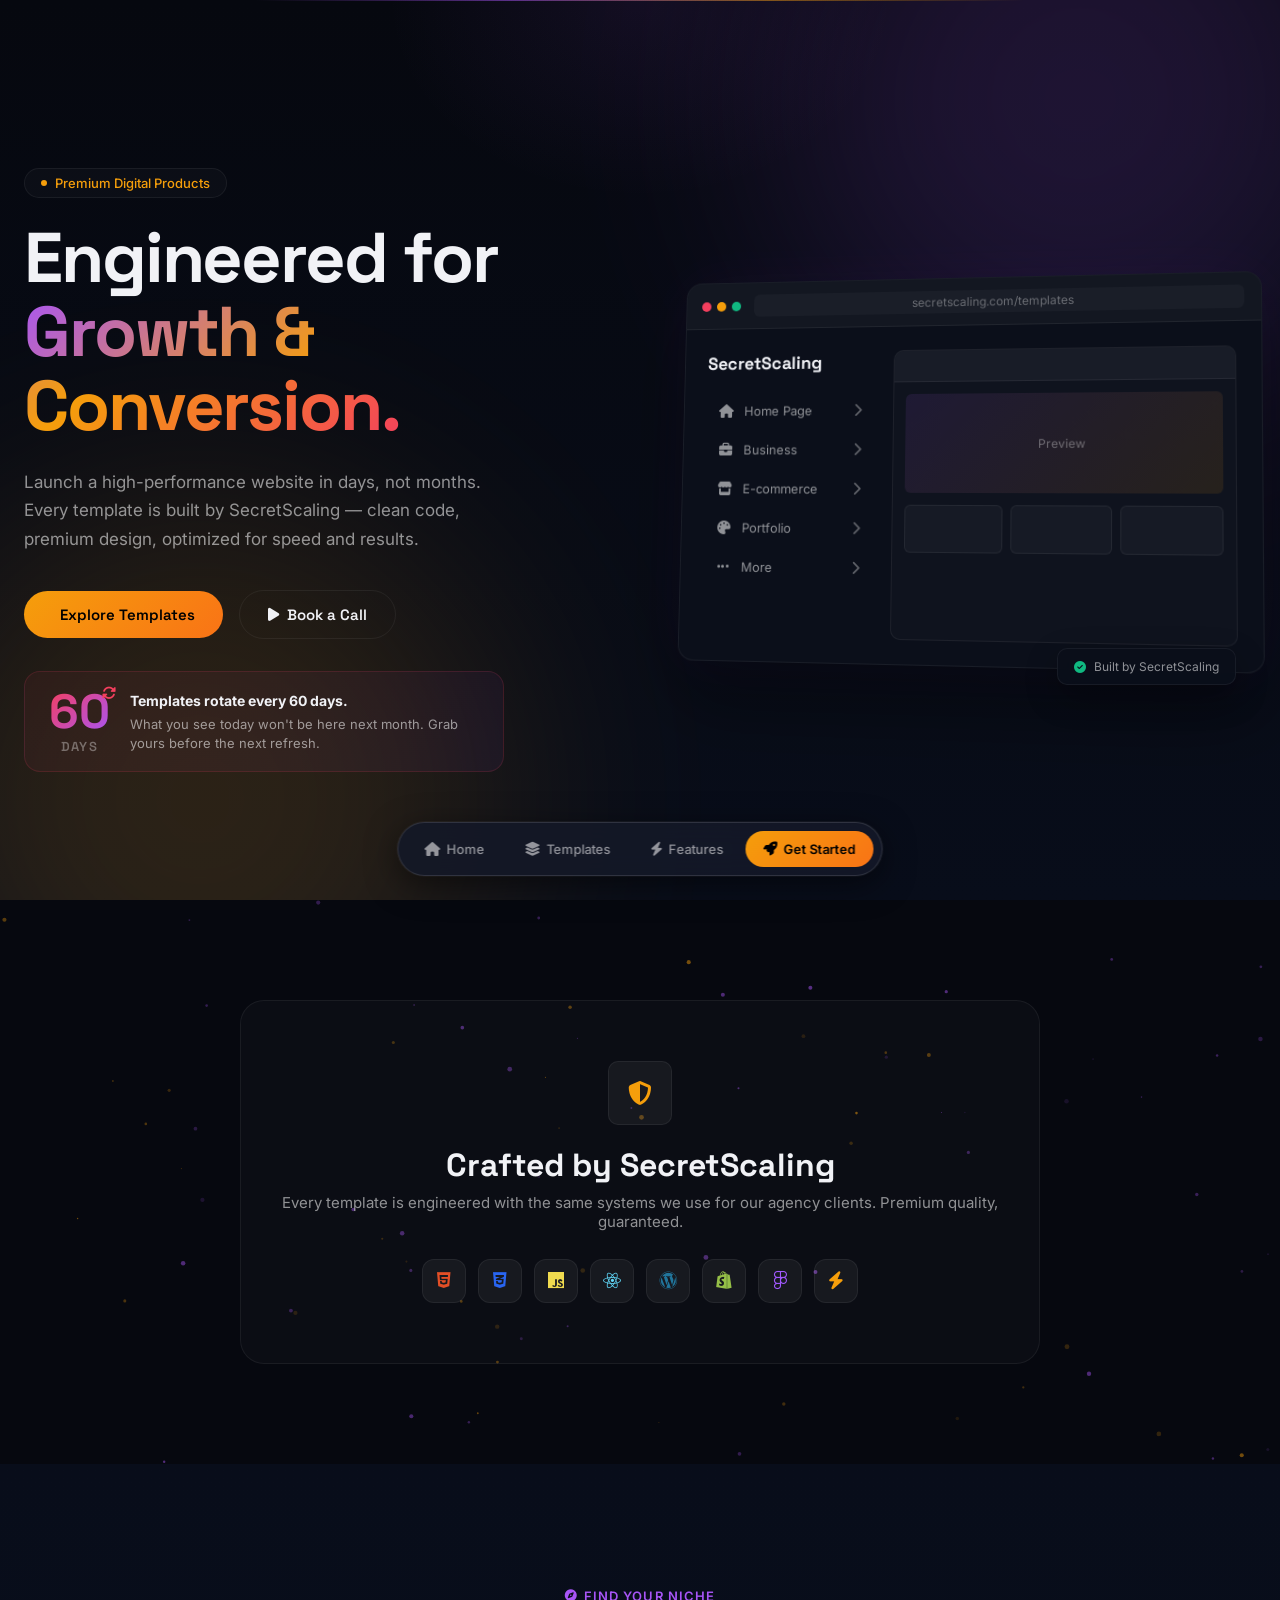
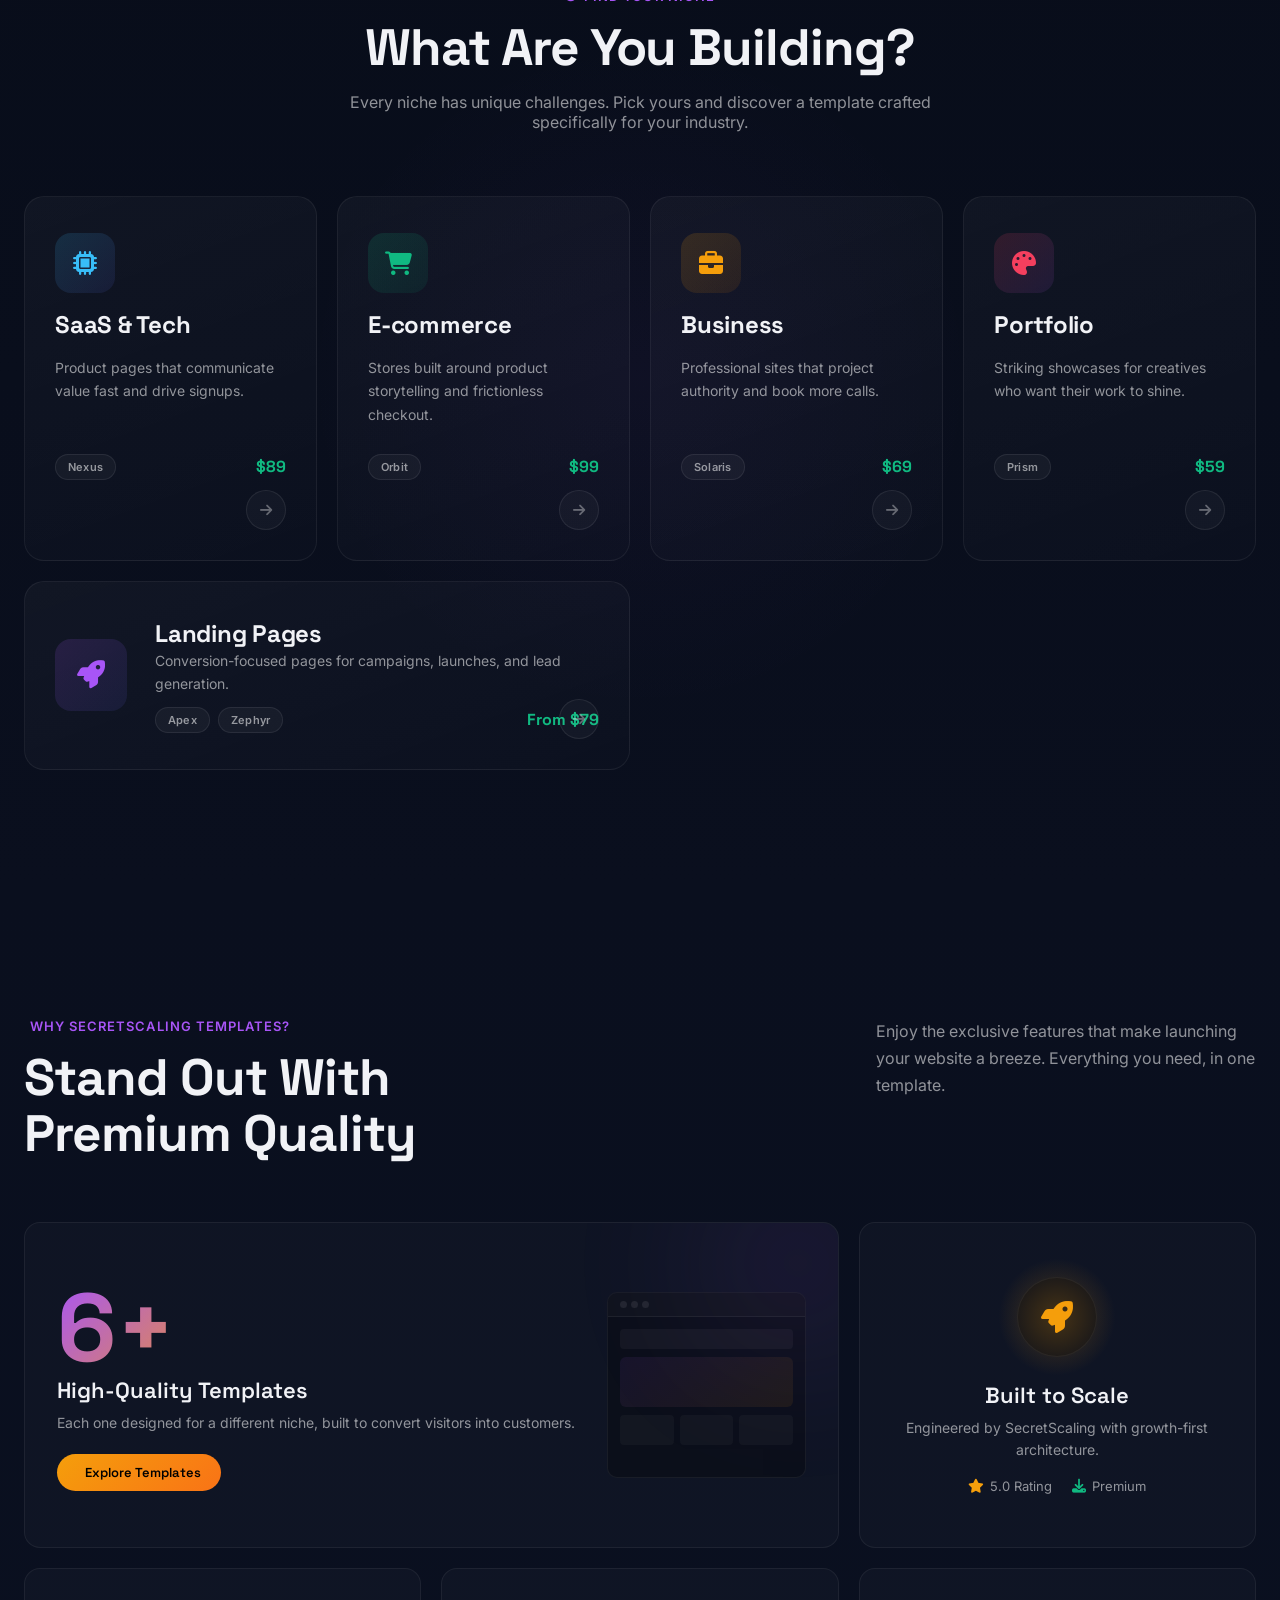
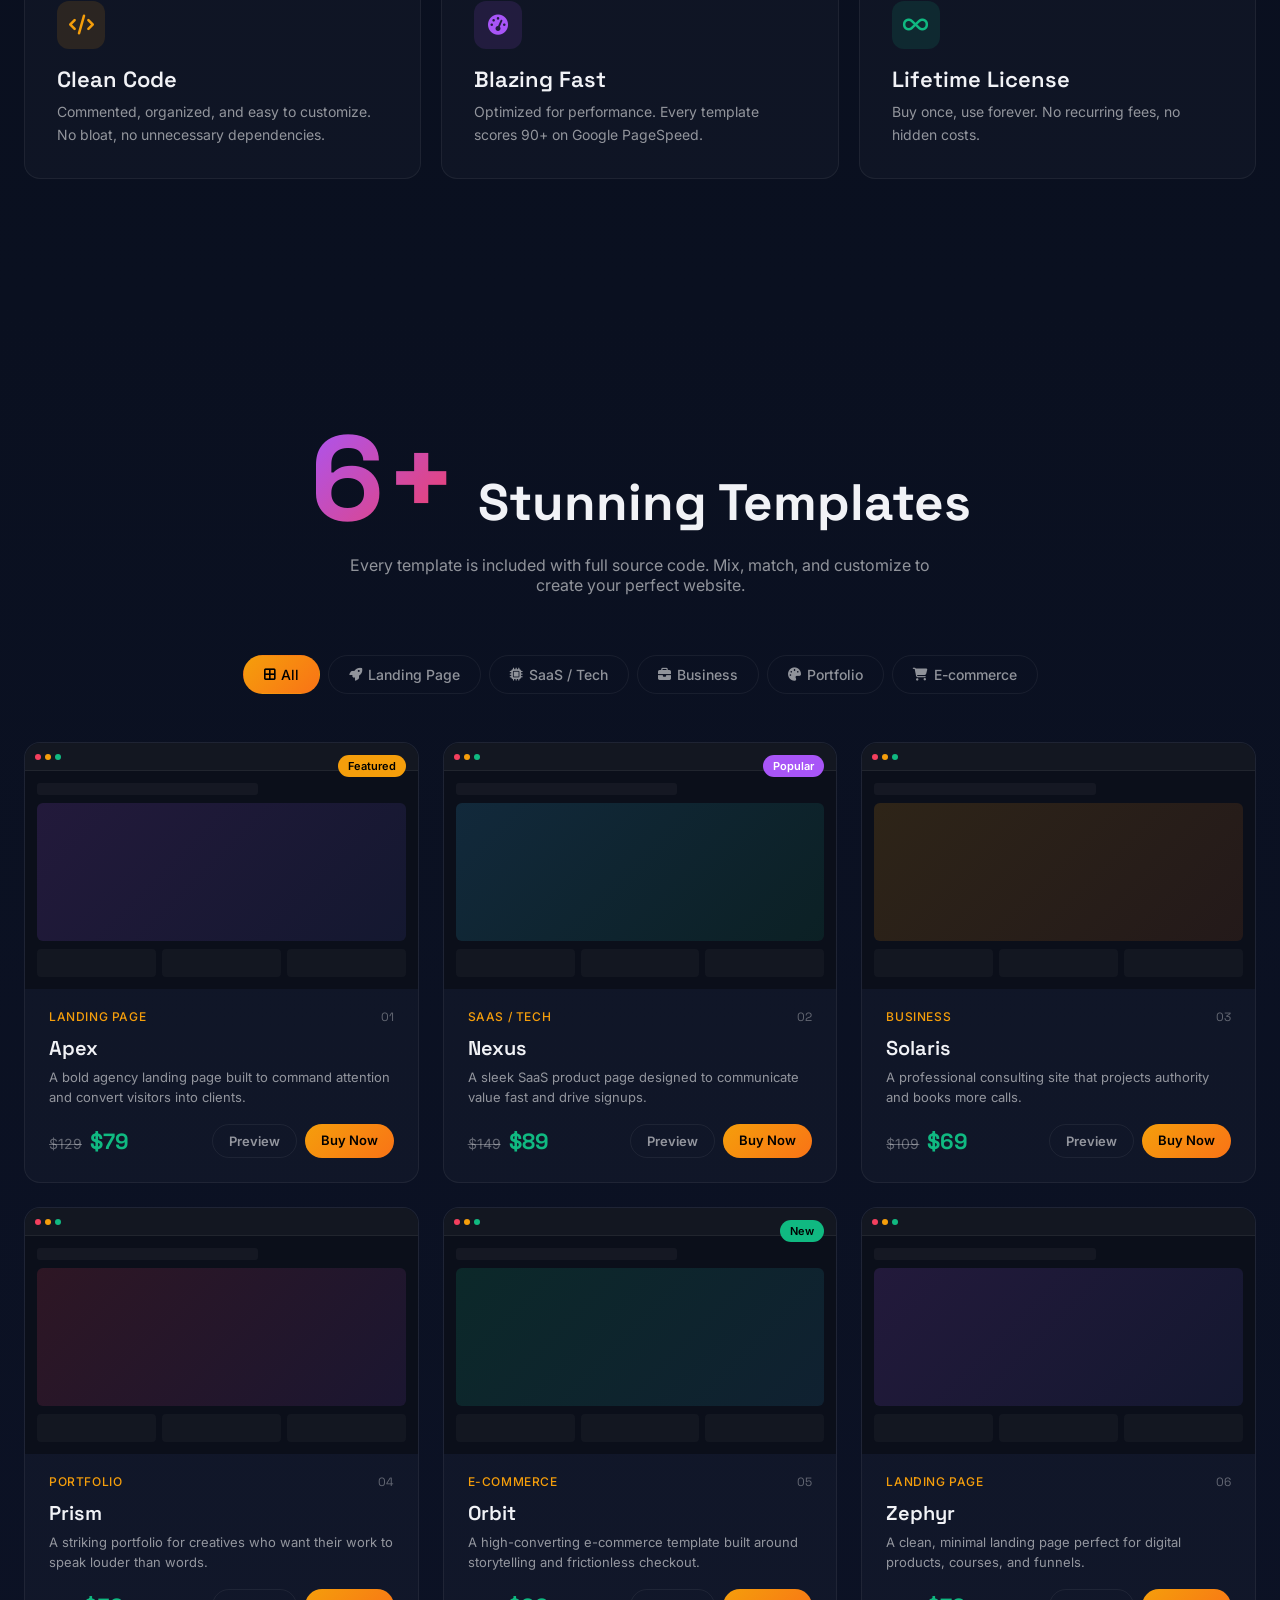
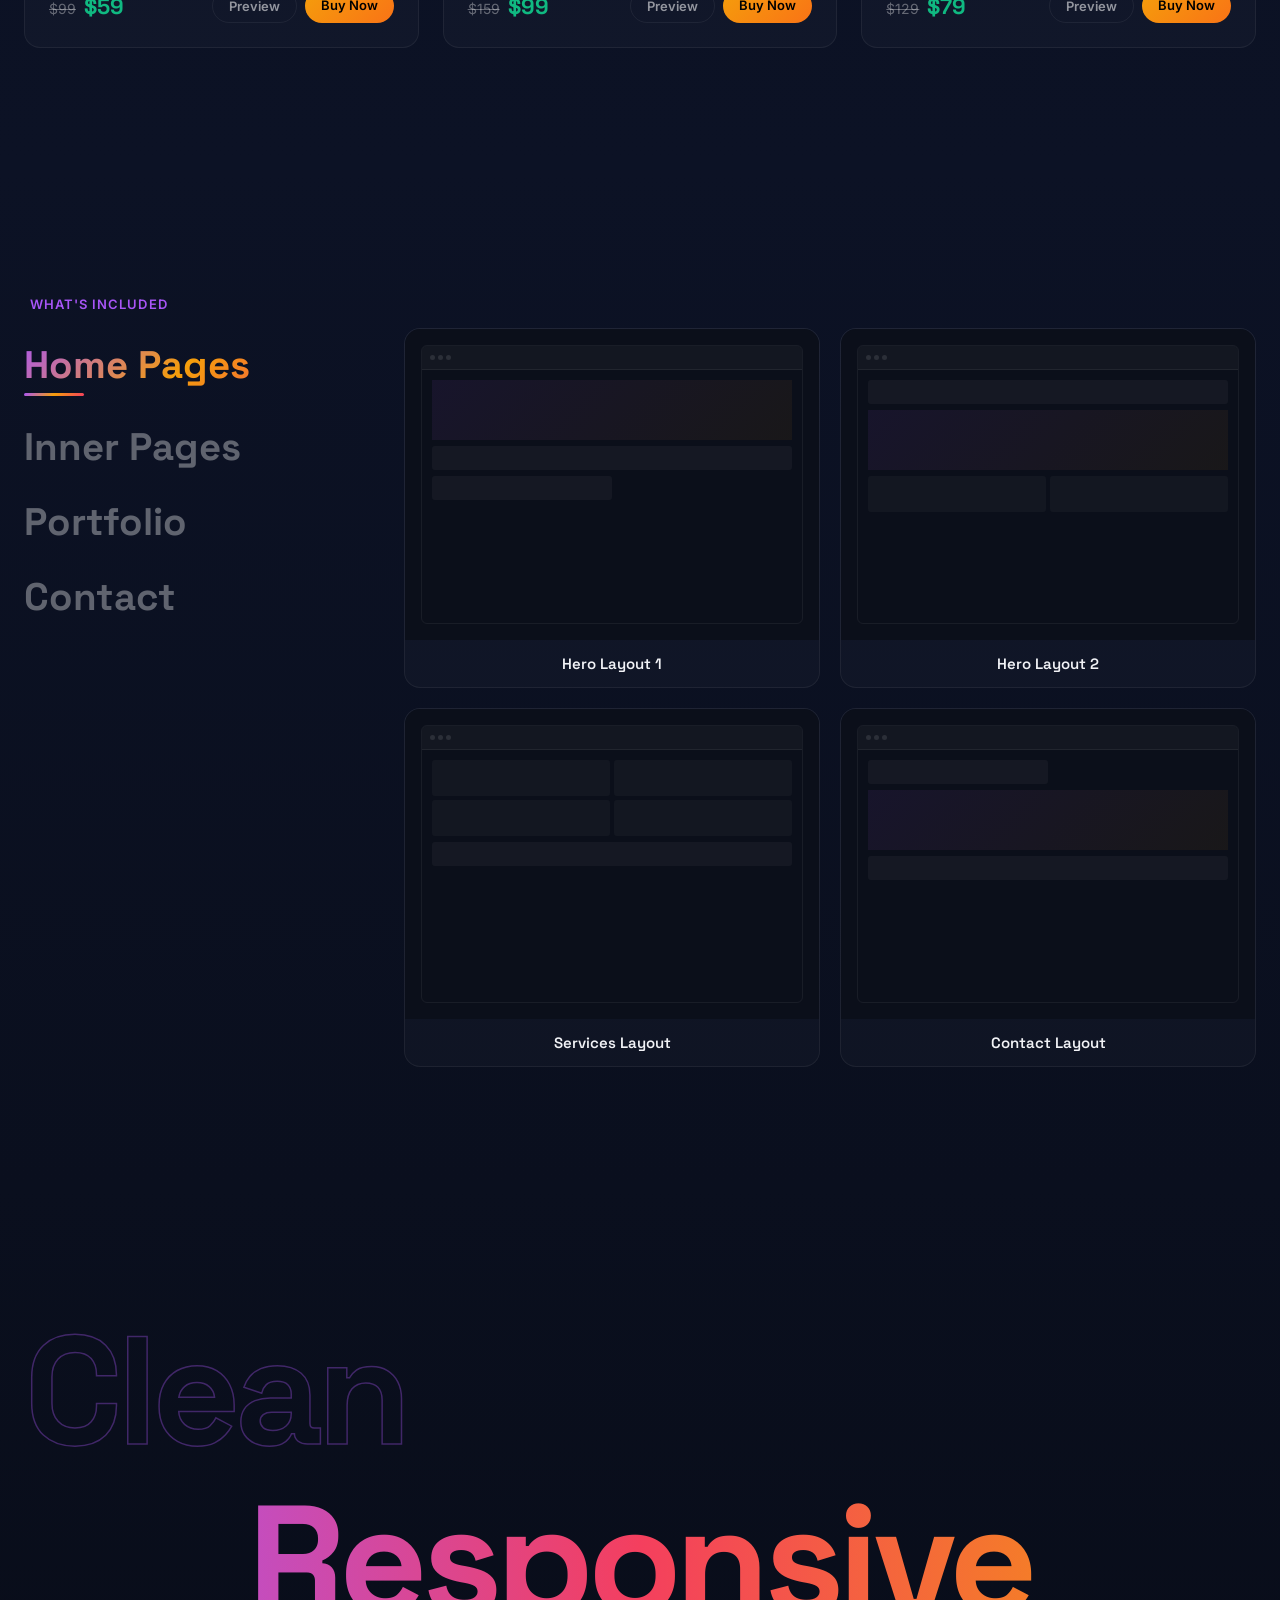
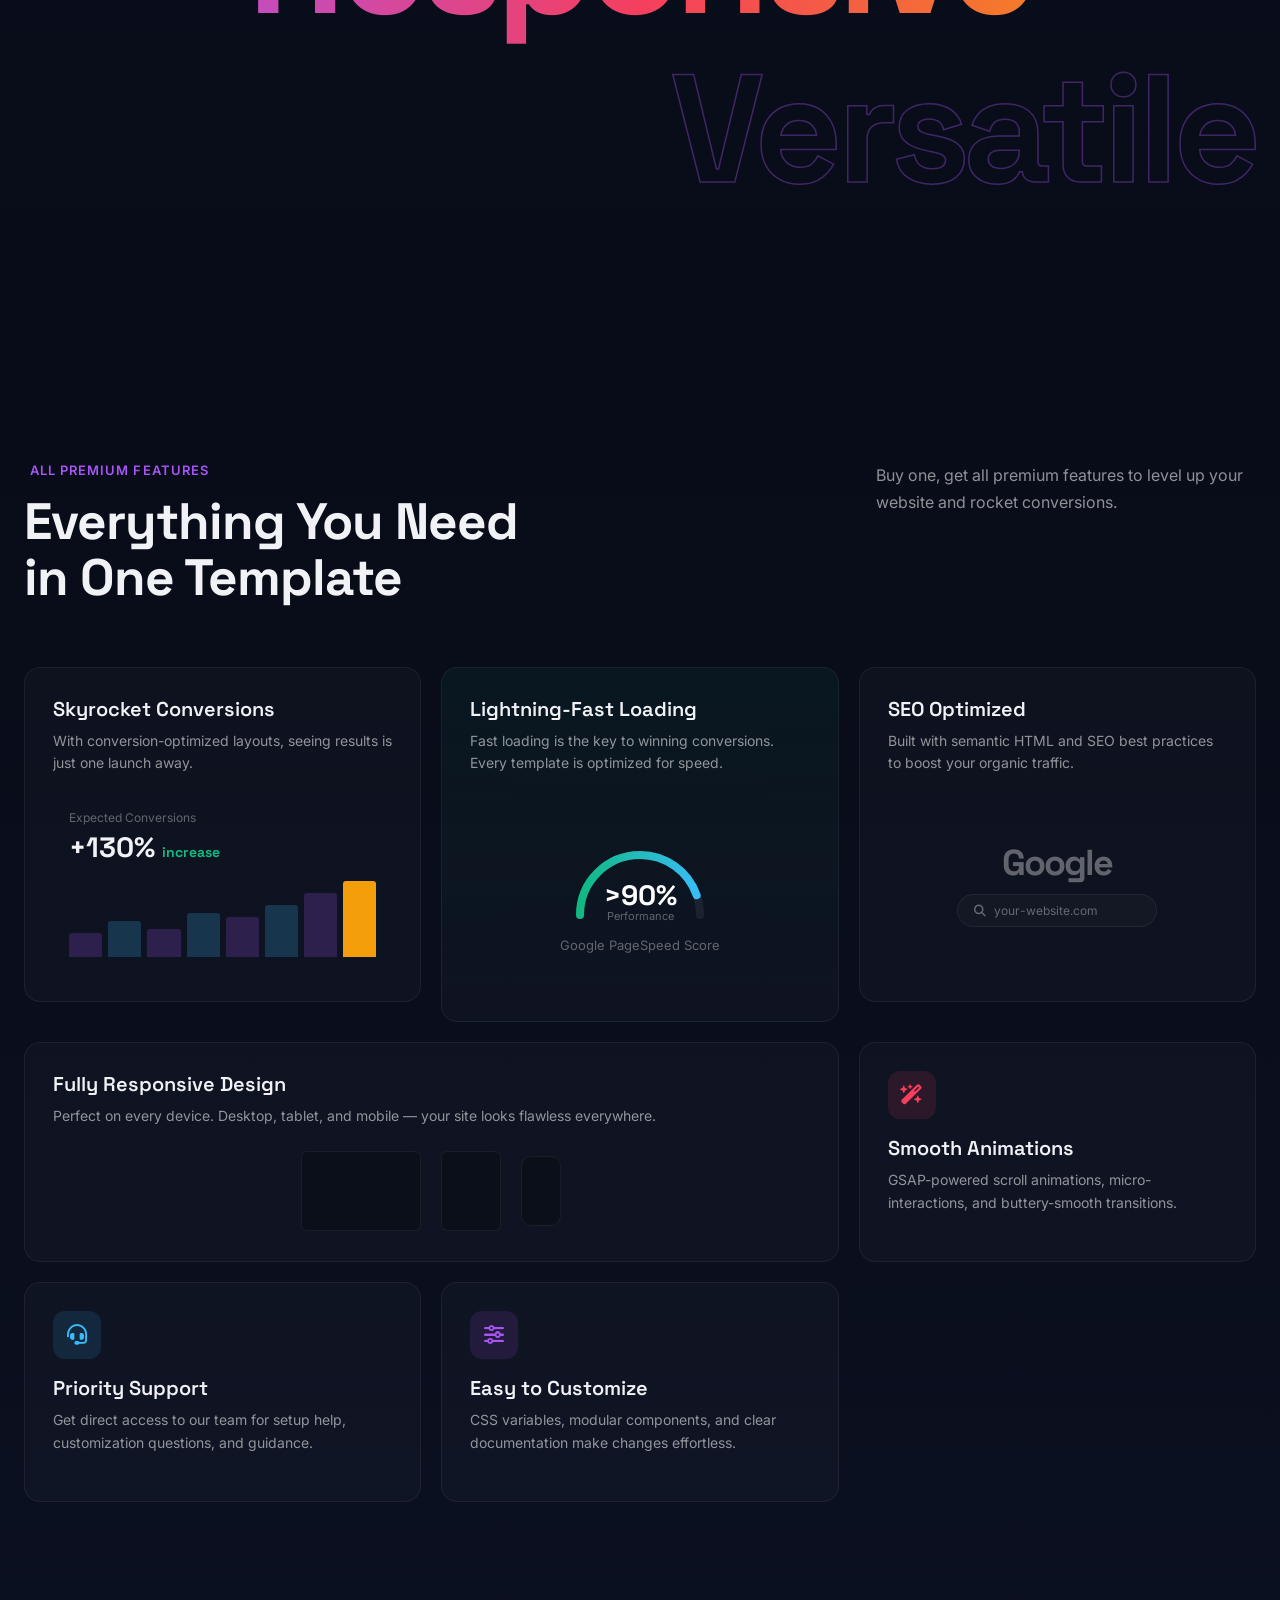
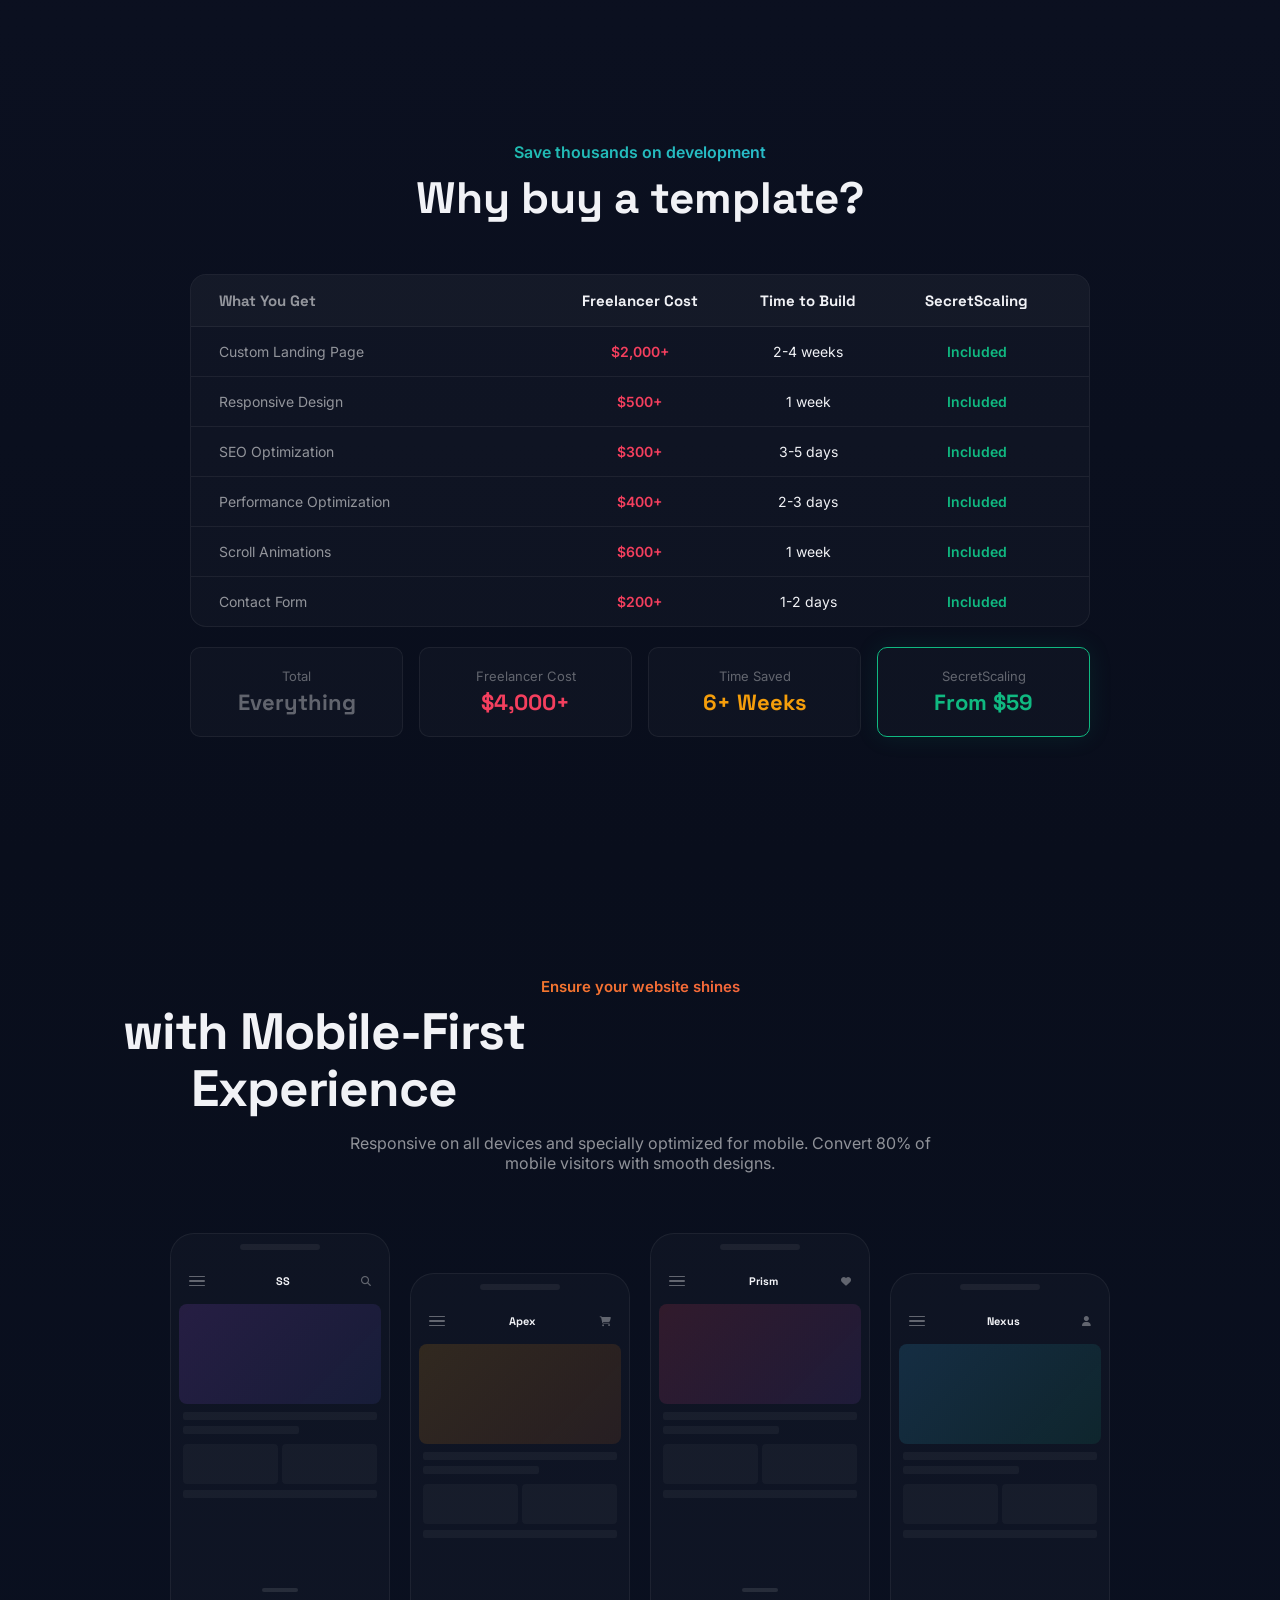
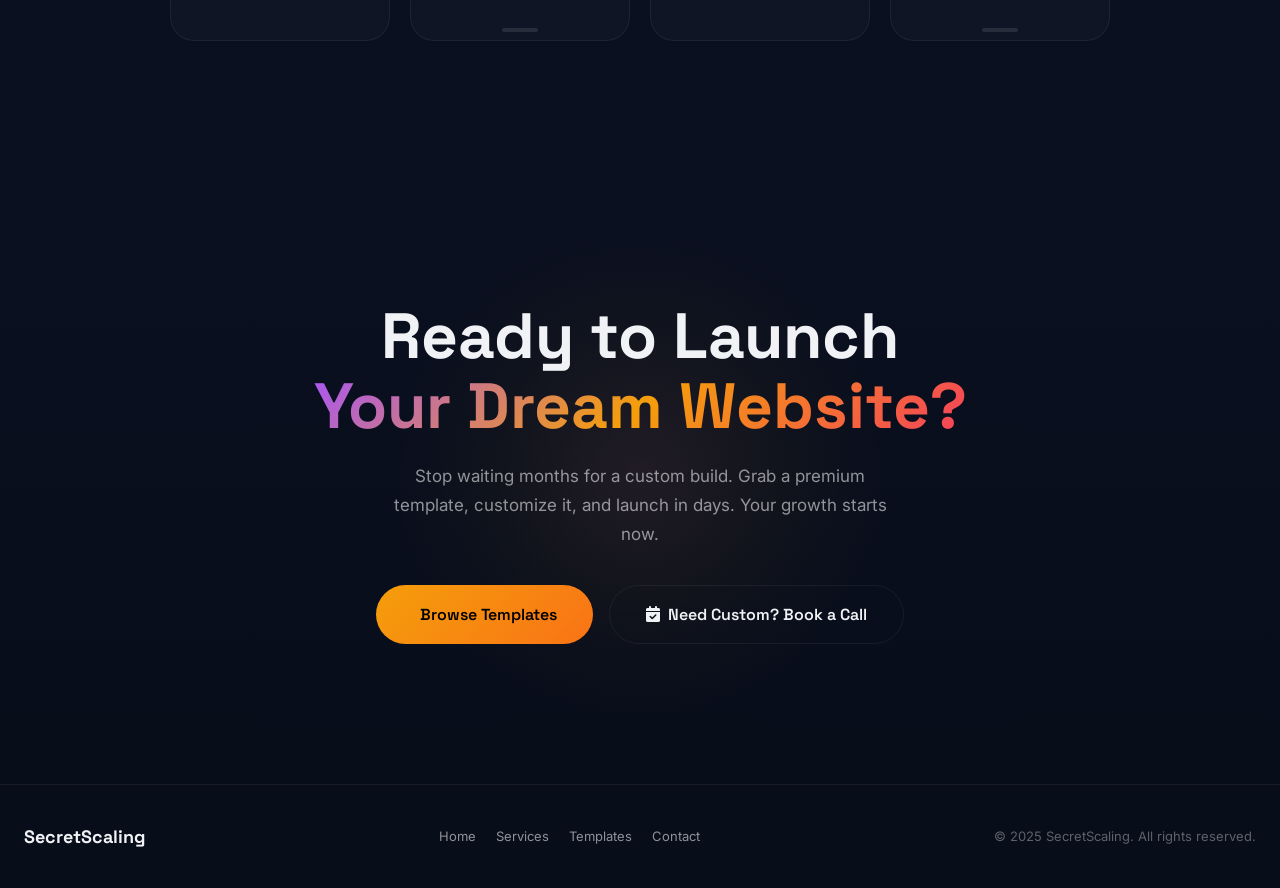
<file: website/templates.html>
<!DOCTYPE html>
<html lang="en">
<head>
    <meta charset="UTF-8">
    <meta name="viewport" content="width=device-width, initial-scale=1.0">
    <title>Premium Templates — SecretScaling</title>
    <link rel="icon" type="image/png" href="images/logo/favicon.png">
    <link rel="preconnect" href="https://fonts.googleapis.com">
    <link rel="preconnect" href="https://fonts.gstatic.com" crossorigin>
    <link href="https://fonts.googleapis.com/css2?family=Inter:wght@300;400;500;600;700;800;900&family=Space+Grotesk:wght@400;500;600;700&display=swap" rel="stylesheet">
    <link rel="stylesheet" href="https://cdnjs.cloudflare.com/ajax/libs/font-awesome/6.5.1/css/all.min.css">
    <link rel="stylesheet" href="css/templates.css">
</head>
<body>

    <!-- NAV -->
    <nav class="t-nav" id="tNav">
        <a href="index.html">
            <i class="fa-solid fa-house"></i>
            <span>Home</span>
        </a>
        <a href="#showcase">
            <i class="fa-solid fa-layer-group"></i>
            <span>Templates</span>
        </a>
        <a href="#features">
            <i class="fa-solid fa-bolt"></i>
            <span>Features</span>
        </a>
        <a href="#cta" class="t-nav-cta">
            <i class="fa-solid fa-rocket"></i>
            <span>Get Started</span>
        </a>
    </nav>

    <!-- SCROLL TO TOP -->
    <button class="t-scroll-top" id="scrollTop" aria-label="Scroll to top">
        <i class="fa-solid fa-chevron-up"></i>
    </button>

    <!-- ========== HERO ========== -->
    <section class="t-hero" id="hero">
        <div class="t-hero-glow t-hero-glow--violet"></div>
        <div class="t-hero-glow t-hero-glow--amber"></div>
        <div class="t-hero-toplight"></div>
        <div class="t-hero-topglow"></div>

        <div class="container t-hero-inner">
            <div class="t-hero-left">
                <div class="t-hero-badge reveal">
                    <span class="t-hero-badge-dot"></span>
                    Premium Digital Products
                </div>
                <h1 class="t-hero-title reveal reveal-delay-1">
                    Engineered for<br>
                    <span class="t-hero-title-gradient">Growth &amp; Conversion.</span>
                </h1>
                <p class="t-hero-sub reveal reveal-delay-2">
                    Launch a high-performance website in days, not months. Every template is built by SecretScaling &mdash; clean code, premium design, optimized for speed and results.
                </p>
                <div class="t-hero-actions reveal reveal-delay-3">
                    <a href="#showcase" class="t-btn t-btn--primary">
                        <i class="fa-solid fa-grid-2"></i>
                        Explore Templates
                    </a>
                    <a href="index.html#contact" class="t-btn t-btn--ghost">
                        <i class="fa-solid fa-play"></i>
                        Book a Call
                    </a>
                </div>
                <div class="t-hero-refresh reveal reveal-delay-4">
                    <div class="t-hero-refresh-counter">
                        <i class="fa-solid fa-rotate"></i>
                        <span class="t-hero-refresh-num">60</span>
                        <span class="t-hero-refresh-unit">days</span>
                    </div>
                    <div class="t-hero-refresh-text">
                        <strong>Templates rotate every 60 days.</strong>
                        <span>What you see today won't be here next month. Grab yours before the next refresh.</span>
                    </div>
                </div>
            </div>

            <div class="t-hero-device reveal reveal-delay-2">
                <div class="t-device-frame">
                    <div class="t-device-chrome">
                        <div class="t-device-dot"></div>
                        <div class="t-device-dot"></div>
                        <div class="t-device-dot"></div>
                        <div class="t-device-url">secretscaling.com/templates</div>
                    </div>
                    <div class="t-device-screen">
                        <div class="t-device-sidebar">
                            <div class="t-device-sidebar-title">SecretScaling</div>
                            <div class="t-device-sidebar-item">
                                <i class="fa-solid fa-house"></i>
                                Home Page
                                <span class="arrow"><i class="fa-solid fa-chevron-right"></i></span>
                            </div>
                            <div class="t-device-sidebar-item">
                                <i class="fa-solid fa-briefcase"></i>
                                Business
                                <span class="arrow"><i class="fa-solid fa-chevron-right"></i></span>
                            </div>
                            <div class="t-device-sidebar-item">
                                <i class="fa-solid fa-store"></i>
                                E-commerce
                                <span class="arrow"><i class="fa-solid fa-chevron-right"></i></span>
                            </div>
                            <div class="t-device-sidebar-item">
                                <i class="fa-solid fa-palette"></i>
                                Portfolio
                                <span class="arrow"><i class="fa-solid fa-chevron-right"></i></span>
                            </div>
                            <div class="t-device-sidebar-item">
                                <i class="fa-solid fa-ellipsis"></i>
                                More
                                <span class="arrow"><i class="fa-solid fa-chevron-right"></i></span>
                            </div>
                        </div>
                        <div class="t-device-main">
                            <div class="t-device-main-header"></div>
                            <div class="t-device-main-hero">Preview</div>
                            <div class="t-device-main-cards">
                                <div class="t-device-main-card"></div>
                                <div class="t-device-main-card"></div>
                                <div class="t-device-main-card"></div>
                            </div>
                        </div>
                    </div>
                </div>
                <div class="t-device-float-badge">
                    <i class="fa-solid fa-circle-check"></i>
                    Built by SecretScaling
                </div>
            </div>
        </div>
    </section>

    <!-- ========== TRUST ========== -->
    <section class="t-trust">
        <canvas class="t-trust-canvas" id="trustCanvas"></canvas>
        <div class="container">
            <div class="t-trust-card reveal">
                <div class="t-trust-icon">
                    <i class="fa-solid fa-shield-halved"></i>
                </div>
                <h2 class="t-trust-title">Crafted by SecretScaling</h2>
                <p class="t-trust-sub">Every template is engineered with the same systems we use for our agency clients. Premium quality, guaranteed.</p>
                <div class="t-trust-badges">
                    <div class="t-trust-badge-item"><i class="fa-brands fa-html5" style="color:#e34f26;"></i></div>
                    <div class="t-trust-badge-item"><i class="fa-brands fa-css3-alt" style="color:#2965f1;"></i></div>
                    <div class="t-trust-badge-item"><i class="fa-brands fa-js" style="color:#f0db4f;"></i></div>
                    <div class="t-trust-badge-item"><i class="fa-brands fa-react" style="color:#61dafb;"></i></div>
                    <div class="t-trust-badge-item"><i class="fa-brands fa-wordpress" style="color:#21759b;"></i></div>
                    <div class="t-trust-badge-item"><i class="fa-brands fa-shopify" style="color:#95bf47;"></i></div>
                    <div class="t-trust-badge-item"><i class="fa-brands fa-figma" style="color:#a259ff;"></i></div>
                    <div class="t-trust-badge-item"><i class="fa-solid fa-bolt" style="color:#f59e0b;"></i></div>
                </div>
            </div>
        </div>
    </section>

    <!-- ========== NICHE PICKER ========== -->
    <section class="t-niches" id="niches">
        <div class="container">
            <div class="t-niches-header reveal">
                <div class="t-section-badge">
                    <i class="fa-solid fa-compass"></i>
                    Find Your Niche
                </div>
                <h2 class="t-section-title" style="text-align:center; max-width:100%;">What Are You Building?</h2>
                <p class="t-showcase-sub" style="margin-top:16px;">
                    Every niche has unique challenges. Pick yours and discover a template crafted specifically for your industry.
                </p>
            </div>

            <div class="t-niches-grid">
                <a href="templates/saas.html" class="t-niche-tile t-niche-tile--saas reveal">
                    <div class="t-niche-tile-glow"></div>
                    <div class="t-niche-tile-icon">
                        <i class="fa-solid fa-microchip"></i>
                    </div>
                    <h3 class="t-niche-tile-title">SaaS &amp; Tech</h3>
                    <p class="t-niche-tile-desc">Product pages that communicate value fast and drive signups.</p>
                    <div class="t-niche-tile-template">
                        <span class="t-niche-tile-tag">Nexus</span>
                        <span class="t-niche-tile-price">$89</span>
                    </div>
                    <div class="t-niche-tile-arrow">
                        <i class="fa-solid fa-arrow-right"></i>
                    </div>
                </a>

                <a href="templates/ecommerce.html" class="t-niche-tile t-niche-tile--ecommerce reveal reveal-delay-1">
                    <div class="t-niche-tile-glow"></div>
                    <div class="t-niche-tile-icon">
                        <i class="fa-solid fa-cart-shopping"></i>
                    </div>
                    <h3 class="t-niche-tile-title">E-commerce</h3>
                    <p class="t-niche-tile-desc">Stores built around product storytelling and frictionless checkout.</p>
                    <div class="t-niche-tile-template">
                        <span class="t-niche-tile-tag">Orbit</span>
                        <span class="t-niche-tile-price">$99</span>
                    </div>
                    <div class="t-niche-tile-arrow">
                        <i class="fa-solid fa-arrow-right"></i>
                    </div>
                </a>

                <a href="templates/business.html" class="t-niche-tile t-niche-tile--business reveal reveal-delay-2">
                    <div class="t-niche-tile-glow"></div>
                    <div class="t-niche-tile-icon">
                        <i class="fa-solid fa-briefcase"></i>
                    </div>
                    <h3 class="t-niche-tile-title">Business</h3>
                    <p class="t-niche-tile-desc">Professional sites that project authority and book more calls.</p>
                    <div class="t-niche-tile-template">
                        <span class="t-niche-tile-tag">Solaris</span>
                        <span class="t-niche-tile-price">$69</span>
                    </div>
                    <div class="t-niche-tile-arrow">
                        <i class="fa-solid fa-arrow-right"></i>
                    </div>
                </a>

                <a href="templates/portfolio.html" class="t-niche-tile t-niche-tile--portfolio reveal">
                    <div class="t-niche-tile-glow"></div>
                    <div class="t-niche-tile-icon">
                        <i class="fa-solid fa-palette"></i>
                    </div>
                    <h3 class="t-niche-tile-title">Portfolio</h3>
                    <p class="t-niche-tile-desc">Striking showcases for creatives who want their work to shine.</p>
                    <div class="t-niche-tile-template">
                        <span class="t-niche-tile-tag">Prism</span>
                        <span class="t-niche-tile-price">$59</span>
                    </div>
                    <div class="t-niche-tile-arrow">
                        <i class="fa-solid fa-arrow-right"></i>
                    </div>
                </a>

                <a href="templates/landing-page.html" class="t-niche-tile t-niche-tile--landing t-niche-tile--wide reveal reveal-delay-1">
                    <div class="t-niche-tile-glow"></div>
                    <div class="t-niche-tile-icon">
                        <i class="fa-solid fa-rocket"></i>
                    </div>
                    <div>
                        <h3 class="t-niche-tile-title">Landing Pages</h3>
                        <p class="t-niche-tile-desc">Conversion-focused pages for campaigns, launches, and lead generation.</p>
                        <div class="t-niche-tile-template">
                            <span class="t-niche-tile-tag">Apex</span>
                            <span class="t-niche-tile-tag">Zephyr</span>
                            <span class="t-niche-tile-price">From $79</span>
                        </div>
                    </div>
                    <div class="t-niche-tile-arrow">
                        <i class="fa-solid fa-arrow-right"></i>
                    </div>
                </a>
            </div>
        </div>
    </section>

    <!-- ========== WHY SECTION ========== -->
    <section class="t-why" id="why">
        <div class="container">
            <div class="t-section-header reveal">
                <div>
                    <div class="t-section-badge">
                        <i class="fa-solid fa-sparkles"></i>
                        Why SecretScaling Templates?
                    </div>
                    <h2 class="t-section-title">Stand Out With<br>Premium Quality</h2>
                </div>
                <p class="t-section-desc">
                    Enjoy the exclusive features that make launching your website a breeze. Everything you need, in one template.
                </p>
            </div>

            <div class="t-bento">
                <!-- Large card: demos + device -->
                <div class="t-bento-card t-bento-card--large reveal">
                    <div>
                        <div class="t-bento-big-num">6+</div>
                        <h3 class="t-bento-card-title">High-Quality Templates</h3>
                        <p class="t-bento-card-desc">Each one designed for a different niche, built to convert visitors into customers.</p>
                        <a href="#showcase" class="t-btn t-btn--primary" style="margin-top:20px; font-size:13px; padding:10px 20px;">
                            <i class="fa-solid fa-grid-2"></i>
                            Explore Templates
                        </a>
                    </div>
                    <div class="t-bento-device">
                        <div class="t-bento-device-chrome">
                            <div class="t-bento-device-dot"></div>
                            <div class="t-bento-device-dot"></div>
                            <div class="t-bento-device-dot"></div>
                        </div>
                        <div class="t-bento-device-screen">
                            <div class="t-bento-device-bar"></div>
                            <div class="t-bento-device-block"></div>
                            <div class="t-bento-device-cols">
                                <div class="t-bento-device-col"></div>
                                <div class="t-bento-device-col"></div>
                                <div class="t-bento-device-col"></div>
                            </div>
                        </div>
                    </div>
                    <div class="t-bento-card-glow" style="top:-60px;right:-60px;background:var(--accent-violet);"></div>
                </div>

                <!-- Right card: glow icon -->
                <div class="t-bento-card reveal reveal-delay-1">
                    <div class="t-bento-glow-wrap">
                        <div class="t-bento-glow-icon">
                            <i class="fa-solid fa-rocket"></i>
                        </div>
                        <h3 class="t-bento-card-title">Built to Scale</h3>
                        <p class="t-bento-card-desc" style="text-align:center;">Engineered by SecretScaling with growth-first architecture.</p>
                        <div class="t-bento-glow-stat">
                            <div class="t-bento-glow-stat-item">
                                <i class="fa-solid fa-star" style="color:var(--accent-amber);"></i>
                                5.0 Rating
                            </div>
                            <div class="t-bento-glow-stat-item">
                                <i class="fa-solid fa-download" style="color:var(--accent-emerald);"></i>
                                Premium
                            </div>
                        </div>
                    </div>
                </div>

                <!-- 3 small cards -->
                <div class="t-bento-card reveal">
                    <div class="t-bento-card-icon t-bento-card-icon--amber">
                        <i class="fa-solid fa-code"></i>
                    </div>
                    <h3 class="t-bento-card-title">Clean Code</h3>
                    <p class="t-bento-card-desc">Commented, organized, and easy to customize. No bloat, no unnecessary dependencies.</p>
                </div>
                <div class="t-bento-card reveal reveal-delay-1">
                    <div class="t-bento-card-icon t-bento-card-icon--violet">
                        <i class="fa-solid fa-gauge-high"></i>
                    </div>
                    <h3 class="t-bento-card-title">Blazing Fast</h3>
                    <p class="t-bento-card-desc">Optimized for performance. Every template scores 90+ on Google PageSpeed.</p>
                </div>
                <div class="t-bento-card reveal reveal-delay-2">
                    <div class="t-bento-card-icon t-bento-card-icon--emerald">
                        <i class="fa-solid fa-infinity"></i>
                    </div>
                    <h3 class="t-bento-card-title">Lifetime License</h3>
                    <p class="t-bento-card-desc">Buy once, use forever. No recurring fees, no hidden costs.</p>
                </div>
            </div>
        </div>
    </section>

    <div class="t-divider"></div>

    <!-- ========== TEMPLATES SHOWCASE ========== -->
    <section class="t-showcase" id="showcase">
        <div class="container">
            <div class="t-showcase-heading reveal">
                <div class="t-showcase-big">
                    <span class="t-showcase-num">6+</span>
                    <span class="t-showcase-label">Stunning Templates</span>
                </div>
                <p class="t-showcase-sub">
                    Every template is included with full source code. Mix, match, and customize to create your perfect website.
                </p>
            </div>

            <div class="t-filter reveal">
                <button class="t-filter-btn active" data-filter="all">
                    <i class="fa-solid fa-border-all"></i> All
                </button>
                <button class="t-filter-btn" data-filter="landing-page">
                    <i class="fa-solid fa-rocket"></i> Landing Page
                </button>
                <button class="t-filter-btn" data-filter="saas">
                    <i class="fa-solid fa-microchip"></i> SaaS / Tech
                </button>
                <button class="t-filter-btn" data-filter="business">
                    <i class="fa-solid fa-briefcase"></i> Business
                </button>
                <button class="t-filter-btn" data-filter="portfolio">
                    <i class="fa-solid fa-palette"></i> Portfolio
                </button>
                <button class="t-filter-btn" data-filter="ecommerce">
                    <i class="fa-solid fa-cart-shopping"></i> E-commerce
                </button>
            </div>

            <div class="t-grid" id="tGrid">

                <!-- Card 1: Apex -->
                <div class="t-card reveal" data-category="landing-page">
                    <div class="t-card-preview">
                        <div class="t-card-mockup">
                            <div class="t-card-mock-nav">
                                <div class="t-card-mock-dot"></div>
                                <div class="t-card-mock-dot"></div>
                                <div class="t-card-mock-dot"></div>
                            </div>
                            <div class="t-card-mock-content">
                                <div class="t-card-mock-bar t-card-mock-bar--short"></div>
                                <div class="t-card-mock-hero-block"></div>
                                <div class="t-card-mock-cols">
                                    <div class="t-card-mock-col"></div>
                                    <div class="t-card-mock-col"></div>
                                    <div class="t-card-mock-col"></div>
                                </div>
                            </div>
                        </div>
                        <span class="t-card-tag-float t-tag--featured">Featured</span>
                    </div>
                    <div class="t-card-body">
                        <div class="t-card-meta">
                            <span class="t-card-cat">Landing Page</span>
                            <span class="t-card-number">01</span>
                        </div>
                        <h3 class="t-card-title">Apex</h3>
                        <p class="t-card-desc">A bold agency landing page built to command attention and convert visitors into clients.</p>
                        <div class="t-card-footer">
                            <div class="t-card-price">
                                <span class="t-card-price-old">$129</span>
                                <span class="t-card-price-now">$79</span>
                            </div>
                            <div class="t-card-actions">
                                <a href="templates/landing-page.html" class="t-card-btn t-card-btn--preview">Preview</a>
                                <a href="#" class="t-card-btn t-card-btn--buy">Buy Now</a>
                            </div>
                        </div>
                    </div>
                </div>

                <!-- Card 2: Nexus -->
                <div class="t-card reveal reveal-delay-1" data-category="saas">
                    <div class="t-card-preview">
                        <div class="t-card-mockup">
                            <div class="t-card-mock-nav">
                                <div class="t-card-mock-dot"></div>
                                <div class="t-card-mock-dot"></div>
                                <div class="t-card-mock-dot"></div>
                            </div>
                            <div class="t-card-mock-content">
                                <div class="t-card-mock-bar t-card-mock-bar--short"></div>
                                <div class="t-card-mock-hero-block"></div>
                                <div class="t-card-mock-cols">
                                    <div class="t-card-mock-col"></div>
                                    <div class="t-card-mock-col"></div>
                                    <div class="t-card-mock-col"></div>
                                </div>
                            </div>
                        </div>
                        <span class="t-card-tag-float t-tag--popular">Popular</span>
                    </div>
                    <div class="t-card-body">
                        <div class="t-card-meta">
                            <span class="t-card-cat">SaaS / Tech</span>
                            <span class="t-card-number">02</span>
                        </div>
                        <h3 class="t-card-title">Nexus</h3>
                        <p class="t-card-desc">A sleek SaaS product page designed to communicate value fast and drive signups.</p>
                        <div class="t-card-footer">
                            <div class="t-card-price">
                                <span class="t-card-price-old">$149</span>
                                <span class="t-card-price-now">$89</span>
                            </div>
                            <div class="t-card-actions">
                                <a href="templates/saas.html" class="t-card-btn t-card-btn--preview">Preview</a>
                                <a href="#" class="t-card-btn t-card-btn--buy">Buy Now</a>
                            </div>
                        </div>
                    </div>
                </div>

                <!-- Card 3: Solaris -->
                <div class="t-card reveal reveal-delay-2" data-category="business">
                    <div class="t-card-preview">
                        <div class="t-card-mockup">
                            <div class="t-card-mock-nav">
                                <div class="t-card-mock-dot"></div>
                                <div class="t-card-mock-dot"></div>
                                <div class="t-card-mock-dot"></div>
                            </div>
                            <div class="t-card-mock-content">
                                <div class="t-card-mock-bar t-card-mock-bar--short"></div>
                                <div class="t-card-mock-hero-block"></div>
                                <div class="t-card-mock-cols">
                                    <div class="t-card-mock-col"></div>
                                    <div class="t-card-mock-col"></div>
                                    <div class="t-card-mock-col"></div>
                                </div>
                            </div>
                        </div>
                    </div>
                    <div class="t-card-body">
                        <div class="t-card-meta">
                            <span class="t-card-cat">Business</span>
                            <span class="t-card-number">03</span>
                        </div>
                        <h3 class="t-card-title">Solaris</h3>
                        <p class="t-card-desc">A professional consulting site that projects authority and books more calls.</p>
                        <div class="t-card-footer">
                            <div class="t-card-price">
                                <span class="t-card-price-old">$109</span>
                                <span class="t-card-price-now">$69</span>
                            </div>
                            <div class="t-card-actions">
                                <a href="templates/business.html" class="t-card-btn t-card-btn--preview">Preview</a>
                                <a href="#" class="t-card-btn t-card-btn--buy">Buy Now</a>
                            </div>
                        </div>
                    </div>
                </div>

                <!-- Card 4: Prism -->
                <div class="t-card reveal" data-category="portfolio">
                    <div class="t-card-preview">
                        <div class="t-card-mockup">
                            <div class="t-card-mock-nav">
                                <div class="t-card-mock-dot"></div>
                                <div class="t-card-mock-dot"></div>
                                <div class="t-card-mock-dot"></div>
                            </div>
                            <div class="t-card-mock-content">
                                <div class="t-card-mock-bar t-card-mock-bar--short"></div>
                                <div class="t-card-mock-hero-block"></div>
                                <div class="t-card-mock-cols">
                                    <div class="t-card-mock-col"></div>
                                    <div class="t-card-mock-col"></div>
                                    <div class="t-card-mock-col"></div>
                                </div>
                            </div>
                        </div>
                    </div>
                    <div class="t-card-body">
                        <div class="t-card-meta">
                            <span class="t-card-cat">Portfolio</span>
                            <span class="t-card-number">04</span>
                        </div>
                        <h3 class="t-card-title">Prism</h3>
                        <p class="t-card-desc">A striking portfolio for creatives who want their work to speak louder than words.</p>
                        <div class="t-card-footer">
                            <div class="t-card-price">
                                <span class="t-card-price-old">$99</span>
                                <span class="t-card-price-now">$59</span>
                            </div>
                            <div class="t-card-actions">
                                <a href="templates/portfolio.html" class="t-card-btn t-card-btn--preview">Preview</a>
                                <a href="#" class="t-card-btn t-card-btn--buy">Buy Now</a>
                            </div>
                        </div>
                    </div>
                </div>

                <!-- Card 5: Orbit -->
                <div class="t-card reveal reveal-delay-1" data-category="ecommerce">
                    <div class="t-card-preview">
                        <div class="t-card-mockup">
                            <div class="t-card-mock-nav">
                                <div class="t-card-mock-dot"></div>
                                <div class="t-card-mock-dot"></div>
                                <div class="t-card-mock-dot"></div>
                            </div>
                            <div class="t-card-mock-content">
                                <div class="t-card-mock-bar t-card-mock-bar--short"></div>
                                <div class="t-card-mock-hero-block"></div>
                                <div class="t-card-mock-cols">
                                    <div class="t-card-mock-col"></div>
                                    <div class="t-card-mock-col"></div>
                                    <div class="t-card-mock-col"></div>
                                </div>
                            </div>
                        </div>
                        <span class="t-card-tag-float t-tag--new">New</span>
                    </div>
                    <div class="t-card-body">
                        <div class="t-card-meta">
                            <span class="t-card-cat">E-commerce</span>
                            <span class="t-card-number">05</span>
                        </div>
                        <h3 class="t-card-title">Orbit</h3>
                        <p class="t-card-desc">A high-converting e-commerce template built around storytelling and frictionless checkout.</p>
                        <div class="t-card-footer">
                            <div class="t-card-price">
                                <span class="t-card-price-old">$159</span>
                                <span class="t-card-price-now">$99</span>
                            </div>
                            <div class="t-card-actions">
                                <a href="templates/ecommerce.html" class="t-card-btn t-card-btn--preview">Preview</a>
                                <a href="#" class="t-card-btn t-card-btn--buy">Buy Now</a>
                            </div>
                        </div>
                    </div>
                </div>

                <!-- Card 6: Zephyr -->
                <div class="t-card reveal reveal-delay-2" data-category="landing-page">
                    <div class="t-card-preview">
                        <div class="t-card-mockup">
                            <div class="t-card-mock-nav">
                                <div class="t-card-mock-dot"></div>
                                <div class="t-card-mock-dot"></div>
                                <div class="t-card-mock-dot"></div>
                            </div>
                            <div class="t-card-mock-content">
                                <div class="t-card-mock-bar t-card-mock-bar--short"></div>
                                <div class="t-card-mock-hero-block"></div>
                                <div class="t-card-mock-cols">
                                    <div class="t-card-mock-col"></div>
                                    <div class="t-card-mock-col"></div>
                                    <div class="t-card-mock-col"></div>
                                </div>
                            </div>
                        </div>
                    </div>
                    <div class="t-card-body">
                        <div class="t-card-meta">
                            <span class="t-card-cat">Landing Page</span>
                            <span class="t-card-number">06</span>
                        </div>
                        <h3 class="t-card-title">Zephyr</h3>
                        <p class="t-card-desc">A clean, minimal landing page perfect for digital products, courses, and funnels.</p>
                        <div class="t-card-footer">
                            <div class="t-card-price">
                                <span class="t-card-price-old">$129</span>
                                <span class="t-card-price-now">$79</span>
                            </div>
                            <div class="t-card-actions">
                                <a href="templates/landing-page.html" class="t-card-btn t-card-btn--preview">Preview</a>
                                <a href="#" class="t-card-btn t-card-btn--buy">Buy Now</a>
                            </div>
                        </div>
                    </div>
                </div>

            </div>
        </div>
    </section>

    <div class="t-divider"></div>

    <!-- ========== PAGE TYPES ========== -->
    <section class="t-pages" id="pages">
        <div class="container">
            <div class="t-section-badge reveal">
                <i class="fa-solid fa-sparkles"></i>
                What's Included
            </div>
            <div class="t-pages-inner">
                <nav class="t-pages-nav reveal">
                    <span class="t-pages-nav-item active" data-page="home">Home Pages</span>
                    <span class="t-pages-nav-item" data-page="inner">Inner Pages</span>
                    <span class="t-pages-nav-item" data-page="portfolio">Portfolio</span>
                    <span class="t-pages-nav-item" data-page="contact">Contact</span>
                </nav>
                <div class="t-pages-showcase reveal reveal-delay-1">
                    <div class="t-pages-card">
                        <div class="t-pages-card-screen">
                            <div class="t-pages-card-mock">
                                <div class="t-pages-card-mock-nav">
                                    <div class="t-pages-card-mock-dot"></div>
                                    <div class="t-pages-card-mock-dot"></div>
                                    <div class="t-pages-card-mock-dot"></div>
                                </div>
                                <div class="t-pages-card-mock-body">
                                    <div class="t-pages-card-mock-block--wide"></div>
                                    <div class="t-pages-card-mock-block"></div>
                                    <div class="t-pages-card-mock-block t-pages-card-mock-block--half"></div>
                                </div>
                            </div>
                        </div>
                        <div class="t-pages-card-label">Hero Layout 1</div>
                    </div>
                    <div class="t-pages-card">
                        <div class="t-pages-card-screen">
                            <div class="t-pages-card-mock">
                                <div class="t-pages-card-mock-nav">
                                    <div class="t-pages-card-mock-dot"></div>
                                    <div class="t-pages-card-mock-dot"></div>
                                    <div class="t-pages-card-mock-dot"></div>
                                </div>
                                <div class="t-pages-card-mock-body">
                                    <div class="t-pages-card-mock-block"></div>
                                    <div class="t-pages-card-mock-block--wide"></div>
                                    <div class="t-pages-card-mock-grid">
                                        <div class="t-pages-card-mock-grid-item"></div>
                                        <div class="t-pages-card-mock-grid-item"></div>
                                    </div>
                                </div>
                            </div>
                        </div>
                        <div class="t-pages-card-label">Hero Layout 2</div>
                    </div>
                    <div class="t-pages-card">
                        <div class="t-pages-card-screen">
                            <div class="t-pages-card-mock">
                                <div class="t-pages-card-mock-nav">
                                    <div class="t-pages-card-mock-dot"></div>
                                    <div class="t-pages-card-mock-dot"></div>
                                    <div class="t-pages-card-mock-dot"></div>
                                </div>
                                <div class="t-pages-card-mock-body">
                                    <div class="t-pages-card-mock-grid">
                                        <div class="t-pages-card-mock-grid-item"></div>
                                        <div class="t-pages-card-mock-grid-item"></div>
                                        <div class="t-pages-card-mock-grid-item"></div>
                                        <div class="t-pages-card-mock-grid-item"></div>
                                    </div>
                                    <div class="t-pages-card-mock-block"></div>
                                </div>
                            </div>
                        </div>
                        <div class="t-pages-card-label">Services Layout</div>
                    </div>
                    <div class="t-pages-card">
                        <div class="t-pages-card-screen">
                            <div class="t-pages-card-mock">
                                <div class="t-pages-card-mock-nav">
                                    <div class="t-pages-card-mock-dot"></div>
                                    <div class="t-pages-card-mock-dot"></div>
                                    <div class="t-pages-card-mock-dot"></div>
                                </div>
                                <div class="t-pages-card-mock-body">
                                    <div class="t-pages-card-mock-block t-pages-card-mock-block--half"></div>
                                    <div class="t-pages-card-mock-block--wide"></div>
                                    <div class="t-pages-card-mock-block"></div>
                                </div>
                            </div>
                        </div>
                        <div class="t-pages-card-label">Contact Layout</div>
                    </div>
                </div>
            </div>
        </div>
    </section>

    <div class="t-divider"></div>

    <!-- ========== BIG TYPOGRAPHY ========== -->
    <section class="t-typo">
        <div class="container">
            <div class="t-typo-word t-typo-word--outline reveal">Clean</div>
            <div class="t-typo-word t-typo-word--filled reveal reveal-delay-1">Responsive</div>
            <div class="t-typo-word t-typo-word--outline t-typo-word--right reveal reveal-delay-2">Versatile</div>
        </div>
    </section>

    <div class="t-divider"></div>

    <!-- ========== FEATURES BENTO ========== -->
    <section class="t-features" id="features">
        <div class="container">
            <div class="t-section-header reveal">
                <div>
                    <div class="t-section-badge">
                        <i class="fa-solid fa-sparkles"></i>
                        All Premium Features
                    </div>
                    <h2 class="t-section-title">Everything You Need<br>in One Template</h2>
                </div>
                <p class="t-section-desc">
                    Buy one, get all premium features to level up your website and rocket conversions.
                </p>
            </div>

            <div class="t-feat-grid">
                <!-- Revenue card -->
                <div class="t-feat-card reveal">
                    <h3 class="t-feat-card-title">Skyrocket Conversions</h3>
                    <p class="t-feat-card-desc">With conversion-optimized layouts, seeing results is just one launch away.</p>
                    <div class="t-feat-visual">
                        <div class="t-chart-mock">
                            <div class="t-chart-title">Expected Conversions</div>
                            <div class="t-chart-value">+130% <span>increase</span></div>
                            <div class="t-chart-bars" id="chartBars">
                                <div class="t-chart-bar" style="height:30%"></div>
                                <div class="t-chart-bar" style="height:45%"></div>
                                <div class="t-chart-bar" style="height:35%"></div>
                                <div class="t-chart-bar" style="height:55%"></div>
                                <div class="t-chart-bar" style="height:50%"></div>
                                <div class="t-chart-bar" style="height:65%"></div>
                                <div class="t-chart-bar" style="height:80%"></div>
                                <div class="t-chart-bar" style="height:95%"></div>
                            </div>
                        </div>
                    </div>
                </div>

                <!-- Speed card (tall) -->
                <div class="t-feat-card t-feat-card--tall reveal reveal-delay-1" style="background: linear-gradient(180deg, rgba(16,185,129,0.06), var(--bg-card));">
                    <h3 class="t-feat-card-title">Lightning-Fast Loading</h3>
                    <p class="t-feat-card-desc">Fast loading is the key to winning conversions. Every template is optimized for speed.</p>
                    <div class="t-feat-visual" style="flex-direction:column; gap:12px;">
                        <svg width="160" height="90" viewBox="0 0 160 90">
                            <defs>
                                <linearGradient id="gaugeGrad" x1="0%" y1="0%" x2="100%" y2="0%">
                                    <stop offset="0%" style="stop-color:#10b981;"/>
                                    <stop offset="100%" style="stop-color:#38bdf8;"/>
                                </linearGradient>
                            </defs>
                            <path d="M 20 80 A 60 60 0 0 1 140 80" class="t-gauge-arc"/>
                            <path d="M 20 80 A 60 60 0 0 1 140 80" class="t-gauge-fill"/>
                            <text x="80" y="70" text-anchor="middle" class="t-gauge-label" fill="white">&gt;90%</text>
                            <text x="80" y="85" text-anchor="middle" class="t-gauge-sub">Performance</text>
                        </svg>
                        <div style="text-align:center; font-size:13px; color:var(--text-muted);">Google PageSpeed Score</div>
                    </div>
                </div>

                <!-- SEO card -->
                <div class="t-feat-card reveal reveal-delay-2">
                    <h3 class="t-feat-card-title">SEO Optimized</h3>
                    <p class="t-feat-card-desc">Built with semantic HTML and SEO best practices to boost your organic traffic.</p>
                    <div class="t-feat-visual" style="flex-direction:column; align-items:center; gap:8px;">
                        <div style="font-size: 36px; font-weight: 800; font-family: var(--font-display); letter-spacing: -2px; color: var(--text-muted);">Google</div>
                        <div style="display:flex; align-items:center; gap:8px; background: var(--bg-card); border: 1px solid var(--border-subtle); border-radius: 50px; padding: 8px 16px; width: 100%; max-width: 200px;">
                            <i class="fa-solid fa-magnifying-glass" style="color:var(--text-muted); font-size:12px;"></i>
                            <span style="font-size:12px; color:var(--text-muted);">your-website.com</span>
                        </div>
                    </div>
                </div>

                <!-- Responsive (wide) -->
                <div class="t-feat-card t-feat-card--wide reveal">
                    <h3 class="t-feat-card-title">Fully Responsive Design</h3>
                    <p class="t-feat-card-desc">Perfect on every device. Desktop, tablet, and mobile — your site looks flawless everywhere.</p>
                    <div class="t-feat-visual" style="gap:20px; justify-content:center;">
                        <div style="width:120px; height:80px; background:var(--bg-secondary); border:1px solid var(--border-subtle); border-radius:6px;"></div>
                        <div style="width:60px; height:80px; background:var(--bg-secondary); border:1px solid var(--border-subtle); border-radius:6px;"></div>
                        <div style="width:40px; height:70px; background:var(--bg-secondary); border:1px solid var(--border-subtle); border-radius:10px;"></div>
                    </div>
                </div>

                <!-- Animations -->
                <div class="t-feat-card reveal reveal-delay-1">
                    <div class="t-bento-card-icon t-bento-card-icon--rose">
                        <i class="fa-solid fa-wand-magic-sparkles"></i>
                    </div>
                    <h3 class="t-feat-card-title">Smooth Animations</h3>
                    <p class="t-feat-card-desc">GSAP-powered scroll animations, micro-interactions, and buttery-smooth transitions.</p>
                </div>

                <!-- Support -->
                <div class="t-feat-card reveal reveal-delay-2">
                    <div class="t-bento-card-icon t-bento-card-icon--sky">
                        <i class="fa-solid fa-headset"></i>
                    </div>
                    <h3 class="t-feat-card-title">Priority Support</h3>
                    <p class="t-feat-card-desc">Get direct access to our team for setup help, customization questions, and guidance.</p>
                </div>

                <!-- Customizable -->
                <div class="t-feat-card reveal reveal-delay-3">
                    <div class="t-bento-card-icon t-bento-card-icon--violet">
                        <i class="fa-solid fa-sliders"></i>
                    </div>
                    <h3 class="t-feat-card-title">Easy to Customize</h3>
                    <p class="t-feat-card-desc">CSS variables, modular components, and clear documentation make changes effortless.</p>
                </div>
            </div>
        </div>
    </section>

    <div class="t-divider"></div>

    <!-- ========== VALUE COMPARISON ========== -->
    <section class="t-value" id="value">
        <div class="container">
            <div class="t-value-header reveal">
                <div class="t-value-save">Save thousands on development</div>
                <h2 class="t-value-title">Why buy a template?</h2>
            </div>

            <div class="t-value-table reveal">
                <div class="t-value-row t-value-row--head">
                    <div class="t-value-cell">What You Get</div>
                    <div class="t-value-cell">Freelancer Cost</div>
                    <div class="t-value-cell">Time to Build</div>
                    <div class="t-value-cell">SecretScaling</div>
                </div>
                <div class="t-value-row">
                    <div class="t-value-cell">Custom Landing Page</div>
                    <div class="t-value-cell t-value-cell--cost">$2,000+</div>
                    <div class="t-value-cell">2-4 weeks</div>
                    <div class="t-value-cell t-value-cell--free">Included</div>
                </div>
                <div class="t-value-row">
                    <div class="t-value-cell">Responsive Design</div>
                    <div class="t-value-cell t-value-cell--cost">$500+</div>
                    <div class="t-value-cell">1 week</div>
                    <div class="t-value-cell t-value-cell--free">Included</div>
                </div>
                <div class="t-value-row">
                    <div class="t-value-cell">SEO Optimization</div>
                    <div class="t-value-cell t-value-cell--cost">$300+</div>
                    <div class="t-value-cell">3-5 days</div>
                    <div class="t-value-cell t-value-cell--free">Included</div>
                </div>
                <div class="t-value-row">
                    <div class="t-value-cell">Performance Optimization</div>
                    <div class="t-value-cell t-value-cell--cost">$400+</div>
                    <div class="t-value-cell">2-3 days</div>
                    <div class="t-value-cell t-value-cell--free">Included</div>
                </div>
                <div class="t-value-row">
                    <div class="t-value-cell">Scroll Animations</div>
                    <div class="t-value-cell t-value-cell--cost">$600+</div>
                    <div class="t-value-cell">1 week</div>
                    <div class="t-value-cell t-value-cell--free">Included</div>
                </div>
                <div class="t-value-row">
                    <div class="t-value-cell">Contact Form</div>
                    <div class="t-value-cell t-value-cell--cost">$200+</div>
                    <div class="t-value-cell">1-2 days</div>
                    <div class="t-value-cell t-value-cell--free">Included</div>
                </div>
            </div>

            <div class="t-value-totals reveal">
                <div class="t-value-total-card">
                    <div class="t-value-total-label">Total</div>
                    <div class="t-value-total-num" style="color:var(--text-muted);">Everything</div>
                </div>
                <div class="t-value-total-card">
                    <div class="t-value-total-label">Freelancer Cost</div>
                    <div class="t-value-total-num t-value-total-num--cost">$4,000+</div>
                </div>
                <div class="t-value-total-card">
                    <div class="t-value-total-label">Time Saved</div>
                    <div class="t-value-total-num" style="color:var(--accent-amber);">6+ Weeks</div>
                </div>
                <div class="t-value-total-card t-value-total-card--highlight">
                    <div class="t-value-total-label">SecretScaling</div>
                    <div class="t-value-total-num t-value-total-num--savings">From $59</div>
                </div>
            </div>
        </div>
    </section>

    <div class="t-divider"></div>

    <!-- ========== MOBILE-FIRST ========== -->
    <section class="t-mobile" id="mobile">
        <div class="container">
            <div class="t-mobile-header reveal">
                <div class="t-mobile-accent">Ensure your website shines</div>
                <h2 class="t-section-title" style="text-align:center;">with Mobile-First Experience</h2>
                <p class="t-showcase-sub" style="margin-top:16px;">
                    Responsive on all devices and specially optimized for mobile. Convert 80% of mobile visitors with smooth designs.
                </p>
            </div>

            <div class="t-mobile-phones">
                <div class="t-phone reveal">
                    <div class="t-phone-notch"></div>
                    <div class="t-phone-screen">
                        <div class="t-phone-bar">
                            <div class="t-phone-hamburger"><span></span><span></span><span></span></div>
                            <div class="t-phone-logo">SS</div>
                            <div class="t-phone-icons"><i class="fa-solid fa-magnifying-glass"></i></div>
                        </div>
                        <div class="t-phone-hero-block"></div>
                        <div class="t-phone-content">
                            <div class="t-phone-line"></div>
                            <div class="t-phone-line t-phone-line--short"></div>
                            <div class="t-phone-cards">
                                <div class="t-phone-card-block"></div>
                                <div class="t-phone-card-block"></div>
                            </div>
                            <div class="t-phone-line"></div>
                        </div>
                    </div>
                    <div class="t-phone-home"></div>
                </div>
                <div class="t-phone reveal reveal-delay-1">
                    <div class="t-phone-notch"></div>
                    <div class="t-phone-screen">
                        <div class="t-phone-bar">
                            <div class="t-phone-hamburger"><span></span><span></span><span></span></div>
                            <div class="t-phone-logo">Apex</div>
                            <div class="t-phone-icons"><i class="fa-solid fa-cart-shopping"></i></div>
                        </div>
                        <div class="t-phone-hero-block"></div>
                        <div class="t-phone-content">
                            <div class="t-phone-line"></div>
                            <div class="t-phone-line t-phone-line--short"></div>
                            <div class="t-phone-cards">
                                <div class="t-phone-card-block"></div>
                                <div class="t-phone-card-block"></div>
                            </div>
                            <div class="t-phone-line"></div>
                        </div>
                    </div>
                    <div class="t-phone-home"></div>
                </div>
                <div class="t-phone reveal reveal-delay-2">
                    <div class="t-phone-notch"></div>
                    <div class="t-phone-screen">
                        <div class="t-phone-bar">
                            <div class="t-phone-hamburger"><span></span><span></span><span></span></div>
                            <div class="t-phone-logo">Prism</div>
                            <div class="t-phone-icons"><i class="fa-solid fa-heart"></i></div>
                        </div>
                        <div class="t-phone-hero-block"></div>
                        <div class="t-phone-content">
                            <div class="t-phone-line"></div>
                            <div class="t-phone-line t-phone-line--short"></div>
                            <div class="t-phone-cards">
                                <div class="t-phone-card-block"></div>
                                <div class="t-phone-card-block"></div>
                            </div>
                            <div class="t-phone-line"></div>
                        </div>
                    </div>
                    <div class="t-phone-home"></div>
                </div>
                <div class="t-phone reveal reveal-delay-3">
                    <div class="t-phone-notch"></div>
                    <div class="t-phone-screen">
                        <div class="t-phone-bar">
                            <div class="t-phone-hamburger"><span></span><span></span><span></span></div>
                            <div class="t-phone-logo">Nexus</div>
                            <div class="t-phone-icons"><i class="fa-solid fa-user"></i></div>
                        </div>
                        <div class="t-phone-hero-block"></div>
                        <div class="t-phone-content">
                            <div class="t-phone-line"></div>
                            <div class="t-phone-line t-phone-line--short"></div>
                            <div class="t-phone-cards">
                                <div class="t-phone-card-block"></div>
                                <div class="t-phone-card-block"></div>
                            </div>
                            <div class="t-phone-line"></div>
                        </div>
                    </div>
                    <div class="t-phone-home"></div>
                </div>
            </div>
        </div>
    </section>

    <!-- ========== FINAL CTA ========== -->
    <section class="t-cta" id="cta">
        <div class="t-cta-glow"></div>
        <div class="t-cta-glow2"></div>
        <div class="container t-cta-content">
            <h2 class="t-cta-title reveal">
                Ready to Launch<br><span>Your Dream Website?</span>
            </h2>
            <p class="t-cta-sub reveal reveal-delay-1">
                Stop waiting months for a custom build. Grab a premium template, customize it, and launch in days. Your growth starts now.
            </p>
            <div class="t-cta-actions reveal reveal-delay-2">
                <a href="#showcase" class="t-btn t-btn--primary t-btn--large t-btn--glow">
                    <i class="fa-solid fa-grid-2"></i>
                    Browse Templates
                </a>
                <a href="index.html#contact" class="t-btn t-btn--ghost t-btn--large">
                    <i class="fa-solid fa-calendar-check"></i>
                    Need Custom? Book a Call
                </a>
            </div>
        </div>
    </section>

    <!-- FOOTER -->
    <footer class="t-footer">
        <div class="container t-footer-inner">
            <div class="t-footer-logo">SecretScaling</div>
            <div class="t-footer-links">
                <a href="index.html" class="t-footer-link">Home</a>
                <a href="index.html#services" class="t-footer-link">Services</a>
                <a href="#showcase" class="t-footer-link">Templates</a>
                <a href="index.html#contact" class="t-footer-link">Contact</a>
            </div>
            <div class="t-footer-copy">&copy; 2025 SecretScaling. All rights reserved.</div>
        </div>
    </footer>

    <script src="js/templates.js"></script>
</body>
</html>
</file>
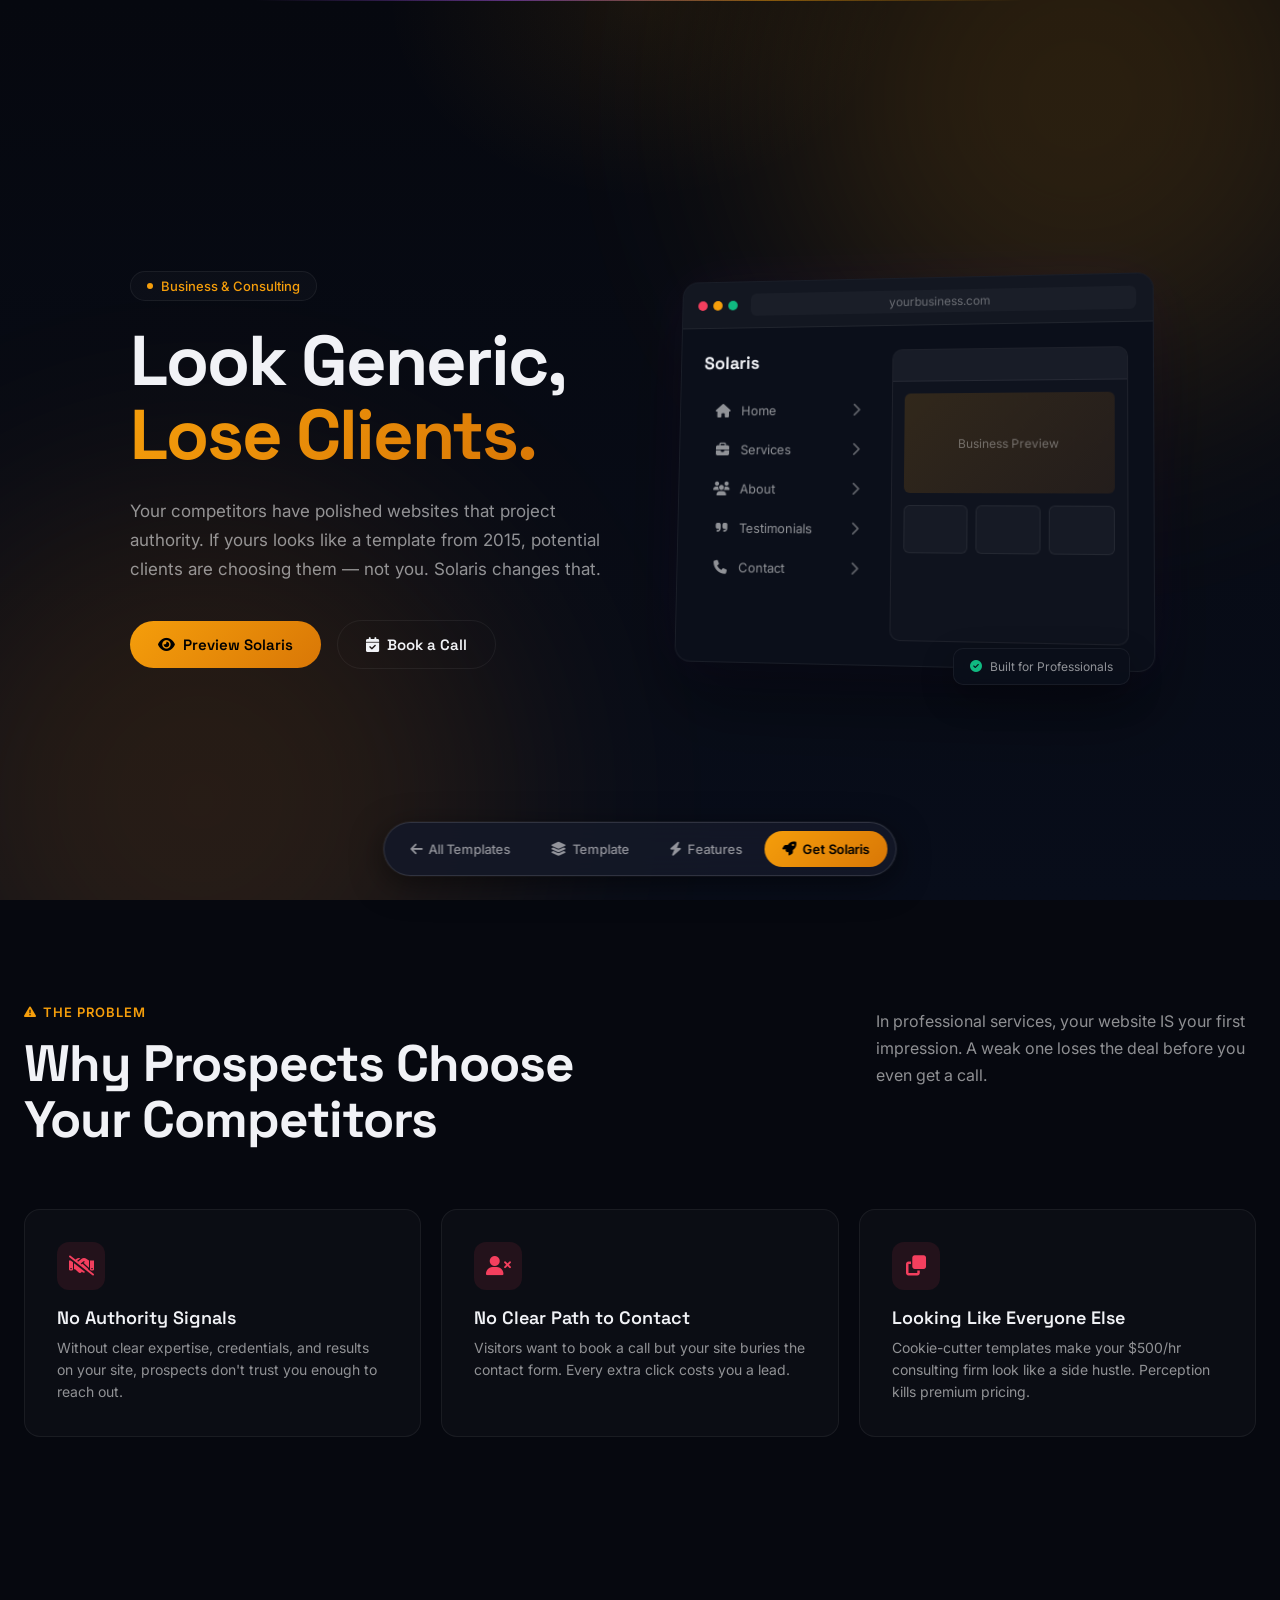
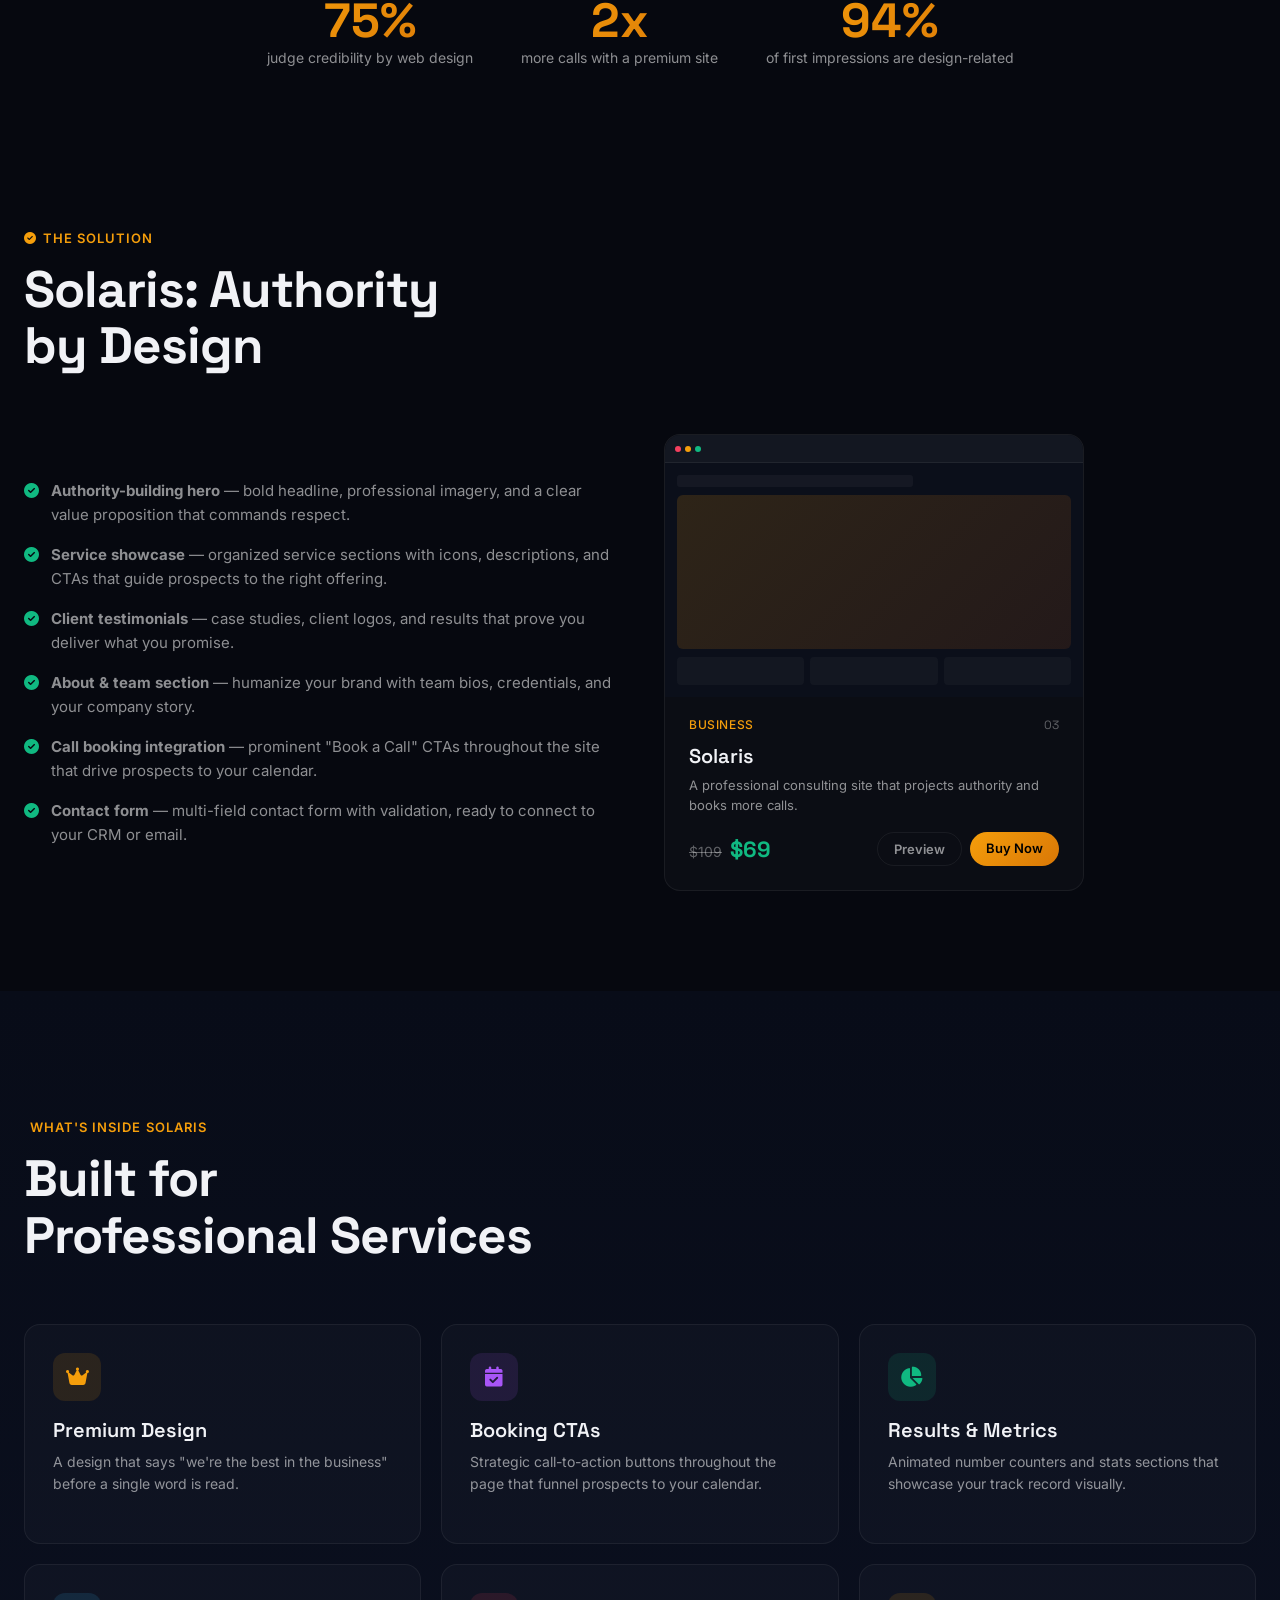
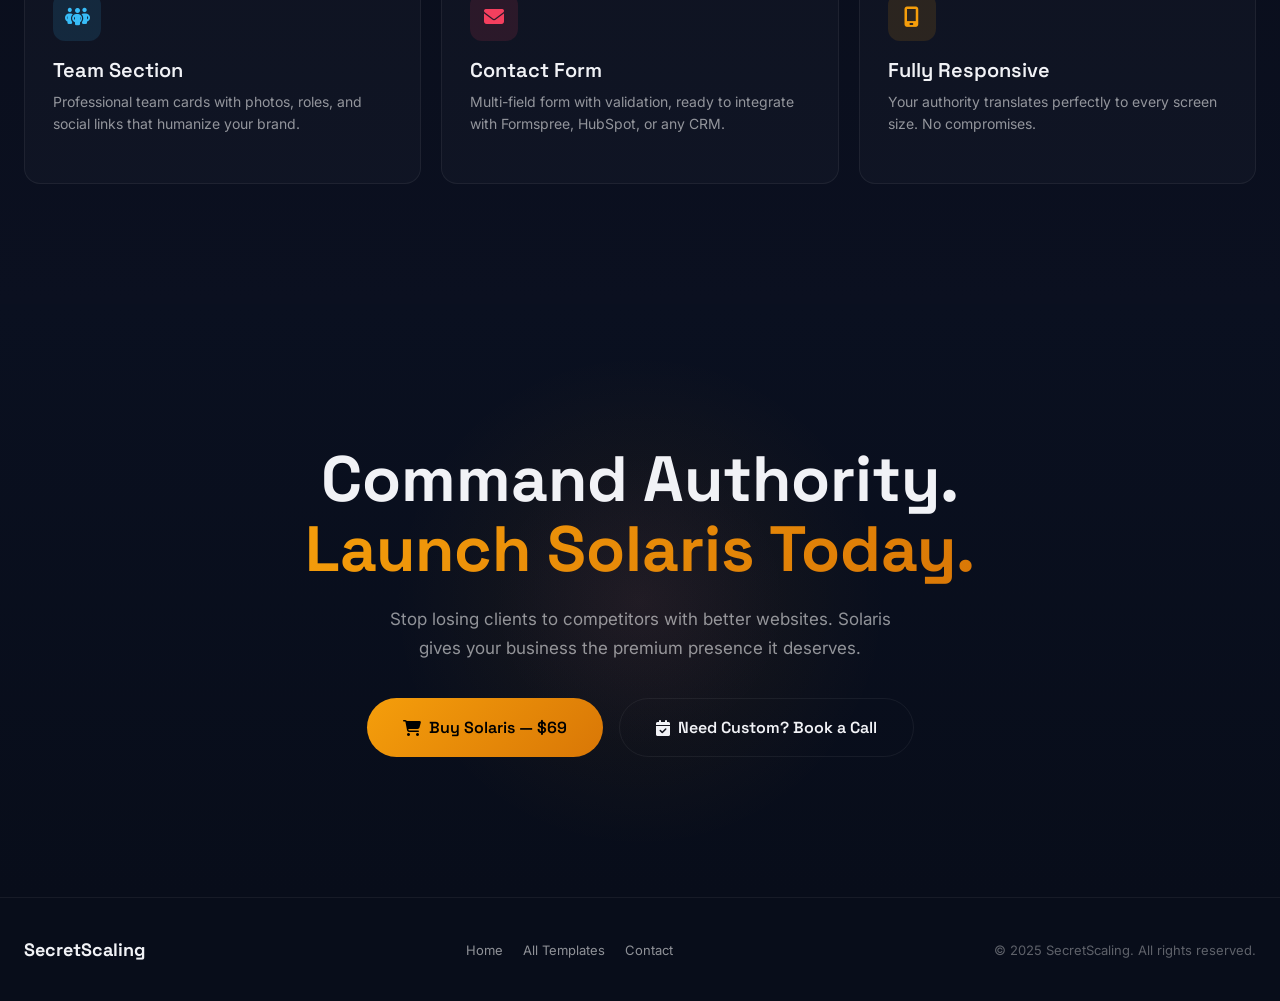
<file: website/templates/business.html>
<!DOCTYPE html>
<html lang="en">
<head>
    <meta charset="UTF-8">
    <meta name="viewport" content="width=device-width, initial-scale=1.0">
    <title>Business Templates — SecretScaling</title>
    <link rel="icon" type="image/png" href="../images/logo/favicon.png">
    <link rel="preconnect" href="https://fonts.googleapis.com">
    <link rel="preconnect" href="https://fonts.gstatic.com" crossorigin>
    <link href="https://fonts.googleapis.com/css2?family=Inter:wght@300;400;500;600;700;800;900&family=Space+Grotesk:wght@400;500;600;700&display=swap" rel="stylesheet">
    <link rel="stylesheet" href="https://cdnjs.cloudflare.com/ajax/libs/font-awesome/6.5.1/css/all.min.css">
    <link rel="stylesheet" href="../css/templates.css">
</head>
<body class="niche-business">

    <nav class="t-nav">
        <a href="../templates.html"><i class="fa-solid fa-arrow-left"></i><span>All Templates</span></a>
        <a href="#template"><i class="fa-solid fa-layer-group"></i><span>Template</span></a>
        <a href="#features"><i class="fa-solid fa-bolt"></i><span>Features</span></a>
        <a href="#cta" class="t-nav-cta"><i class="fa-solid fa-rocket"></i><span>Get Solaris</span></a>
    </nav>

    <button class="t-scroll-top" id="scrollTop" aria-label="Scroll to top"><i class="fa-solid fa-chevron-up"></i></button>

    <!-- HERO -->
    <section class="t-hero" id="hero">
        <div class="t-hero-glow t-hero-glow--violet" style="background:#f59e0b;"></div>
        <div class="t-hero-glow t-hero-glow--amber" style="background:#d97706;"></div>
        <div class="t-hero-toplight"></div>
        <div class="t-hero-topglow" style="background:radial-gradient(ellipse at top, rgba(245,158,11,0.08), transparent 70%);"></div>

        <div class="container t-hero-inner">
            <div class="t-hero-left">
                <div class="t-hero-badge reveal"><span class="t-hero-badge-dot"></span>Business &amp; Consulting</div>
                <h1 class="t-hero-title reveal reveal-delay-1">
                    Look Generic,<br>
                    <span class="t-hero-title-gradient">Lose Clients.</span>
                </h1>
                <p class="t-hero-sub reveal reveal-delay-2">
                    Your competitors have polished websites that project authority. If yours looks like a template from 2015, potential clients are choosing them &mdash; not you. Solaris changes that.
                </p>
                <div class="t-hero-actions reveal reveal-delay-3">
                    <a href="#template" class="t-btn t-btn--primary"><i class="fa-solid fa-eye"></i>Preview Solaris</a>
                    <a href="../index.html#contact" class="t-btn t-btn--ghost"><i class="fa-solid fa-calendar-check"></i>Book a Call</a>
                </div>
            </div>

            <div class="t-hero-device reveal reveal-delay-2">
                <div class="t-device-frame">
                    <div class="t-device-chrome">
                        <div class="t-device-dot"></div><div class="t-device-dot"></div><div class="t-device-dot"></div>
                        <div class="t-device-url">yourbusiness.com</div>
                    </div>
                    <div class="t-device-screen">
                        <div class="t-device-sidebar">
                            <div class="t-device-sidebar-title">Solaris</div>
                            <div class="t-device-sidebar-item"><i class="fa-solid fa-house"></i>Home<span class="arrow"><i class="fa-solid fa-chevron-right"></i></span></div>
                            <div class="t-device-sidebar-item"><i class="fa-solid fa-briefcase"></i>Services<span class="arrow"><i class="fa-solid fa-chevron-right"></i></span></div>
                            <div class="t-device-sidebar-item"><i class="fa-solid fa-users"></i>About<span class="arrow"><i class="fa-solid fa-chevron-right"></i></span></div>
                            <div class="t-device-sidebar-item"><i class="fa-solid fa-quote-right"></i>Testimonials<span class="arrow"><i class="fa-solid fa-chevron-right"></i></span></div>
                            <div class="t-device-sidebar-item"><i class="fa-solid fa-phone"></i>Contact<span class="arrow"><i class="fa-solid fa-chevron-right"></i></span></div>
                        </div>
                        <div class="t-device-main">
                            <div class="t-device-main-header"></div>
                            <div class="t-device-main-hero" style="background:linear-gradient(135deg, rgba(245,158,11,0.15), rgba(217,119,6,0.1));">Business Preview</div>
                            <div class="t-device-main-cards"><div class="t-device-main-card"></div><div class="t-device-main-card"></div><div class="t-device-main-card"></div></div>
                        </div>
                    </div>
                </div>
                <div class="t-device-float-badge"><i class="fa-solid fa-circle-check"></i>Built for Professionals</div>
            </div>
        </div>
    </section>

    <!-- PAIN POINTS -->
    <section class="t-pain" >
        <div class="container">
            <div class="t-section-header reveal">
                <div>
                    <div class="t-section-badge"><i class="fa-solid fa-triangle-exclamation"></i> The Problem</div>
                    <h2 class="t-section-title">Why Prospects Choose<br>Your Competitors</h2>
                </div>
                <p class="t-section-desc">In professional services, your website IS your first impression. A weak one loses the deal before you even get a call.</p>
            </div>
            <div class="t-pain-grid">
                <div class="t-pain-card reveal">
                    <div class="t-pain-icon"><i class="fa-solid fa-handshake-slash"></i></div>
                    <h3 class="t-pain-title">No Authority Signals</h3>
                    <p class="t-pain-desc">Without clear expertise, credentials, and results on your site, prospects don't trust you enough to reach out.</p>
                </div>
                <div class="t-pain-card reveal reveal-delay-1">
                    <div class="t-pain-icon"><i class="fa-solid fa-user-xmark"></i></div>
                    <h3 class="t-pain-title">No Clear Path to Contact</h3>
                    <p class="t-pain-desc">Visitors want to book a call but your site buries the contact form. Every extra click costs you a lead.</p>
                </div>
                <div class="t-pain-card reveal reveal-delay-2">
                    <div class="t-pain-icon"><i class="fa-solid fa-clone"></i></div>
                    <h3 class="t-pain-title">Looking Like Everyone Else</h3>
                    <p class="t-pain-desc">Cookie-cutter templates make your $500/hr consulting firm look like a side hustle. Perception kills premium pricing.</p>
                </div>
            </div>
        </div>
    </section>

    <!-- STATS -->
    <div class="t-niche-stats reveal">
        <div class="t-niche-stat"><div class="t-niche-stat-num">75%</div><div class="t-niche-stat-label">judge credibility by web design</div></div>
        <div class="t-niche-stat"><div class="t-niche-stat-num">2x</div><div class="t-niche-stat-label">more calls with a premium site</div></div>
        <div class="t-niche-stat"><div class="t-niche-stat-num">94%</div><div class="t-niche-stat-label">of first impressions are design-related</div></div>
    </div>

    <!-- SOLUTION -->
    <section class="t-solution" id="features">
        <div class="container">
            <div class="t-section-header reveal">
                <div>
                    <div class="t-section-badge"><i class="fa-solid fa-check-circle"></i> The Solution</div>
                    <h2 class="t-section-title">Solaris: Authority<br>by Design</h2>
                </div>
            </div>
            <div class="t-solution-grid">
                <ul class="t-solution-list reveal">
                    <li class="t-solution-item"><i class="fa-solid fa-circle-check"></i><span><strong>Authority-building hero</strong> &mdash; bold headline, professional imagery, and a clear value proposition that commands respect.</span></li>
                    <li class="t-solution-item"><i class="fa-solid fa-circle-check"></i><span><strong>Service showcase</strong> &mdash; organized service sections with icons, descriptions, and CTAs that guide prospects to the right offering.</span></li>
                    <li class="t-solution-item"><i class="fa-solid fa-circle-check"></i><span><strong>Client testimonials</strong> &mdash; case studies, client logos, and results that prove you deliver what you promise.</span></li>
                    <li class="t-solution-item"><i class="fa-solid fa-circle-check"></i><span><strong>About &amp; team section</strong> &mdash; humanize your brand with team bios, credentials, and your company story.</span></li>
                    <li class="t-solution-item"><i class="fa-solid fa-circle-check"></i><span><strong>Call booking integration</strong> &mdash; prominent "Book a Call" CTAs throughout the site that drive prospects to your calendar.</span></li>
                    <li class="t-solution-item"><i class="fa-solid fa-circle-check"></i><span><strong>Contact form</strong> &mdash; multi-field contact form with validation, ready to connect to your CRM or email.</span></li>
                </ul>
                <div class="reveal reveal-delay-1">
                    <div class="t-card" data-category="business" style="max-width:420px;">
                        <div class="t-card-preview">
                            <div class="t-card-mockup">
                                <div class="t-card-mock-nav"><div class="t-card-mock-dot"></div><div class="t-card-mock-dot"></div><div class="t-card-mock-dot"></div></div>
                                <div class="t-card-mock-content"><div class="t-card-mock-bar t-card-mock-bar--short"></div><div class="t-card-mock-hero-block"></div><div class="t-card-mock-cols"><div class="t-card-mock-col"></div><div class="t-card-mock-col"></div><div class="t-card-mock-col"></div></div></div>
                            </div>
                        </div>
                        <div class="t-card-body">
                            <div class="t-card-meta"><span class="t-card-cat">Business</span><span class="t-card-number">03</span></div>
                            <h3 class="t-card-title">Solaris</h3>
                            <p class="t-card-desc">A professional consulting site that projects authority and books more calls.</p>
                            <div class="t-card-footer">
                                <div class="t-card-price"><span class="t-card-price-old">$109</span><span class="t-card-price-now">$69</span></div>
                                <div class="t-card-actions"><a href="#" class="t-card-btn t-card-btn--preview">Preview</a><a href="#" class="t-card-btn t-card-btn--buy">Buy Now</a></div>
                            </div>
                        </div>
                    </div>
                </div>
            </div>
        </div>
    </section>

    <!-- FEATURES -->
    <section class="t-features" id="template">
        <div class="container">
            <div class="t-section-header reveal">
                <div>
                    <div class="t-section-badge"><i class="fa-solid fa-sparkles"></i> What's Inside Solaris</div>
                    <h2 class="t-section-title">Built for<br>Professional Services</h2>
                </div>
            </div>
            <div class="t-feat-grid">
                <div class="t-feat-card reveal"><div class="t-bento-card-icon t-bento-card-icon--amber"><i class="fa-solid fa-crown"></i></div><h3 class="t-feat-card-title">Premium Design</h3><p class="t-feat-card-desc">A design that says "we're the best in the business" before a single word is read.</p></div>
                <div class="t-feat-card reveal reveal-delay-1"><div class="t-bento-card-icon t-bento-card-icon--violet"><i class="fa-solid fa-calendar-check"></i></div><h3 class="t-feat-card-title">Booking CTAs</h3><p class="t-feat-card-desc">Strategic call-to-action buttons throughout the page that funnel prospects to your calendar.</p></div>
                <div class="t-feat-card reveal reveal-delay-2"><div class="t-bento-card-icon t-bento-card-icon--emerald"><i class="fa-solid fa-chart-pie"></i></div><h3 class="t-feat-card-title">Results &amp; Metrics</h3><p class="t-feat-card-desc">Animated number counters and stats sections that showcase your track record visually.</p></div>
                <div class="t-feat-card reveal"><div class="t-bento-card-icon t-bento-card-icon--sky"><i class="fa-solid fa-people-group"></i></div><h3 class="t-feat-card-title">Team Section</h3><p class="t-feat-card-desc">Professional team cards with photos, roles, and social links that humanize your brand.</p></div>
                <div class="t-feat-card reveal reveal-delay-1"><div class="t-bento-card-icon t-bento-card-icon--rose"><i class="fa-solid fa-envelope"></i></div><h3 class="t-feat-card-title">Contact Form</h3><p class="t-feat-card-desc">Multi-field form with validation, ready to integrate with Formspree, HubSpot, or any CRM.</p></div>
                <div class="t-feat-card reveal reveal-delay-2"><div class="t-bento-card-icon t-bento-card-icon--amber"><i class="fa-solid fa-mobile-screen"></i></div><h3 class="t-feat-card-title">Fully Responsive</h3><p class="t-feat-card-desc">Your authority translates perfectly to every screen size. No compromises.</p></div>
            </div>
        </div>
    </section>

    <!-- CTA -->
    <section class="t-cta" id="cta">
        <div class="t-cta-glow" style="background:radial-gradient(circle, var(--niche-accent-glow), transparent 70%);"></div>
        <div class="t-cta-glow2"></div>
        <div class="container t-cta-content">
            <h2 class="t-cta-title reveal">Command Authority.<br><span>Launch Solaris Today.</span></h2>
            <p class="t-cta-sub reveal reveal-delay-1">Stop losing clients to competitors with better websites. Solaris gives your business the premium presence it deserves.</p>
            <div class="t-cta-actions reveal reveal-delay-2">
                <a href="#" class="t-btn t-btn--primary t-btn--large t-btn--glow"><i class="fa-solid fa-cart-shopping"></i>Buy Solaris — $69</a>
                <a href="../index.html#contact" class="t-btn t-btn--ghost t-btn--large"><i class="fa-solid fa-calendar-check"></i>Need Custom? Book a Call</a>
            </div>
        </div>
    </section>

    <footer class="t-footer">
        <div class="container t-footer-inner">
            <div class="t-footer-logo">SecretScaling</div>
            <div class="t-footer-links"><a href="../index.html" class="t-footer-link">Home</a><a href="../templates.html" class="t-footer-link">All Templates</a><a href="../index.html#contact" class="t-footer-link">Contact</a></div>
            <div class="t-footer-copy">&copy; 2025 SecretScaling. All rights reserved.</div>
        </div>
    </footer>
    <script src="../js/templates.js"></script>
</body>
</html>
</file>
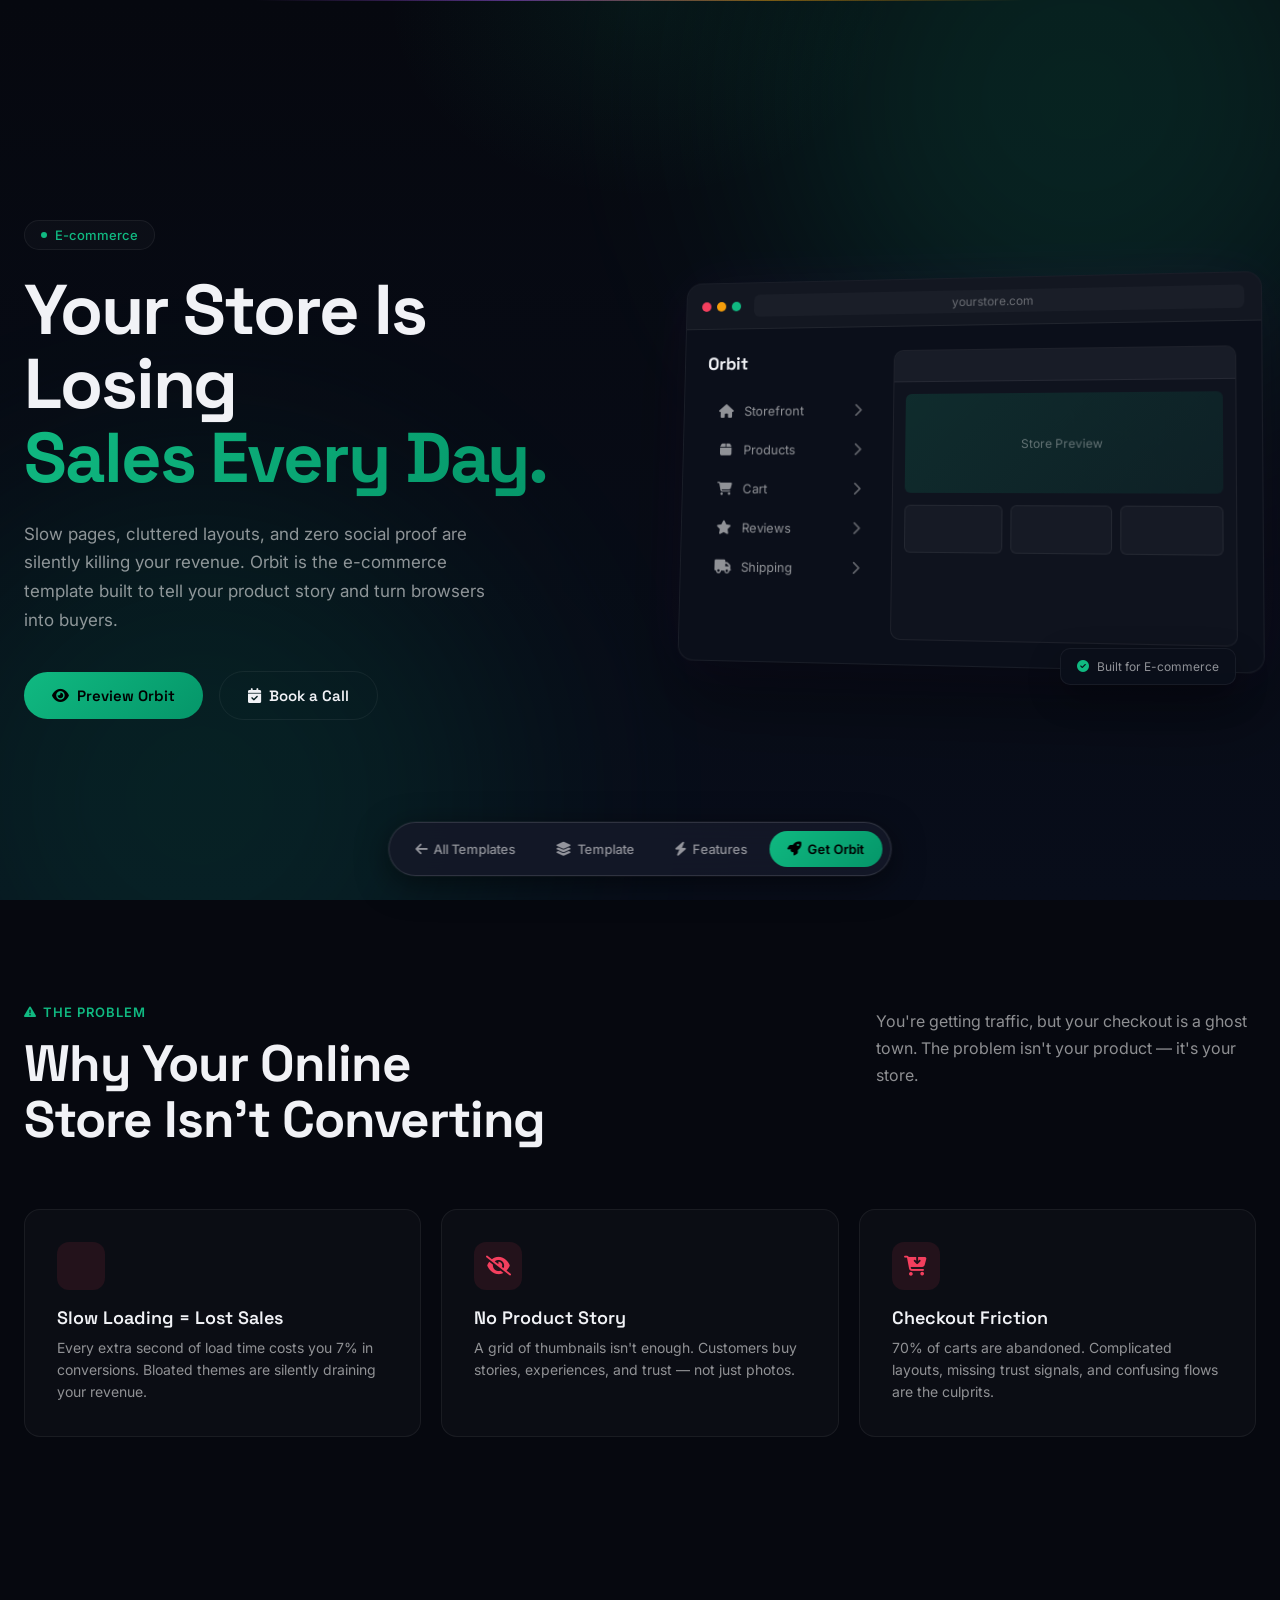
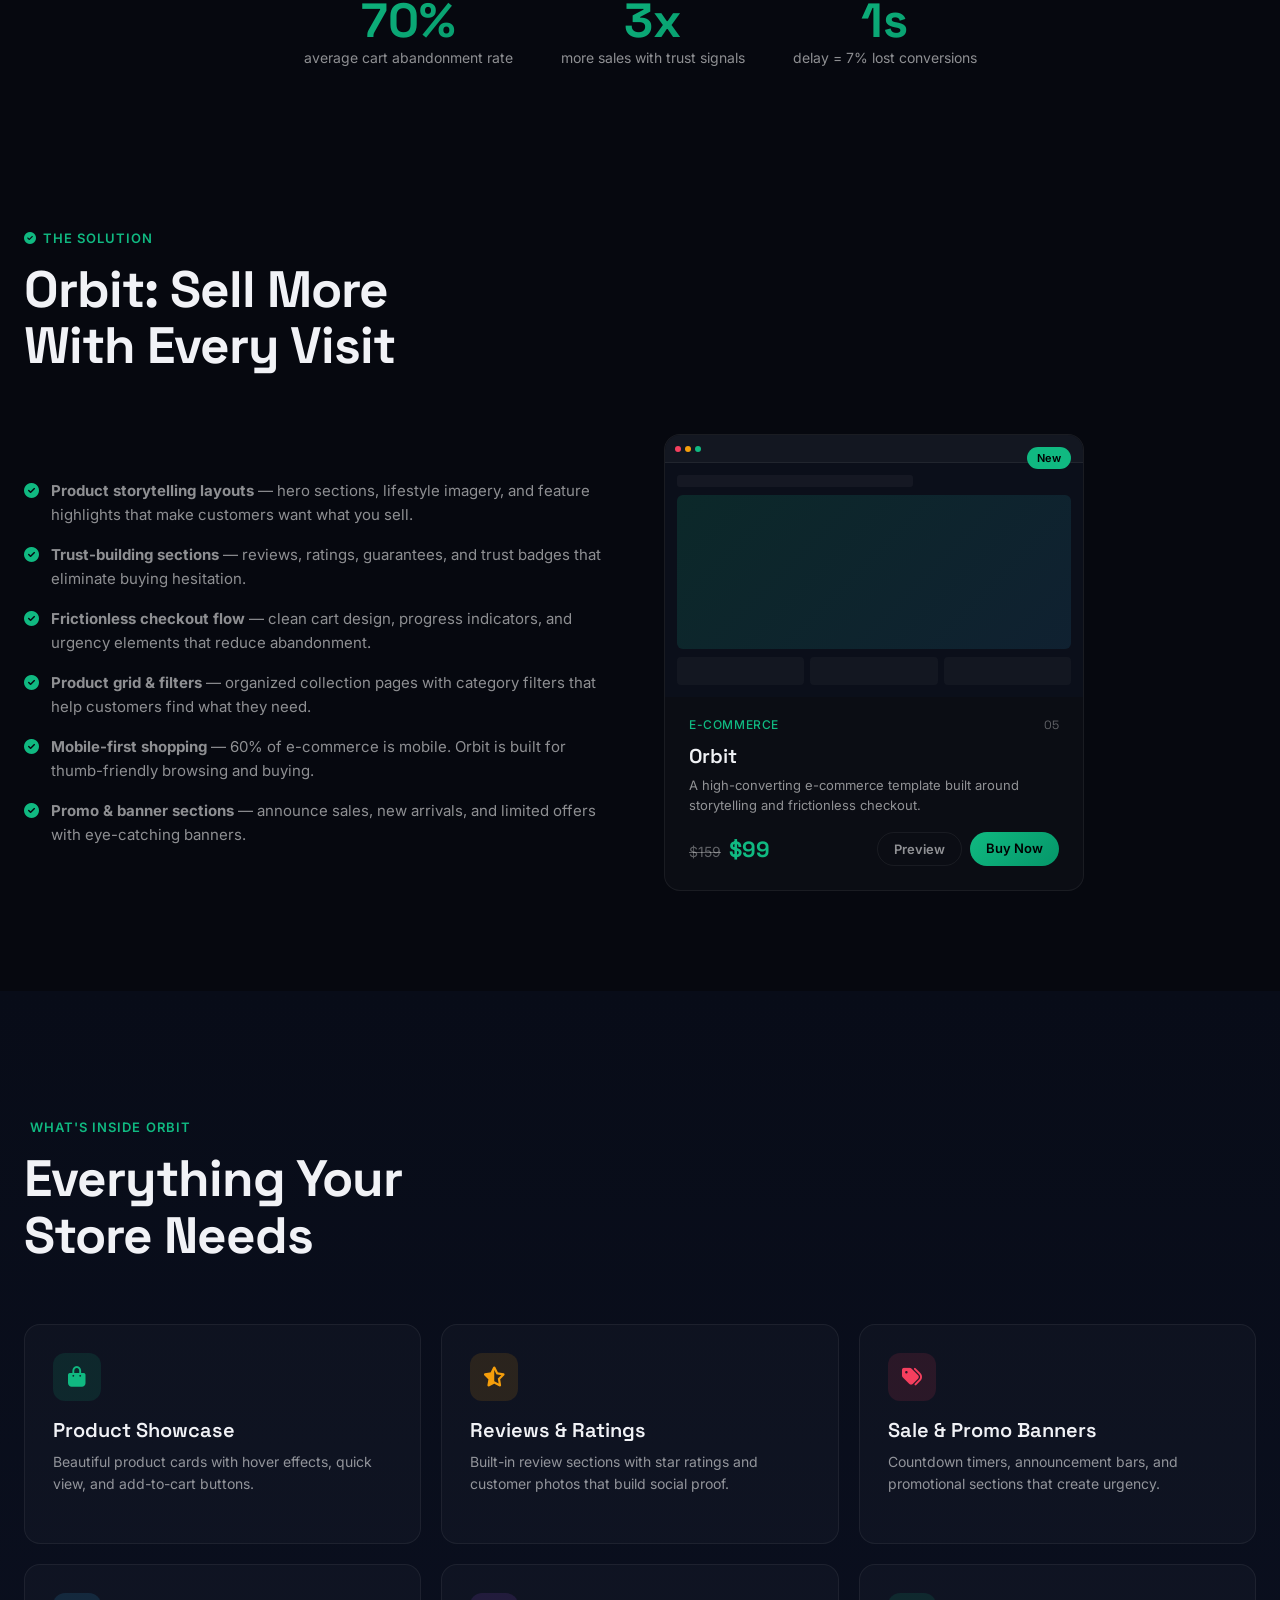
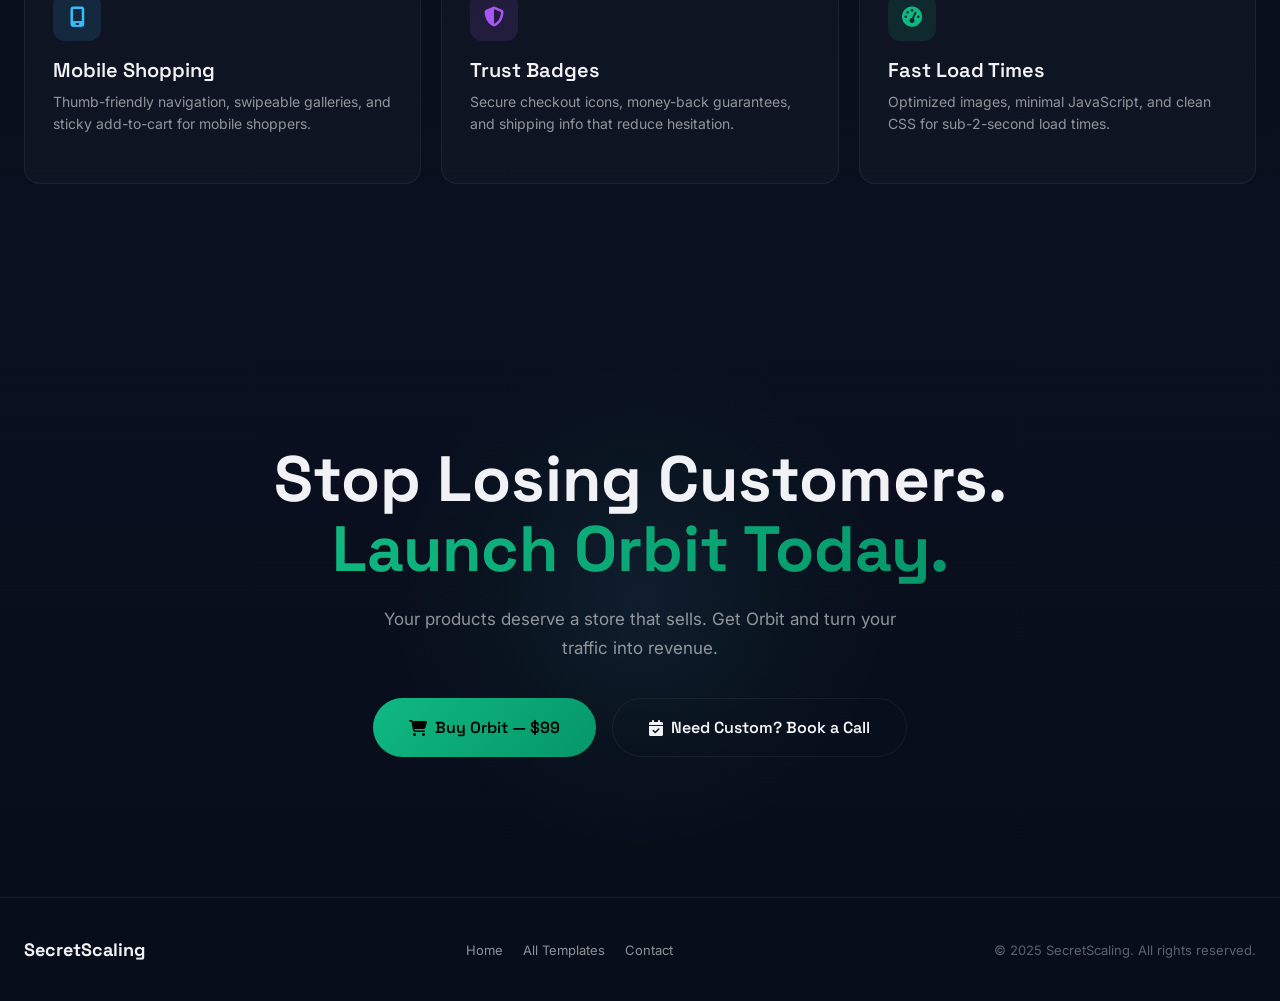
<file: website/templates/ecommerce.html>
<!DOCTYPE html>
<html lang="en">
<head>
    <meta charset="UTF-8">
    <meta name="viewport" content="width=device-width, initial-scale=1.0">
    <title>E-commerce Templates — SecretScaling</title>
    <link rel="icon" type="image/png" href="../images/logo/favicon.png">
    <link rel="preconnect" href="https://fonts.googleapis.com">
    <link rel="preconnect" href="https://fonts.gstatic.com" crossorigin>
    <link href="https://fonts.googleapis.com/css2?family=Inter:wght@300;400;500;600;700;800;900&family=Space+Grotesk:wght@400;500;600;700&display=swap" rel="stylesheet">
    <link rel="stylesheet" href="https://cdnjs.cloudflare.com/ajax/libs/font-awesome/6.5.1/css/all.min.css">
    <link rel="stylesheet" href="../css/templates.css">
</head>
<body class="niche-ecommerce">

    <nav class="t-nav">
        <a href="../templates.html"><i class="fa-solid fa-arrow-left"></i><span>All Templates</span></a>
        <a href="#template"><i class="fa-solid fa-layer-group"></i><span>Template</span></a>
        <a href="#features"><i class="fa-solid fa-bolt"></i><span>Features</span></a>
        <a href="#cta" class="t-nav-cta"><i class="fa-solid fa-rocket"></i><span>Get Orbit</span></a>
    </nav>

    <button class="t-scroll-top" id="scrollTop" aria-label="Scroll to top"><i class="fa-solid fa-chevron-up"></i></button>

    <!-- HERO -->
    <section class="t-hero" id="hero">
        <div class="t-hero-glow t-hero-glow--violet" style="background:#10b981;"></div>
        <div class="t-hero-glow t-hero-glow--amber" style="background:#059669;"></div>
        <div class="t-hero-toplight"></div>
        <div class="t-hero-topglow" style="background:radial-gradient(ellipse at top, rgba(16,185,129,0.08), transparent 70%);"></div>

        <div class="container t-hero-inner">
            <div class="t-hero-left">
                <div class="t-hero-badge reveal"><span class="t-hero-badge-dot"></span>E-commerce</div>
                <h1 class="t-hero-title reveal reveal-delay-1">
                    Your Store Is Losing<br>
                    <span class="t-hero-title-gradient">Sales Every Day.</span>
                </h1>
                <p class="t-hero-sub reveal reveal-delay-2">
                    Slow pages, cluttered layouts, and zero social proof are silently killing your revenue. Orbit is the e-commerce template built to tell your product story and turn browsers into buyers.
                </p>
                <div class="t-hero-actions reveal reveal-delay-3">
                    <a href="#template" class="t-btn t-btn--primary"><i class="fa-solid fa-eye"></i>Preview Orbit</a>
                    <a href="../index.html#contact" class="t-btn t-btn--ghost"><i class="fa-solid fa-calendar-check"></i>Book a Call</a>
                </div>
            </div>

            <div class="t-hero-device reveal reveal-delay-2">
                <div class="t-device-frame">
                    <div class="t-device-chrome">
                        <div class="t-device-dot"></div><div class="t-device-dot"></div><div class="t-device-dot"></div>
                        <div class="t-device-url">yourstore.com</div>
                    </div>
                    <div class="t-device-screen">
                        <div class="t-device-sidebar">
                            <div class="t-device-sidebar-title">Orbit</div>
                            <div class="t-device-sidebar-item"><i class="fa-solid fa-house"></i>Storefront<span class="arrow"><i class="fa-solid fa-chevron-right"></i></span></div>
                            <div class="t-device-sidebar-item"><i class="fa-solid fa-box"></i>Products<span class="arrow"><i class="fa-solid fa-chevron-right"></i></span></div>
                            <div class="t-device-sidebar-item"><i class="fa-solid fa-cart-shopping"></i>Cart<span class="arrow"><i class="fa-solid fa-chevron-right"></i></span></div>
                            <div class="t-device-sidebar-item"><i class="fa-solid fa-star"></i>Reviews<span class="arrow"><i class="fa-solid fa-chevron-right"></i></span></div>
                            <div class="t-device-sidebar-item"><i class="fa-solid fa-truck"></i>Shipping<span class="arrow"><i class="fa-solid fa-chevron-right"></i></span></div>
                        </div>
                        <div class="t-device-main">
                            <div class="t-device-main-header"></div>
                            <div class="t-device-main-hero" style="background:linear-gradient(135deg, rgba(16,185,129,0.15), rgba(5,150,105,0.1));">Store Preview</div>
                            <div class="t-device-main-cards"><div class="t-device-main-card"></div><div class="t-device-main-card"></div><div class="t-device-main-card"></div></div>
                        </div>
                    </div>
                </div>
                <div class="t-device-float-badge"><i class="fa-solid fa-circle-check"></i>Built for E-commerce</div>
            </div>
        </div>
    </section>

    <!-- PAIN POINTS -->
    <section class="t-pain" >
        <div class="container">
            <div class="t-section-header reveal">
                <div>
                    <div class="t-section-badge"><i class="fa-solid fa-triangle-exclamation"></i> The Problem</div>
                    <h2 class="t-section-title">Why Your Online<br>Store Isn't Converting</h2>
                </div>
                <p class="t-section-desc">You're getting traffic, but your checkout is a ghost town. The problem isn't your product &mdash; it's your store.</p>
            </div>
            <div class="t-pain-grid">
                <div class="t-pain-card reveal">
                    <div class="t-pain-icon"><i class="fa-solid fa-snail"></i></div>
                    <h3 class="t-pain-title">Slow Loading = Lost Sales</h3>
                    <p class="t-pain-desc">Every extra second of load time costs you 7% in conversions. Bloated themes are silently draining your revenue.</p>
                </div>
                <div class="t-pain-card reveal reveal-delay-1">
                    <div class="t-pain-icon"><i class="fa-solid fa-eye-slash"></i></div>
                    <h3 class="t-pain-title">No Product Story</h3>
                    <p class="t-pain-desc">A grid of thumbnails isn't enough. Customers buy stories, experiences, and trust &mdash; not just photos.</p>
                </div>
                <div class="t-pain-card reveal reveal-delay-2">
                    <div class="t-pain-icon"><i class="fa-solid fa-cart-arrow-down"></i></div>
                    <h3 class="t-pain-title">Checkout Friction</h3>
                    <p class="t-pain-desc">70% of carts are abandoned. Complicated layouts, missing trust signals, and confusing flows are the culprits.</p>
                </div>
            </div>
        </div>
    </section>

    <!-- STATS -->
    <div class="t-niche-stats reveal">
        <div class="t-niche-stat"><div class="t-niche-stat-num">70%</div><div class="t-niche-stat-label">average cart abandonment rate</div></div>
        <div class="t-niche-stat"><div class="t-niche-stat-num">3x</div><div class="t-niche-stat-label">more sales with trust signals</div></div>
        <div class="t-niche-stat"><div class="t-niche-stat-num">1s</div><div class="t-niche-stat-label">delay = 7% lost conversions</div></div>
    </div>

    <!-- SOLUTION -->
    <section class="t-solution" id="features">
        <div class="container">
            <div class="t-section-header reveal">
                <div>
                    <div class="t-section-badge"><i class="fa-solid fa-check-circle"></i> The Solution</div>
                    <h2 class="t-section-title">Orbit: Sell More<br>With Every Visit</h2>
                </div>
            </div>
            <div class="t-solution-grid">
                <ul class="t-solution-list reveal">
                    <li class="t-solution-item"><i class="fa-solid fa-circle-check"></i><span><strong>Product storytelling layouts</strong> &mdash; hero sections, lifestyle imagery, and feature highlights that make customers want what you sell.</span></li>
                    <li class="t-solution-item"><i class="fa-solid fa-circle-check"></i><span><strong>Trust-building sections</strong> &mdash; reviews, ratings, guarantees, and trust badges that eliminate buying hesitation.</span></li>
                    <li class="t-solution-item"><i class="fa-solid fa-circle-check"></i><span><strong>Frictionless checkout flow</strong> &mdash; clean cart design, progress indicators, and urgency elements that reduce abandonment.</span></li>
                    <li class="t-solution-item"><i class="fa-solid fa-circle-check"></i><span><strong>Product grid &amp; filters</strong> &mdash; organized collection pages with category filters that help customers find what they need.</span></li>
                    <li class="t-solution-item"><i class="fa-solid fa-circle-check"></i><span><strong>Mobile-first shopping</strong> &mdash; 60% of e-commerce is mobile. Orbit is built for thumb-friendly browsing and buying.</span></li>
                    <li class="t-solution-item"><i class="fa-solid fa-circle-check"></i><span><strong>Promo &amp; banner sections</strong> &mdash; announce sales, new arrivals, and limited offers with eye-catching banners.</span></li>
                </ul>
                <div class="reveal reveal-delay-1">
                    <div class="t-card" data-category="ecommerce" style="max-width:420px;">
                        <div class="t-card-preview">
                            <div class="t-card-mockup">
                                <div class="t-card-mock-nav"><div class="t-card-mock-dot"></div><div class="t-card-mock-dot"></div><div class="t-card-mock-dot"></div></div>
                                <div class="t-card-mock-content"><div class="t-card-mock-bar t-card-mock-bar--short"></div><div class="t-card-mock-hero-block"></div><div class="t-card-mock-cols"><div class="t-card-mock-col"></div><div class="t-card-mock-col"></div><div class="t-card-mock-col"></div></div></div>
                            </div>
                            <span class="t-card-tag-float t-tag--new">New</span>
                        </div>
                        <div class="t-card-body">
                            <div class="t-card-meta"><span class="t-card-cat">E-commerce</span><span class="t-card-number">05</span></div>
                            <h3 class="t-card-title">Orbit</h3>
                            <p class="t-card-desc">A high-converting e-commerce template built around storytelling and frictionless checkout.</p>
                            <div class="t-card-footer">
                                <div class="t-card-price"><span class="t-card-price-old">$159</span><span class="t-card-price-now">$99</span></div>
                                <div class="t-card-actions"><a href="#" class="t-card-btn t-card-btn--preview">Preview</a><a href="#" class="t-card-btn t-card-btn--buy">Buy Now</a></div>
                            </div>
                        </div>
                    </div>
                </div>
            </div>
        </div>
    </section>

    <!-- FEATURES -->
    <section class="t-features" id="template">
        <div class="container">
            <div class="t-section-header reveal">
                <div>
                    <div class="t-section-badge"><i class="fa-solid fa-sparkles"></i> What's Inside Orbit</div>
                    <h2 class="t-section-title">Everything Your<br>Store Needs</h2>
                </div>
            </div>
            <div class="t-feat-grid">
                <div class="t-feat-card reveal"><div class="t-bento-card-icon t-bento-card-icon--emerald"><i class="fa-solid fa-bag-shopping"></i></div><h3 class="t-feat-card-title">Product Showcase</h3><p class="t-feat-card-desc">Beautiful product cards with hover effects, quick view, and add-to-cart buttons.</p></div>
                <div class="t-feat-card reveal reveal-delay-1"><div class="t-bento-card-icon t-bento-card-icon--amber"><i class="fa-solid fa-star-half-stroke"></i></div><h3 class="t-feat-card-title">Reviews &amp; Ratings</h3><p class="t-feat-card-desc">Built-in review sections with star ratings and customer photos that build social proof.</p></div>
                <div class="t-feat-card reveal reveal-delay-2"><div class="t-bento-card-icon t-bento-card-icon--rose"><i class="fa-solid fa-tags"></i></div><h3 class="t-feat-card-title">Sale &amp; Promo Banners</h3><p class="t-feat-card-desc">Countdown timers, announcement bars, and promotional sections that create urgency.</p></div>
                <div class="t-feat-card reveal"><div class="t-bento-card-icon t-bento-card-icon--sky"><i class="fa-solid fa-mobile-screen"></i></div><h3 class="t-feat-card-title">Mobile Shopping</h3><p class="t-feat-card-desc">Thumb-friendly navigation, swipeable galleries, and sticky add-to-cart for mobile shoppers.</p></div>
                <div class="t-feat-card reveal reveal-delay-1"><div class="t-bento-card-icon t-bento-card-icon--violet"><i class="fa-solid fa-shield-halved"></i></div><h3 class="t-feat-card-title">Trust Badges</h3><p class="t-feat-card-desc">Secure checkout icons, money-back guarantees, and shipping info that reduce hesitation.</p></div>
                <div class="t-feat-card reveal reveal-delay-2"><div class="t-bento-card-icon t-bento-card-icon--emerald"><i class="fa-solid fa-gauge-high"></i></div><h3 class="t-feat-card-title">Fast Load Times</h3><p class="t-feat-card-desc">Optimized images, minimal JavaScript, and clean CSS for sub-2-second load times.</p></div>
            </div>
        </div>
    </section>

    <!-- CTA -->
    <section class="t-cta" id="cta">
        <div class="t-cta-glow" style="background:radial-gradient(circle, var(--niche-accent-glow), transparent 70%);"></div>
        <div class="t-cta-glow2"></div>
        <div class="container t-cta-content">
            <h2 class="t-cta-title reveal">Stop Losing Customers.<br><span>Launch Orbit Today.</span></h2>
            <p class="t-cta-sub reveal reveal-delay-1">Your products deserve a store that sells. Get Orbit and turn your traffic into revenue.</p>
            <div class="t-cta-actions reveal reveal-delay-2">
                <a href="#" class="t-btn t-btn--primary t-btn--large t-btn--glow"><i class="fa-solid fa-cart-shopping"></i>Buy Orbit — $99</a>
                <a href="../index.html#contact" class="t-btn t-btn--ghost t-btn--large"><i class="fa-solid fa-calendar-check"></i>Need Custom? Book a Call</a>
            </div>
        </div>
    </section>

    <footer class="t-footer">
        <div class="container t-footer-inner">
            <div class="t-footer-logo">SecretScaling</div>
            <div class="t-footer-links"><a href="../index.html" class="t-footer-link">Home</a><a href="../templates.html" class="t-footer-link">All Templates</a><a href="../index.html#contact" class="t-footer-link">Contact</a></div>
            <div class="t-footer-copy">&copy; 2025 SecretScaling. All rights reserved.</div>
        </div>
    </footer>
    <script src="../js/templates.js"></script>
</body>
</html>
</file>
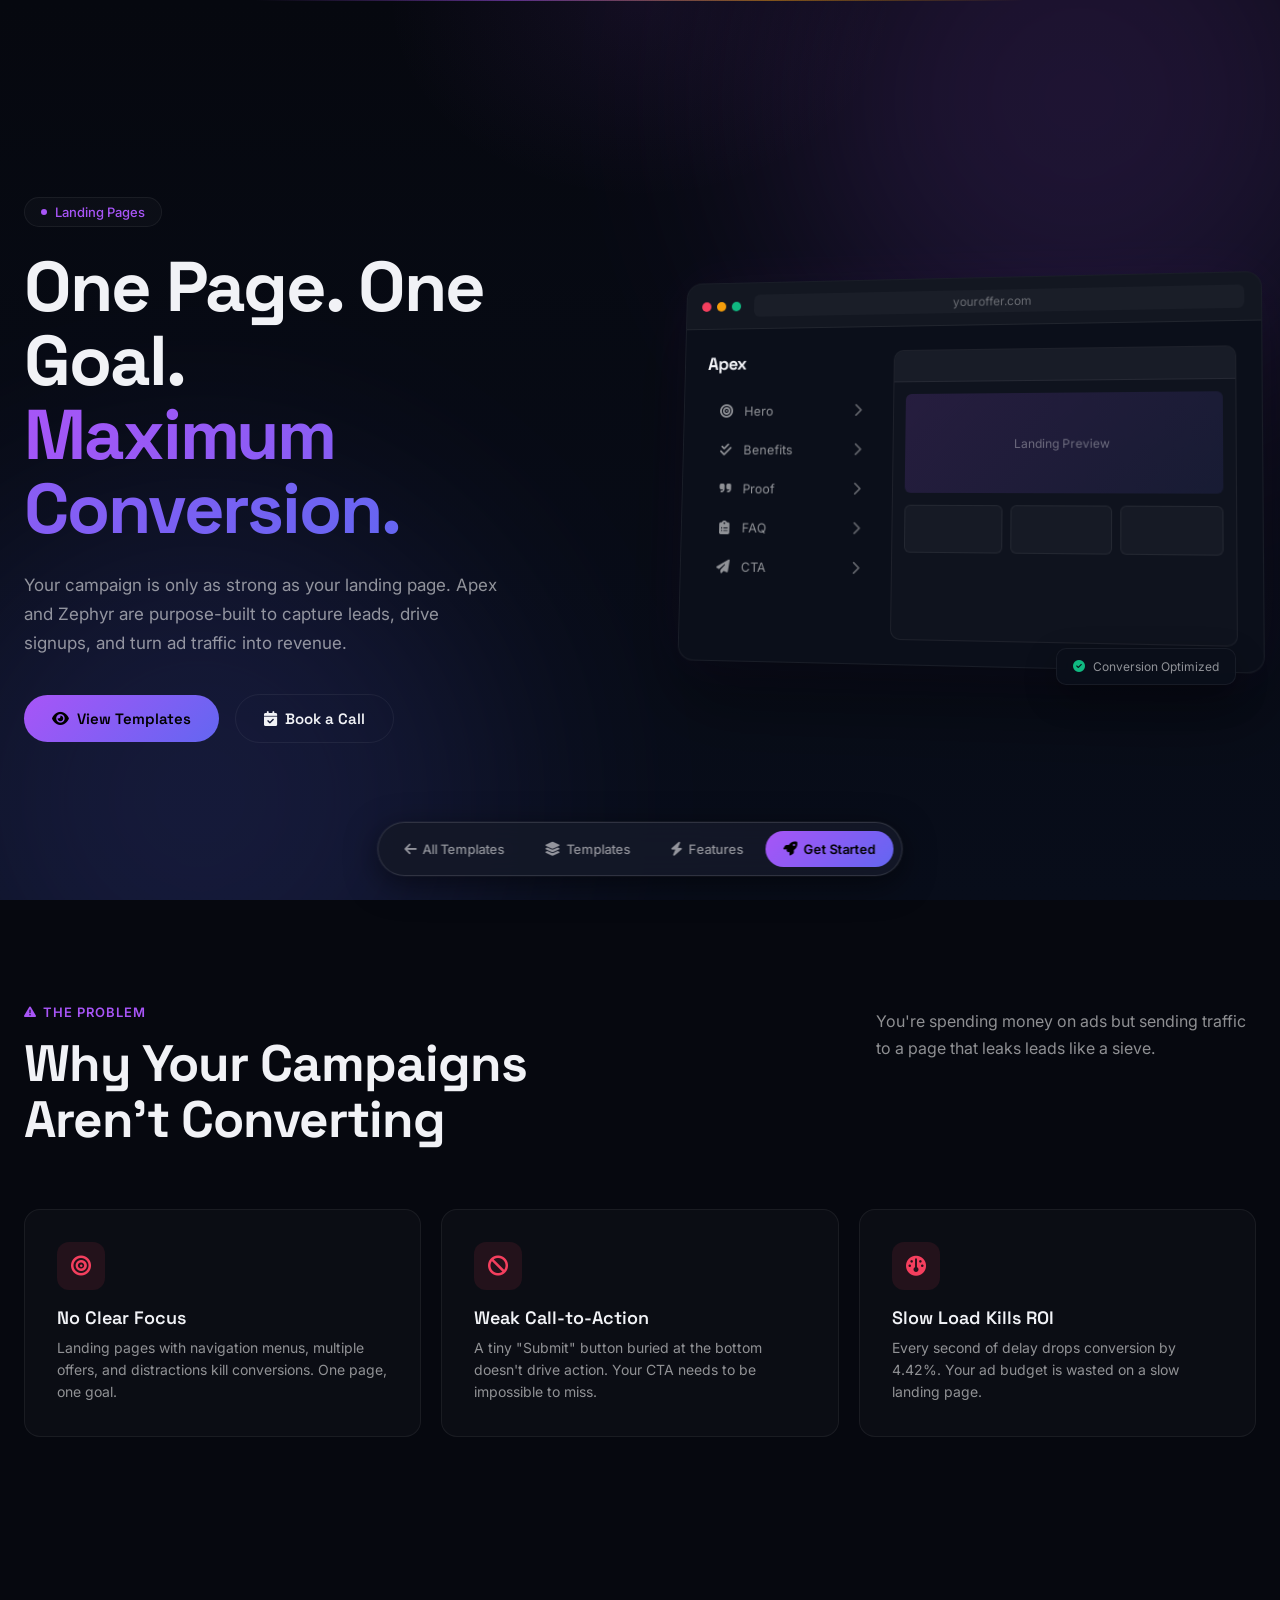
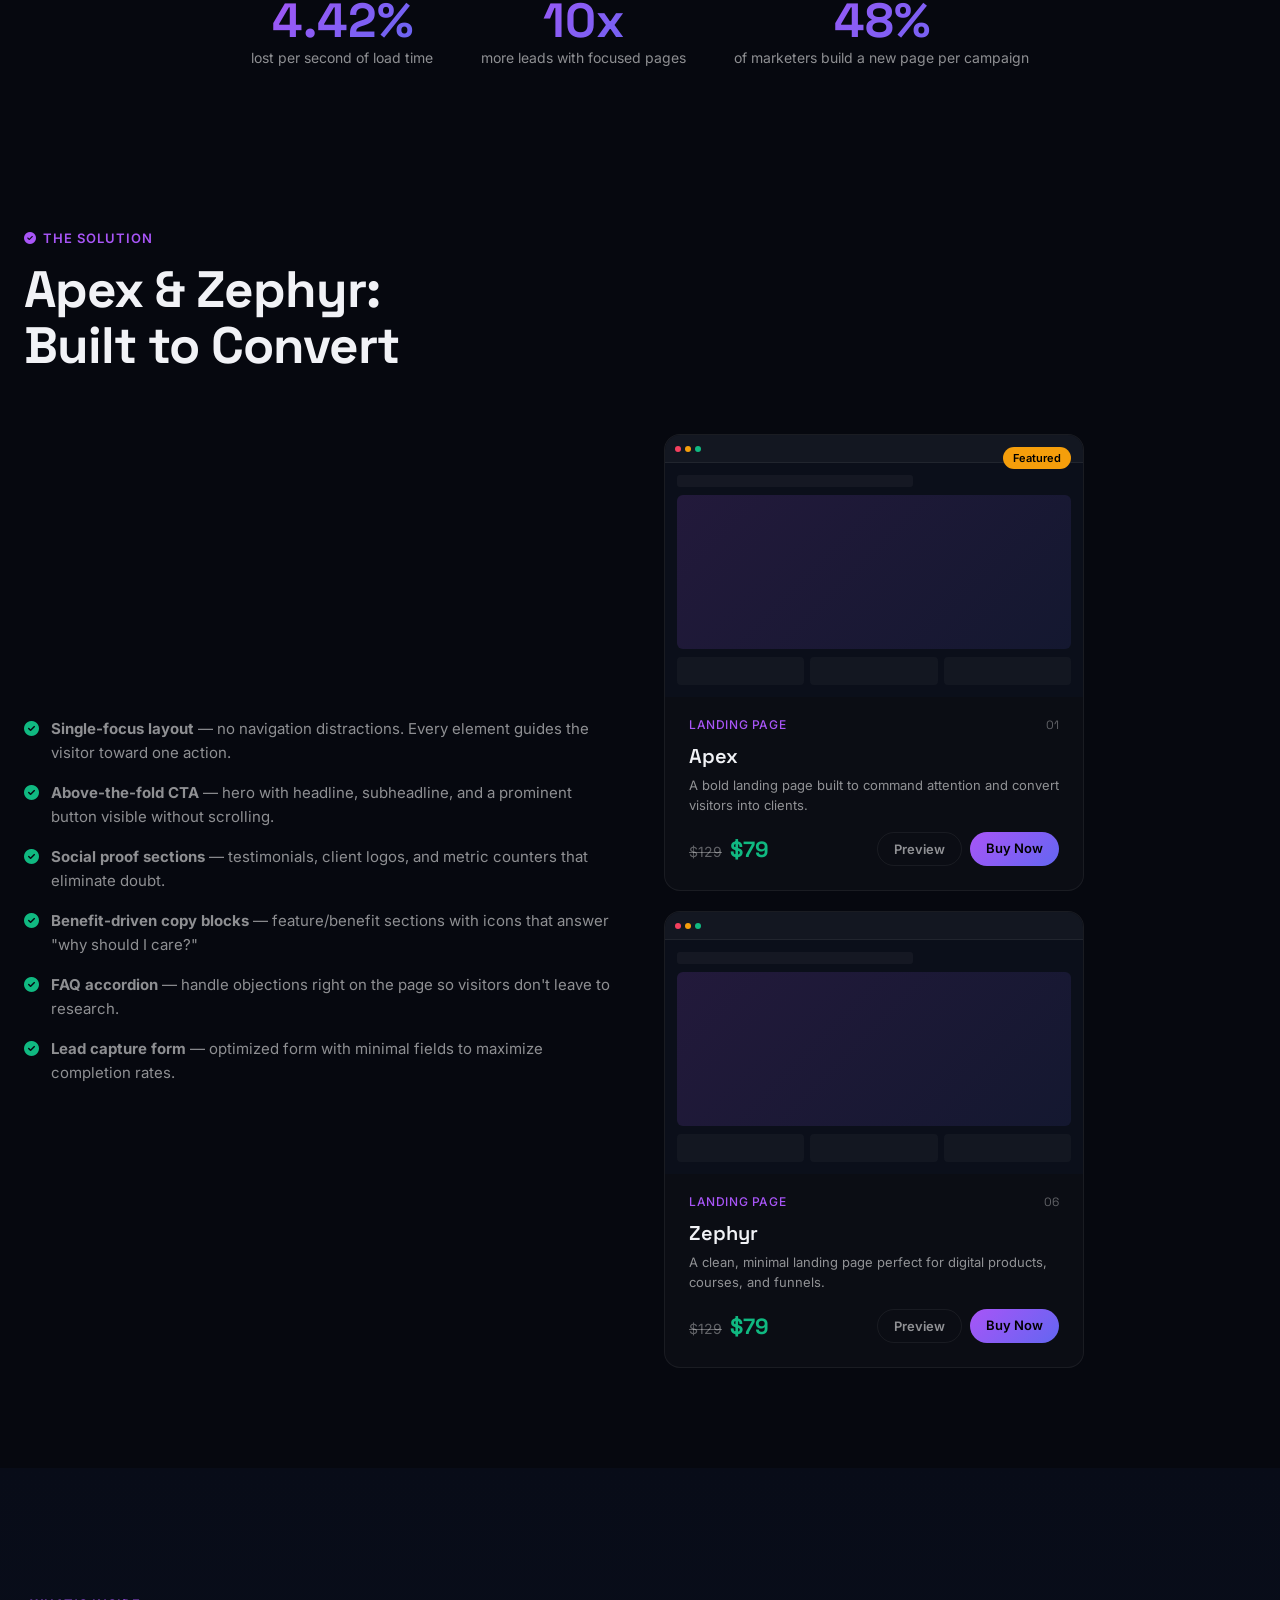
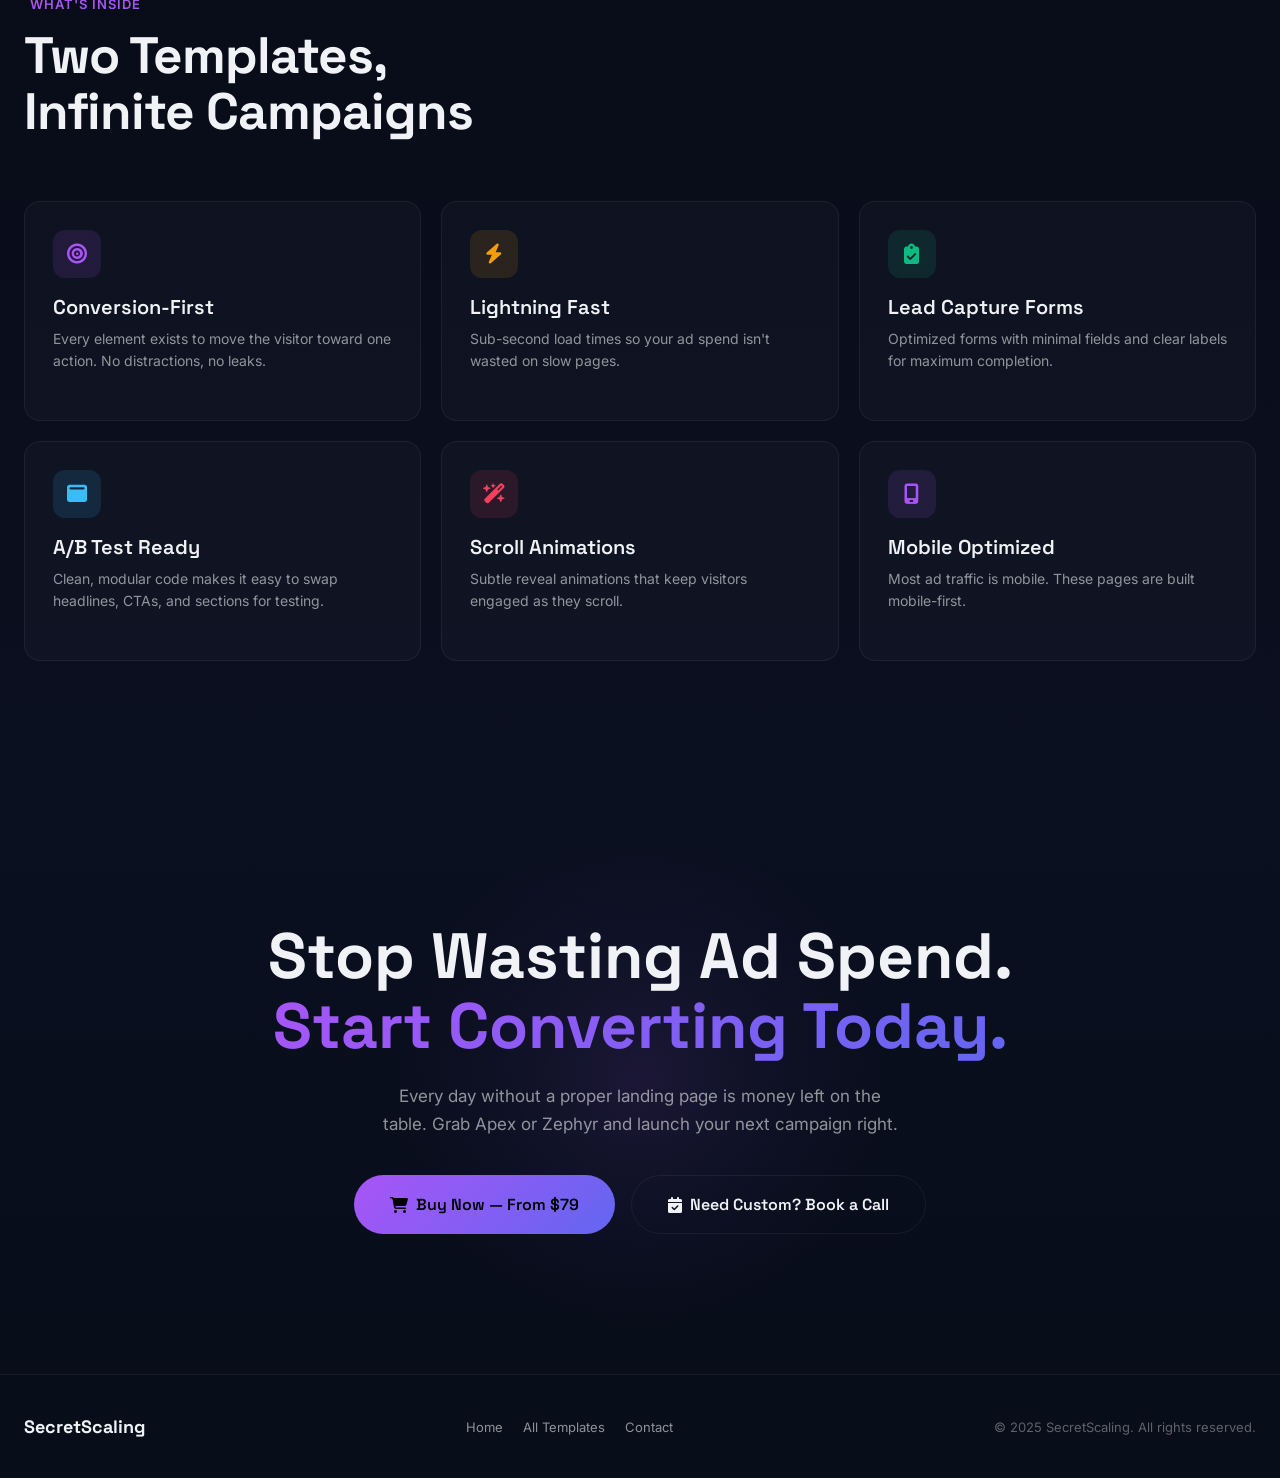
<file: website/templates/landing-page.html>
<!DOCTYPE html>
<html lang="en">
<head>
    <meta charset="UTF-8">
    <meta name="viewport" content="width=device-width, initial-scale=1.0">
    <title>Landing Page Templates — SecretScaling</title>
    <link rel="icon" type="image/png" href="../images/logo/favicon.png">
    <link rel="preconnect" href="https://fonts.googleapis.com">
    <link rel="preconnect" href="https://fonts.gstatic.com" crossorigin>
    <link href="https://fonts.googleapis.com/css2?family=Inter:wght@300;400;500;600;700;800;900&family=Space+Grotesk:wght@400;500;600;700&display=swap" rel="stylesheet">
    <link rel="stylesheet" href="https://cdnjs.cloudflare.com/ajax/libs/font-awesome/6.5.1/css/all.min.css">
    <link rel="stylesheet" href="../css/templates.css">
</head>
<body class="niche-landing">

    <nav class="t-nav">
        <a href="../templates.html"><i class="fa-solid fa-arrow-left"></i><span>All Templates</span></a>
        <a href="#template"><i class="fa-solid fa-layer-group"></i><span>Templates</span></a>
        <a href="#features"><i class="fa-solid fa-bolt"></i><span>Features</span></a>
        <a href="#cta" class="t-nav-cta"><i class="fa-solid fa-rocket"></i><span>Get Started</span></a>
    </nav>

    <button class="t-scroll-top" id="scrollTop" aria-label="Scroll to top"><i class="fa-solid fa-chevron-up"></i></button>

    <!-- HERO -->
    <section class="t-hero" id="hero">
        <div class="t-hero-glow t-hero-glow--violet" style="background:#a855f7;"></div>
        <div class="t-hero-glow t-hero-glow--amber" style="background:#6366f1;"></div>
        <div class="t-hero-toplight"></div>
        <div class="t-hero-topglow"></div>

        <div class="container t-hero-inner">
            <div class="t-hero-left">
                <div class="t-hero-badge reveal"><span class="t-hero-badge-dot"></span>Landing Pages</div>
                <h1 class="t-hero-title reveal reveal-delay-1">
                    One Page. One Goal.<br>
                    <span class="t-hero-title-gradient">Maximum Conversion.</span>
                </h1>
                <p class="t-hero-sub reveal reveal-delay-2">
                    Your campaign is only as strong as your landing page. Apex and Zephyr are purpose-built to capture leads, drive signups, and turn ad traffic into revenue.
                </p>
                <div class="t-hero-actions reveal reveal-delay-3">
                    <a href="#template" class="t-btn t-btn--primary"><i class="fa-solid fa-eye"></i>View Templates</a>
                    <a href="../index.html#contact" class="t-btn t-btn--ghost"><i class="fa-solid fa-calendar-check"></i>Book a Call</a>
                </div>
            </div>

            <div class="t-hero-device reveal reveal-delay-2">
                <div class="t-device-frame">
                    <div class="t-device-chrome">
                        <div class="t-device-dot"></div><div class="t-device-dot"></div><div class="t-device-dot"></div>
                        <div class="t-device-url">youroffer.com</div>
                    </div>
                    <div class="t-device-screen">
                        <div class="t-device-sidebar">
                            <div class="t-device-sidebar-title">Apex</div>
                            <div class="t-device-sidebar-item"><i class="fa-solid fa-bullseye"></i>Hero<span class="arrow"><i class="fa-solid fa-chevron-right"></i></span></div>
                            <div class="t-device-sidebar-item"><i class="fa-solid fa-check-double"></i>Benefits<span class="arrow"><i class="fa-solid fa-chevron-right"></i></span></div>
                            <div class="t-device-sidebar-item"><i class="fa-solid fa-quote-right"></i>Proof<span class="arrow"><i class="fa-solid fa-chevron-right"></i></span></div>
                            <div class="t-device-sidebar-item"><i class="fa-solid fa-clipboard-list"></i>FAQ<span class="arrow"><i class="fa-solid fa-chevron-right"></i></span></div>
                            <div class="t-device-sidebar-item"><i class="fa-solid fa-paper-plane"></i>CTA<span class="arrow"><i class="fa-solid fa-chevron-right"></i></span></div>
                        </div>
                        <div class="t-device-main">
                            <div class="t-device-main-header"></div>
                            <div class="t-device-main-hero" style="background:linear-gradient(135deg, rgba(168,85,247,0.15), rgba(99,102,241,0.1));">Landing Preview</div>
                            <div class="t-device-main-cards"><div class="t-device-main-card"></div><div class="t-device-main-card"></div><div class="t-device-main-card"></div></div>
                        </div>
                    </div>
                </div>
                <div class="t-device-float-badge"><i class="fa-solid fa-circle-check"></i>Conversion Optimized</div>
            </div>
        </div>
    </section>

    <!-- PAIN POINTS -->
    <section class="t-pain" >
        <div class="container">
            <div class="t-section-header reveal">
                <div>
                    <div class="t-section-badge"><i class="fa-solid fa-triangle-exclamation"></i> The Problem</div>
                    <h2 class="t-section-title">Why Your Campaigns<br>Aren't Converting</h2>
                </div>
                <p class="t-section-desc">You're spending money on ads but sending traffic to a page that leaks leads like a sieve.</p>
            </div>
            <div class="t-pain-grid">
                <div class="t-pain-card reveal">
                    <div class="t-pain-icon"><i class="fa-solid fa-bullseye"></i></div>
                    <h3 class="t-pain-title">No Clear Focus</h3>
                    <p class="t-pain-desc">Landing pages with navigation menus, multiple offers, and distractions kill conversions. One page, one goal.</p>
                </div>
                <div class="t-pain-card reveal reveal-delay-1">
                    <div class="t-pain-icon"><i class="fa-solid fa-ban"></i></div>
                    <h3 class="t-pain-title">Weak Call-to-Action</h3>
                    <p class="t-pain-desc">A tiny "Submit" button buried at the bottom doesn't drive action. Your CTA needs to be impossible to miss.</p>
                </div>
                <div class="t-pain-card reveal reveal-delay-2">
                    <div class="t-pain-icon"><i class="fa-solid fa-gauge"></i></div>
                    <h3 class="t-pain-title">Slow Load Kills ROI</h3>
                    <p class="t-pain-desc">Every second of delay drops conversion by 4.42%. Your ad budget is wasted on a slow landing page.</p>
                </div>
            </div>
        </div>
    </section>

    <!-- STATS -->
    <div class="t-niche-stats reveal">
        <div class="t-niche-stat"><div class="t-niche-stat-num">4.42%</div><div class="t-niche-stat-label">lost per second of load time</div></div>
        <div class="t-niche-stat"><div class="t-niche-stat-num">10x</div><div class="t-niche-stat-label">more leads with focused pages</div></div>
        <div class="t-niche-stat"><div class="t-niche-stat-num">48%</div><div class="t-niche-stat-label">of marketers build a new page per campaign</div></div>
    </div>

    <!-- SOLUTION -->
    <section class="t-solution" id="features">
        <div class="container">
            <div class="t-section-header reveal">
                <div>
                    <div class="t-section-badge"><i class="fa-solid fa-check-circle"></i> The Solution</div>
                    <h2 class="t-section-title">Apex &amp; Zephyr:<br>Built to Convert</h2>
                </div>
            </div>
            <div class="t-solution-grid">
                <ul class="t-solution-list reveal">
                    <li class="t-solution-item"><i class="fa-solid fa-circle-check"></i><span><strong>Single-focus layout</strong> &mdash; no navigation distractions. Every element guides the visitor toward one action.</span></li>
                    <li class="t-solution-item"><i class="fa-solid fa-circle-check"></i><span><strong>Above-the-fold CTA</strong> &mdash; hero with headline, subheadline, and a prominent button visible without scrolling.</span></li>
                    <li class="t-solution-item"><i class="fa-solid fa-circle-check"></i><span><strong>Social proof sections</strong> &mdash; testimonials, client logos, and metric counters that eliminate doubt.</span></li>
                    <li class="t-solution-item"><i class="fa-solid fa-circle-check"></i><span><strong>Benefit-driven copy blocks</strong> &mdash; feature/benefit sections with icons that answer "why should I care?"</span></li>
                    <li class="t-solution-item"><i class="fa-solid fa-circle-check"></i><span><strong>FAQ accordion</strong> &mdash; handle objections right on the page so visitors don't leave to research.</span></li>
                    <li class="t-solution-item"><i class="fa-solid fa-circle-check"></i><span><strong>Lead capture form</strong> &mdash; optimized form with minimal fields to maximize completion rates.</span></li>
                </ul>
                <div class="reveal reveal-delay-1" style="display:flex; flex-direction:column; gap:20px;">
                    <div class="t-card" data-category="landing-page" style="max-width:420px;">
                        <div class="t-card-preview">
                            <div class="t-card-mockup">
                                <div class="t-card-mock-nav"><div class="t-card-mock-dot"></div><div class="t-card-mock-dot"></div><div class="t-card-mock-dot"></div></div>
                                <div class="t-card-mock-content"><div class="t-card-mock-bar t-card-mock-bar--short"></div><div class="t-card-mock-hero-block"></div><div class="t-card-mock-cols"><div class="t-card-mock-col"></div><div class="t-card-mock-col"></div><div class="t-card-mock-col"></div></div></div>
                            </div>
                            <span class="t-card-tag-float t-tag--featured">Featured</span>
                        </div>
                        <div class="t-card-body">
                            <div class="t-card-meta"><span class="t-card-cat">Landing Page</span><span class="t-card-number">01</span></div>
                            <h3 class="t-card-title">Apex</h3>
                            <p class="t-card-desc">A bold landing page built to command attention and convert visitors into clients.</p>
                            <div class="t-card-footer">
                                <div class="t-card-price"><span class="t-card-price-old">$129</span><span class="t-card-price-now">$79</span></div>
                                <div class="t-card-actions"><a href="#" class="t-card-btn t-card-btn--preview">Preview</a><a href="#" class="t-card-btn t-card-btn--buy">Buy Now</a></div>
                            </div>
                        </div>
                    </div>
                    <div class="t-card" data-category="landing-page" style="max-width:420px;">
                        <div class="t-card-preview">
                            <div class="t-card-mockup">
                                <div class="t-card-mock-nav"><div class="t-card-mock-dot"></div><div class="t-card-mock-dot"></div><div class="t-card-mock-dot"></div></div>
                                <div class="t-card-mock-content"><div class="t-card-mock-bar t-card-mock-bar--short"></div><div class="t-card-mock-hero-block"></div><div class="t-card-mock-cols"><div class="t-card-mock-col"></div><div class="t-card-mock-col"></div><div class="t-card-mock-col"></div></div></div>
                            </div>
                        </div>
                        <div class="t-card-body">
                            <div class="t-card-meta"><span class="t-card-cat">Landing Page</span><span class="t-card-number">06</span></div>
                            <h3 class="t-card-title">Zephyr</h3>
                            <p class="t-card-desc">A clean, minimal landing page perfect for digital products, courses, and funnels.</p>
                            <div class="t-card-footer">
                                <div class="t-card-price"><span class="t-card-price-old">$129</span><span class="t-card-price-now">$79</span></div>
                                <div class="t-card-actions"><a href="#" class="t-card-btn t-card-btn--preview">Preview</a><a href="#" class="t-card-btn t-card-btn--buy">Buy Now</a></div>
                            </div>
                        </div>
                    </div>
                </div>
            </div>
        </div>
    </section>

    <!-- FEATURES -->
    <section class="t-features" id="template">
        <div class="container">
            <div class="t-section-header reveal">
                <div>
                    <div class="t-section-badge"><i class="fa-solid fa-sparkles"></i> What's Inside</div>
                    <h2 class="t-section-title">Two Templates,<br>Infinite Campaigns</h2>
                </div>
            </div>
            <div class="t-feat-grid">
                <div class="t-feat-card reveal"><div class="t-bento-card-icon t-bento-card-icon--violet"><i class="fa-solid fa-bullseye"></i></div><h3 class="t-feat-card-title">Conversion-First</h3><p class="t-feat-card-desc">Every element exists to move the visitor toward one action. No distractions, no leaks.</p></div>
                <div class="t-feat-card reveal reveal-delay-1"><div class="t-bento-card-icon t-bento-card-icon--amber"><i class="fa-solid fa-bolt"></i></div><h3 class="t-feat-card-title">Lightning Fast</h3><p class="t-feat-card-desc">Sub-second load times so your ad spend isn't wasted on slow pages.</p></div>
                <div class="t-feat-card reveal reveal-delay-2"><div class="t-bento-card-icon t-bento-card-icon--emerald"><i class="fa-solid fa-clipboard-check"></i></div><h3 class="t-feat-card-title">Lead Capture Forms</h3><p class="t-feat-card-desc">Optimized forms with minimal fields and clear labels for maximum completion.</p></div>
                <div class="t-feat-card reveal"><div class="t-bento-card-icon t-bento-card-icon--sky"><i class="fa-solid fa-window-maximize"></i></div><h3 class="t-feat-card-title">A/B Test Ready</h3><p class="t-feat-card-desc">Clean, modular code makes it easy to swap headlines, CTAs, and sections for testing.</p></div>
                <div class="t-feat-card reveal reveal-delay-1"><div class="t-bento-card-icon t-bento-card-icon--rose"><i class="fa-solid fa-wand-magic-sparkles"></i></div><h3 class="t-feat-card-title">Scroll Animations</h3><p class="t-feat-card-desc">Subtle reveal animations that keep visitors engaged as they scroll.</p></div>
                <div class="t-feat-card reveal reveal-delay-2"><div class="t-bento-card-icon t-bento-card-icon--violet"><i class="fa-solid fa-mobile-screen"></i></div><h3 class="t-feat-card-title">Mobile Optimized</h3><p class="t-feat-card-desc">Most ad traffic is mobile. These pages are built mobile-first.</p></div>
            </div>
        </div>
    </section>

    <!-- CTA -->
    <section class="t-cta" id="cta">
        <div class="t-cta-glow" style="background:radial-gradient(circle, var(--niche-accent-glow), transparent 70%);"></div>
        <div class="t-cta-glow2"></div>
        <div class="container t-cta-content">
            <h2 class="t-cta-title reveal">Stop Wasting Ad Spend.<br><span>Start Converting Today.</span></h2>
            <p class="t-cta-sub reveal reveal-delay-1">Every day without a proper landing page is money left on the table. Grab Apex or Zephyr and launch your next campaign right.</p>
            <div class="t-cta-actions reveal reveal-delay-2">
                <a href="#" class="t-btn t-btn--primary t-btn--large t-btn--glow"><i class="fa-solid fa-cart-shopping"></i>Buy Now — From $79</a>
                <a href="../index.html#contact" class="t-btn t-btn--ghost t-btn--large"><i class="fa-solid fa-calendar-check"></i>Need Custom? Book a Call</a>
            </div>
        </div>
    </section>

    <footer class="t-footer">
        <div class="container t-footer-inner">
            <div class="t-footer-logo">SecretScaling</div>
            <div class="t-footer-links"><a href="../index.html" class="t-footer-link">Home</a><a href="../templates.html" class="t-footer-link">All Templates</a><a href="../index.html#contact" class="t-footer-link">Contact</a></div>
            <div class="t-footer-copy">&copy; 2025 SecretScaling. All rights reserved.</div>
        </div>
    </footer>
    <script src="../js/templates.js"></script>
</body>
</html>
</file>
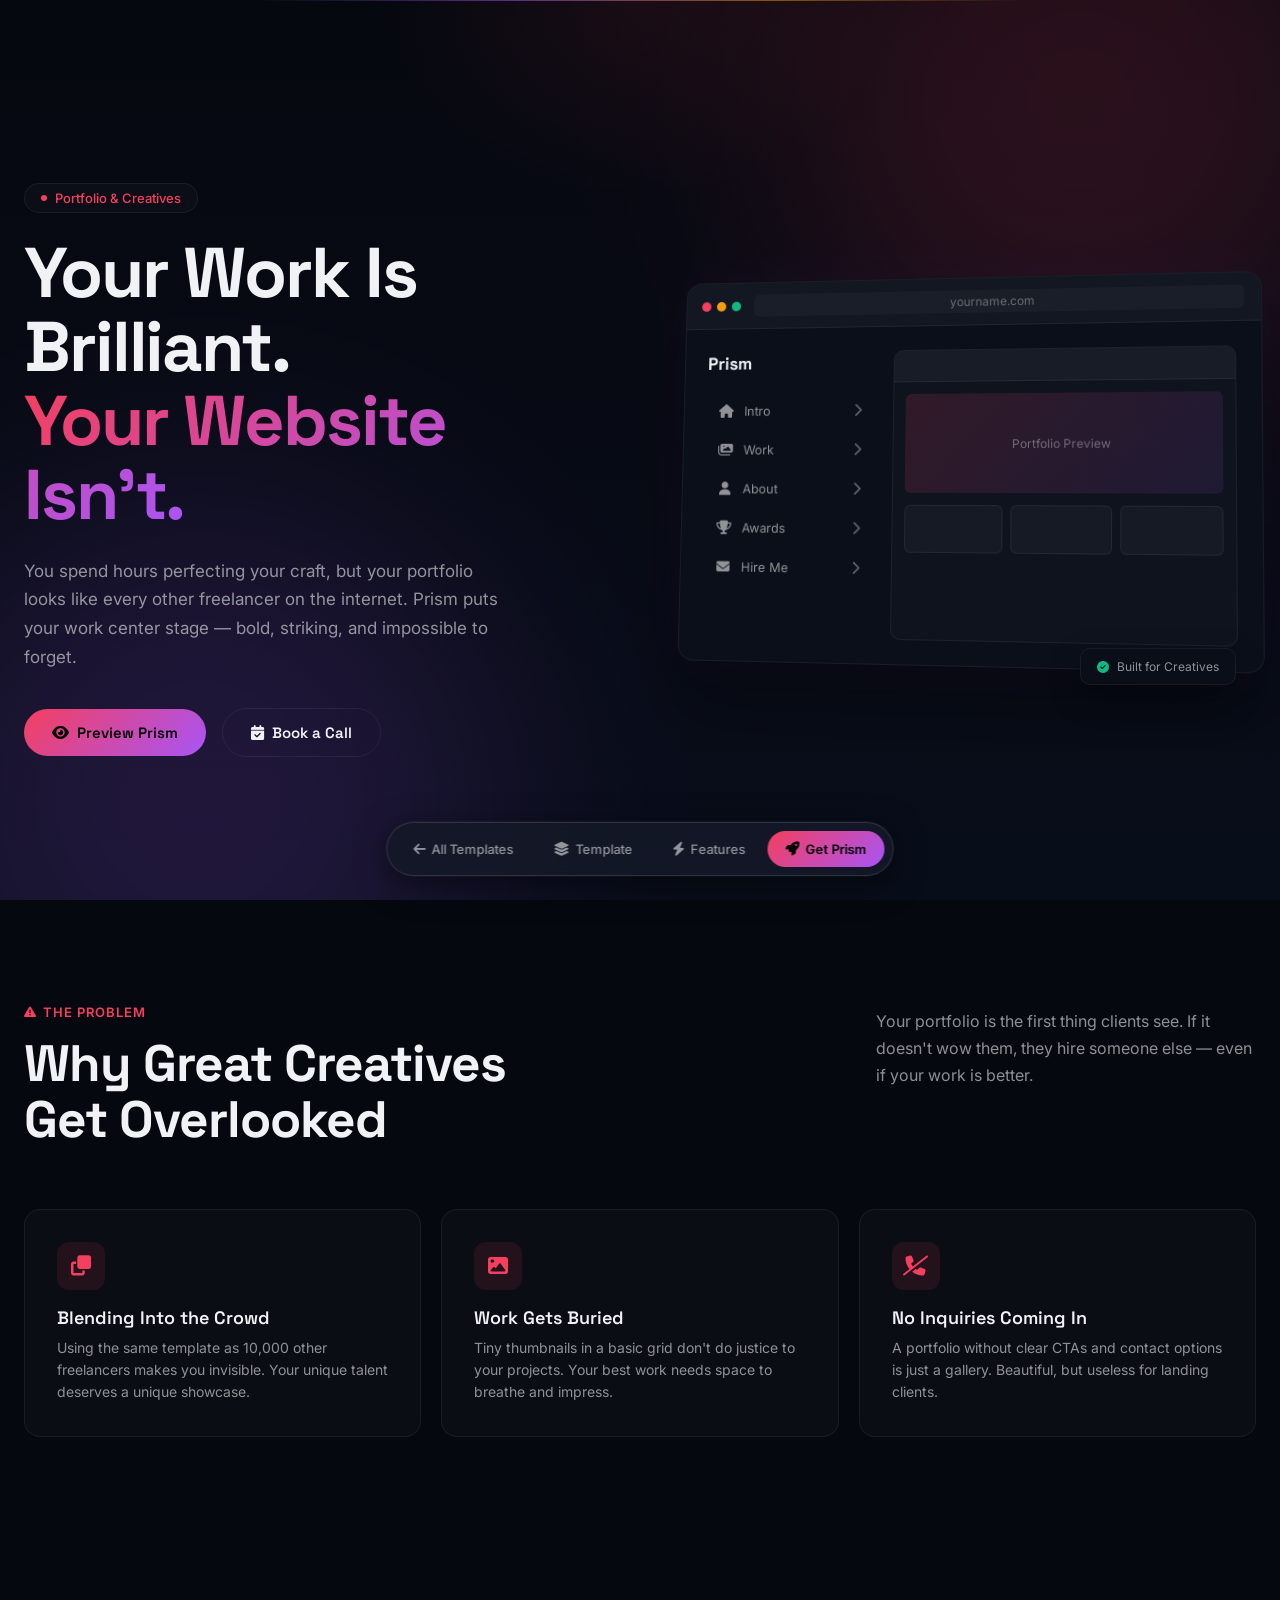
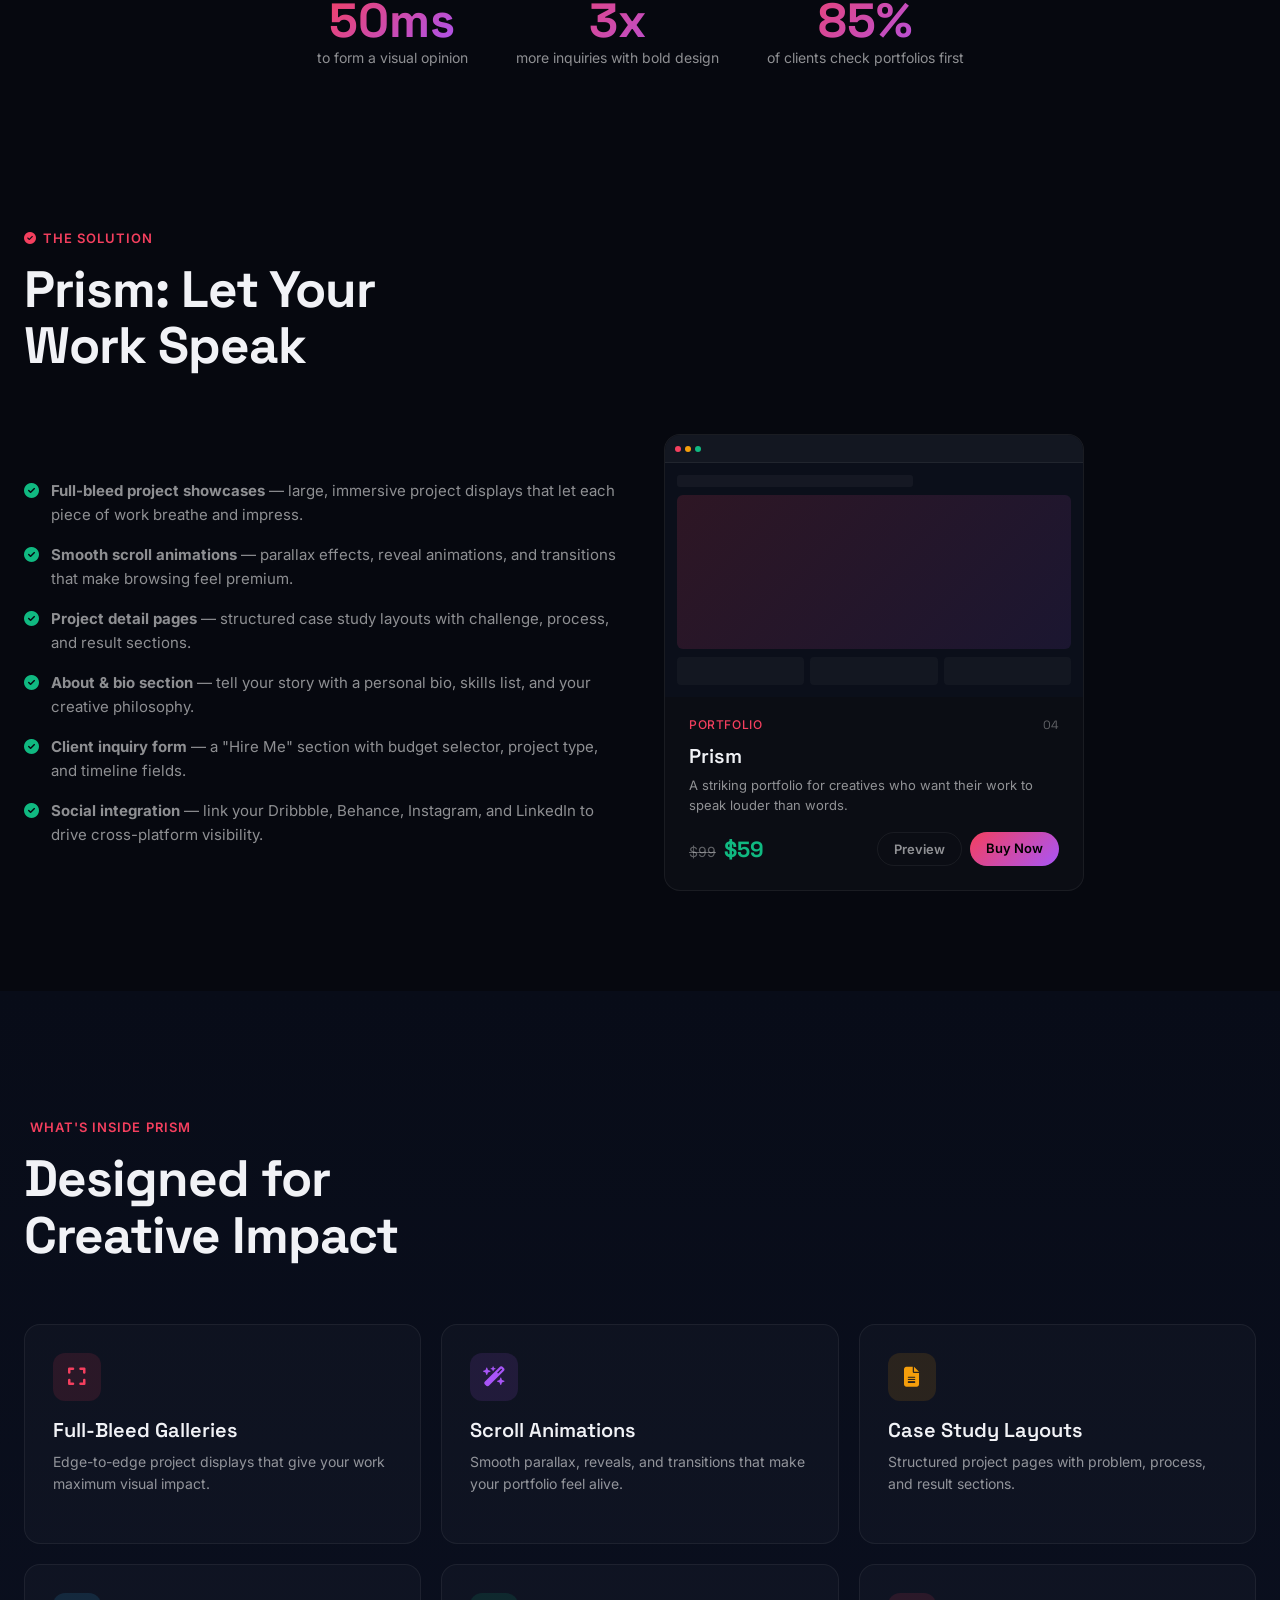
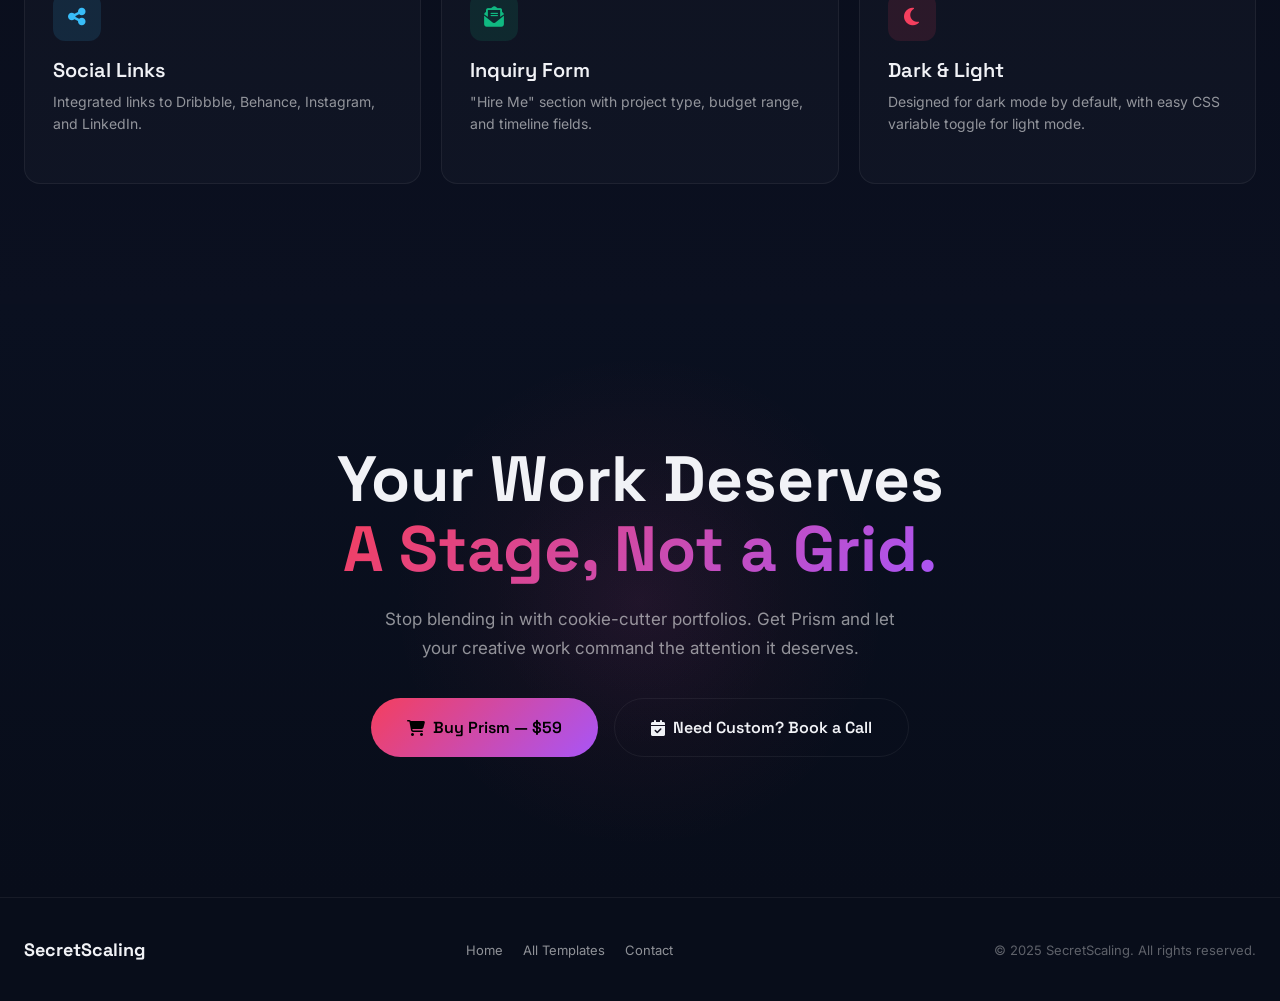
<file: website/templates/portfolio.html>
<!DOCTYPE html>
<html lang="en">
<head>
    <meta charset="UTF-8">
    <meta name="viewport" content="width=device-width, initial-scale=1.0">
    <title>Portfolio Templates — SecretScaling</title>
    <link rel="icon" type="image/png" href="../images/logo/favicon.png">
    <link rel="preconnect" href="https://fonts.googleapis.com">
    <link rel="preconnect" href="https://fonts.gstatic.com" crossorigin>
    <link href="https://fonts.googleapis.com/css2?family=Inter:wght@300;400;500;600;700;800;900&family=Space+Grotesk:wght@400;500;600;700&display=swap" rel="stylesheet">
    <link rel="stylesheet" href="https://cdnjs.cloudflare.com/ajax/libs/font-awesome/6.5.1/css/all.min.css">
    <link rel="stylesheet" href="../css/templates.css">
</head>
<body class="niche-portfolio">

    <nav class="t-nav">
        <a href="../templates.html"><i class="fa-solid fa-arrow-left"></i><span>All Templates</span></a>
        <a href="#template"><i class="fa-solid fa-layer-group"></i><span>Template</span></a>
        <a href="#features"><i class="fa-solid fa-bolt"></i><span>Features</span></a>
        <a href="#cta" class="t-nav-cta"><i class="fa-solid fa-rocket"></i><span>Get Prism</span></a>
    </nav>

    <button class="t-scroll-top" id="scrollTop" aria-label="Scroll to top"><i class="fa-solid fa-chevron-up"></i></button>

    <!-- HERO -->
    <section class="t-hero" id="hero">
        <div class="t-hero-glow t-hero-glow--violet" style="background:#f43f5e;"></div>
        <div class="t-hero-glow t-hero-glow--amber" style="background:#a855f7;"></div>
        <div class="t-hero-toplight"></div>
        <div class="t-hero-topglow" style="background:radial-gradient(ellipse at top, rgba(244,63,94,0.08), transparent 70%);"></div>

        <div class="container t-hero-inner">
            <div class="t-hero-left">
                <div class="t-hero-badge reveal"><span class="t-hero-badge-dot"></span>Portfolio &amp; Creatives</div>
                <h1 class="t-hero-title reveal reveal-delay-1">
                    Your Work Is Brilliant.<br>
                    <span class="t-hero-title-gradient">Your Website Isn't.</span>
                </h1>
                <p class="t-hero-sub reveal reveal-delay-2">
                    You spend hours perfecting your craft, but your portfolio looks like every other freelancer on the internet. Prism puts your work center stage &mdash; bold, striking, and impossible to forget.
                </p>
                <div class="t-hero-actions reveal reveal-delay-3">
                    <a href="#template" class="t-btn t-btn--primary"><i class="fa-solid fa-eye"></i>Preview Prism</a>
                    <a href="../index.html#contact" class="t-btn t-btn--ghost"><i class="fa-solid fa-calendar-check"></i>Book a Call</a>
                </div>
            </div>

            <div class="t-hero-device reveal reveal-delay-2">
                <div class="t-device-frame">
                    <div class="t-device-chrome">
                        <div class="t-device-dot"></div><div class="t-device-dot"></div><div class="t-device-dot"></div>
                        <div class="t-device-url">yourname.com</div>
                    </div>
                    <div class="t-device-screen">
                        <div class="t-device-sidebar">
                            <div class="t-device-sidebar-title">Prism</div>
                            <div class="t-device-sidebar-item"><i class="fa-solid fa-house"></i>Intro<span class="arrow"><i class="fa-solid fa-chevron-right"></i></span></div>
                            <div class="t-device-sidebar-item"><i class="fa-solid fa-images"></i>Work<span class="arrow"><i class="fa-solid fa-chevron-right"></i></span></div>
                            <div class="t-device-sidebar-item"><i class="fa-solid fa-user"></i>About<span class="arrow"><i class="fa-solid fa-chevron-right"></i></span></div>
                            <div class="t-device-sidebar-item"><i class="fa-solid fa-trophy"></i>Awards<span class="arrow"><i class="fa-solid fa-chevron-right"></i></span></div>
                            <div class="t-device-sidebar-item"><i class="fa-solid fa-envelope"></i>Hire Me<span class="arrow"><i class="fa-solid fa-chevron-right"></i></span></div>
                        </div>
                        <div class="t-device-main">
                            <div class="t-device-main-header"></div>
                            <div class="t-device-main-hero" style="background:linear-gradient(135deg, rgba(244,63,94,0.15), rgba(168,85,247,0.1));">Portfolio Preview</div>
                            <div class="t-device-main-cards"><div class="t-device-main-card"></div><div class="t-device-main-card"></div><div class="t-device-main-card"></div></div>
                        </div>
                    </div>
                </div>
                <div class="t-device-float-badge"><i class="fa-solid fa-circle-check"></i>Built for Creatives</div>
            </div>
        </div>
    </section>

    <!-- PAIN POINTS -->
    <section class="t-pain" >
        <div class="container">
            <div class="t-section-header reveal">
                <div>
                    <div class="t-section-badge"><i class="fa-solid fa-triangle-exclamation"></i> The Problem</div>
                    <h2 class="t-section-title">Why Great Creatives<br>Get Overlooked</h2>
                </div>
                <p class="t-section-desc">Your portfolio is the first thing clients see. If it doesn't wow them, they hire someone else &mdash; even if your work is better.</p>
            </div>
            <div class="t-pain-grid">
                <div class="t-pain-card reveal">
                    <div class="t-pain-icon"><i class="fa-solid fa-clone"></i></div>
                    <h3 class="t-pain-title">Blending Into the Crowd</h3>
                    <p class="t-pain-desc">Using the same template as 10,000 other freelancers makes you invisible. Your unique talent deserves a unique showcase.</p>
                </div>
                <div class="t-pain-card reveal reveal-delay-1">
                    <div class="t-pain-icon"><i class="fa-solid fa-image"></i></div>
                    <h3 class="t-pain-title">Work Gets Buried</h3>
                    <p class="t-pain-desc">Tiny thumbnails in a basic grid don't do justice to your projects. Your best work needs space to breathe and impress.</p>
                </div>
                <div class="t-pain-card reveal reveal-delay-2">
                    <div class="t-pain-icon"><i class="fa-solid fa-phone-slash"></i></div>
                    <h3 class="t-pain-title">No Inquiries Coming In</h3>
                    <p class="t-pain-desc">A portfolio without clear CTAs and contact options is just a gallery. Beautiful, but useless for landing clients.</p>
                </div>
            </div>
        </div>
    </section>

    <!-- STATS -->
    <div class="t-niche-stats reveal">
        <div class="t-niche-stat"><div class="t-niche-stat-num">50ms</div><div class="t-niche-stat-label">to form a visual opinion</div></div>
        <div class="t-niche-stat"><div class="t-niche-stat-num">3x</div><div class="t-niche-stat-label">more inquiries with bold design</div></div>
        <div class="t-niche-stat"><div class="t-niche-stat-num">85%</div><div class="t-niche-stat-label">of clients check portfolios first</div></div>
    </div>

    <!-- SOLUTION -->
    <section class="t-solution" id="features">
        <div class="container">
            <div class="t-section-header reveal">
                <div>
                    <div class="t-section-badge"><i class="fa-solid fa-check-circle"></i> The Solution</div>
                    <h2 class="t-section-title">Prism: Let Your<br>Work Speak</h2>
                </div>
            </div>
            <div class="t-solution-grid">
                <ul class="t-solution-list reveal">
                    <li class="t-solution-item"><i class="fa-solid fa-circle-check"></i><span><strong>Full-bleed project showcases</strong> &mdash; large, immersive project displays that let each piece of work breathe and impress.</span></li>
                    <li class="t-solution-item"><i class="fa-solid fa-circle-check"></i><span><strong>Smooth scroll animations</strong> &mdash; parallax effects, reveal animations, and transitions that make browsing feel premium.</span></li>
                    <li class="t-solution-item"><i class="fa-solid fa-circle-check"></i><span><strong>Project detail pages</strong> &mdash; structured case study layouts with challenge, process, and result sections.</span></li>
                    <li class="t-solution-item"><i class="fa-solid fa-circle-check"></i><span><strong>About &amp; bio section</strong> &mdash; tell your story with a personal bio, skills list, and your creative philosophy.</span></li>
                    <li class="t-solution-item"><i class="fa-solid fa-circle-check"></i><span><strong>Client inquiry form</strong> &mdash; a "Hire Me" section with budget selector, project type, and timeline fields.</span></li>
                    <li class="t-solution-item"><i class="fa-solid fa-circle-check"></i><span><strong>Social integration</strong> &mdash; link your Dribbble, Behance, Instagram, and LinkedIn to drive cross-platform visibility.</span></li>
                </ul>
                <div class="reveal reveal-delay-1">
                    <div class="t-card" data-category="portfolio" style="max-width:420px;">
                        <div class="t-card-preview">
                            <div class="t-card-mockup">
                                <div class="t-card-mock-nav"><div class="t-card-mock-dot"></div><div class="t-card-mock-dot"></div><div class="t-card-mock-dot"></div></div>
                                <div class="t-card-mock-content"><div class="t-card-mock-bar t-card-mock-bar--short"></div><div class="t-card-mock-hero-block"></div><div class="t-card-mock-cols"><div class="t-card-mock-col"></div><div class="t-card-mock-col"></div><div class="t-card-mock-col"></div></div></div>
                            </div>
                        </div>
                        <div class="t-card-body">
                            <div class="t-card-meta"><span class="t-card-cat">Portfolio</span><span class="t-card-number">04</span></div>
                            <h3 class="t-card-title">Prism</h3>
                            <p class="t-card-desc">A striking portfolio for creatives who want their work to speak louder than words.</p>
                            <div class="t-card-footer">
                                <div class="t-card-price"><span class="t-card-price-old">$99</span><span class="t-card-price-now">$59</span></div>
                                <div class="t-card-actions"><a href="#" class="t-card-btn t-card-btn--preview">Preview</a><a href="#" class="t-card-btn t-card-btn--buy">Buy Now</a></div>
                            </div>
                        </div>
                    </div>
                </div>
            </div>
        </div>
    </section>

    <!-- FEATURES -->
    <section class="t-features" id="template">
        <div class="container">
            <div class="t-section-header reveal">
                <div>
                    <div class="t-section-badge"><i class="fa-solid fa-sparkles"></i> What's Inside Prism</div>
                    <h2 class="t-section-title">Designed for<br>Creative Impact</h2>
                </div>
            </div>
            <div class="t-feat-grid">
                <div class="t-feat-card reveal"><div class="t-bento-card-icon t-bento-card-icon--rose"><i class="fa-solid fa-expand"></i></div><h3 class="t-feat-card-title">Full-Bleed Galleries</h3><p class="t-feat-card-desc">Edge-to-edge project displays that give your work maximum visual impact.</p></div>
                <div class="t-feat-card reveal reveal-delay-1"><div class="t-bento-card-icon t-bento-card-icon--violet"><i class="fa-solid fa-wand-magic-sparkles"></i></div><h3 class="t-feat-card-title">Scroll Animations</h3><p class="t-feat-card-desc">Smooth parallax, reveals, and transitions that make your portfolio feel alive.</p></div>
                <div class="t-feat-card reveal reveal-delay-2"><div class="t-bento-card-icon t-bento-card-icon--amber"><i class="fa-solid fa-file-lines"></i></div><h3 class="t-feat-card-title">Case Study Layouts</h3><p class="t-feat-card-desc">Structured project pages with problem, process, and result sections.</p></div>
                <div class="t-feat-card reveal"><div class="t-bento-card-icon t-bento-card-icon--sky"><i class="fa-solid fa-share-nodes"></i></div><h3 class="t-feat-card-title">Social Links</h3><p class="t-feat-card-desc">Integrated links to Dribbble, Behance, Instagram, and LinkedIn.</p></div>
                <div class="t-feat-card reveal reveal-delay-1"><div class="t-bento-card-icon t-bento-card-icon--emerald"><i class="fa-solid fa-envelope-open-text"></i></div><h3 class="t-feat-card-title">Inquiry Form</h3><p class="t-feat-card-desc">"Hire Me" section with project type, budget range, and timeline fields.</p></div>
                <div class="t-feat-card reveal reveal-delay-2"><div class="t-bento-card-icon t-bento-card-icon--rose"><i class="fa-solid fa-moon"></i></div><h3 class="t-feat-card-title">Dark &amp; Light</h3><p class="t-feat-card-desc">Designed for dark mode by default, with easy CSS variable toggle for light mode.</p></div>
            </div>
        </div>
    </section>

    <!-- CTA -->
    <section class="t-cta" id="cta">
        <div class="t-cta-glow" style="background:radial-gradient(circle, var(--niche-accent-glow), transparent 70%);"></div>
        <div class="t-cta-glow2"></div>
        <div class="container t-cta-content">
            <h2 class="t-cta-title reveal">Your Work Deserves<br><span>A Stage, Not a Grid.</span></h2>
            <p class="t-cta-sub reveal reveal-delay-1">Stop blending in with cookie-cutter portfolios. Get Prism and let your creative work command the attention it deserves.</p>
            <div class="t-cta-actions reveal reveal-delay-2">
                <a href="#" class="t-btn t-btn--primary t-btn--large t-btn--glow"><i class="fa-solid fa-cart-shopping"></i>Buy Prism — $59</a>
                <a href="../index.html#contact" class="t-btn t-btn--ghost t-btn--large"><i class="fa-solid fa-calendar-check"></i>Need Custom? Book a Call</a>
            </div>
        </div>
    </section>

    <footer class="t-footer">
        <div class="container t-footer-inner">
            <div class="t-footer-logo">SecretScaling</div>
            <div class="t-footer-links"><a href="../index.html" class="t-footer-link">Home</a><a href="../templates.html" class="t-footer-link">All Templates</a><a href="../index.html#contact" class="t-footer-link">Contact</a></div>
            <div class="t-footer-copy">&copy; 2025 SecretScaling. All rights reserved.</div>
        </div>
    </footer>
    <script src="../js/templates.js"></script>
</body>
</html>
</file>
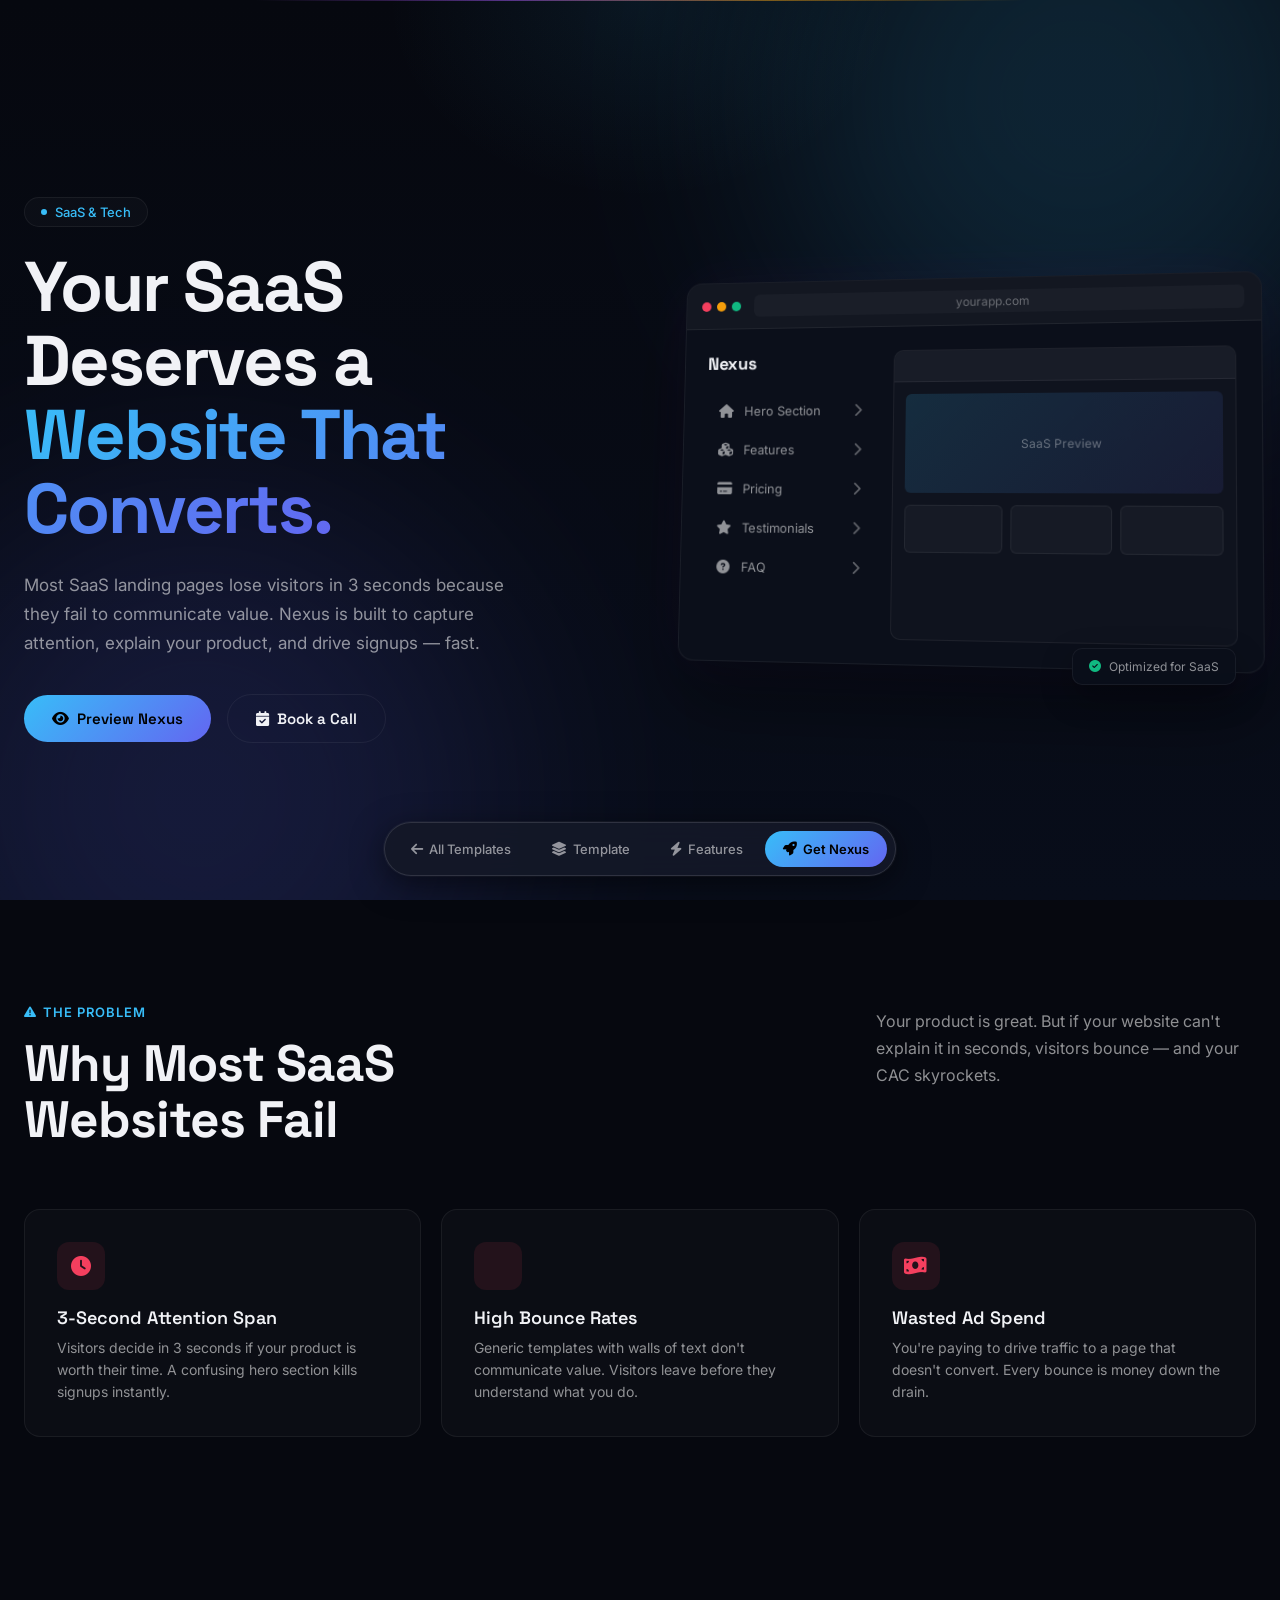
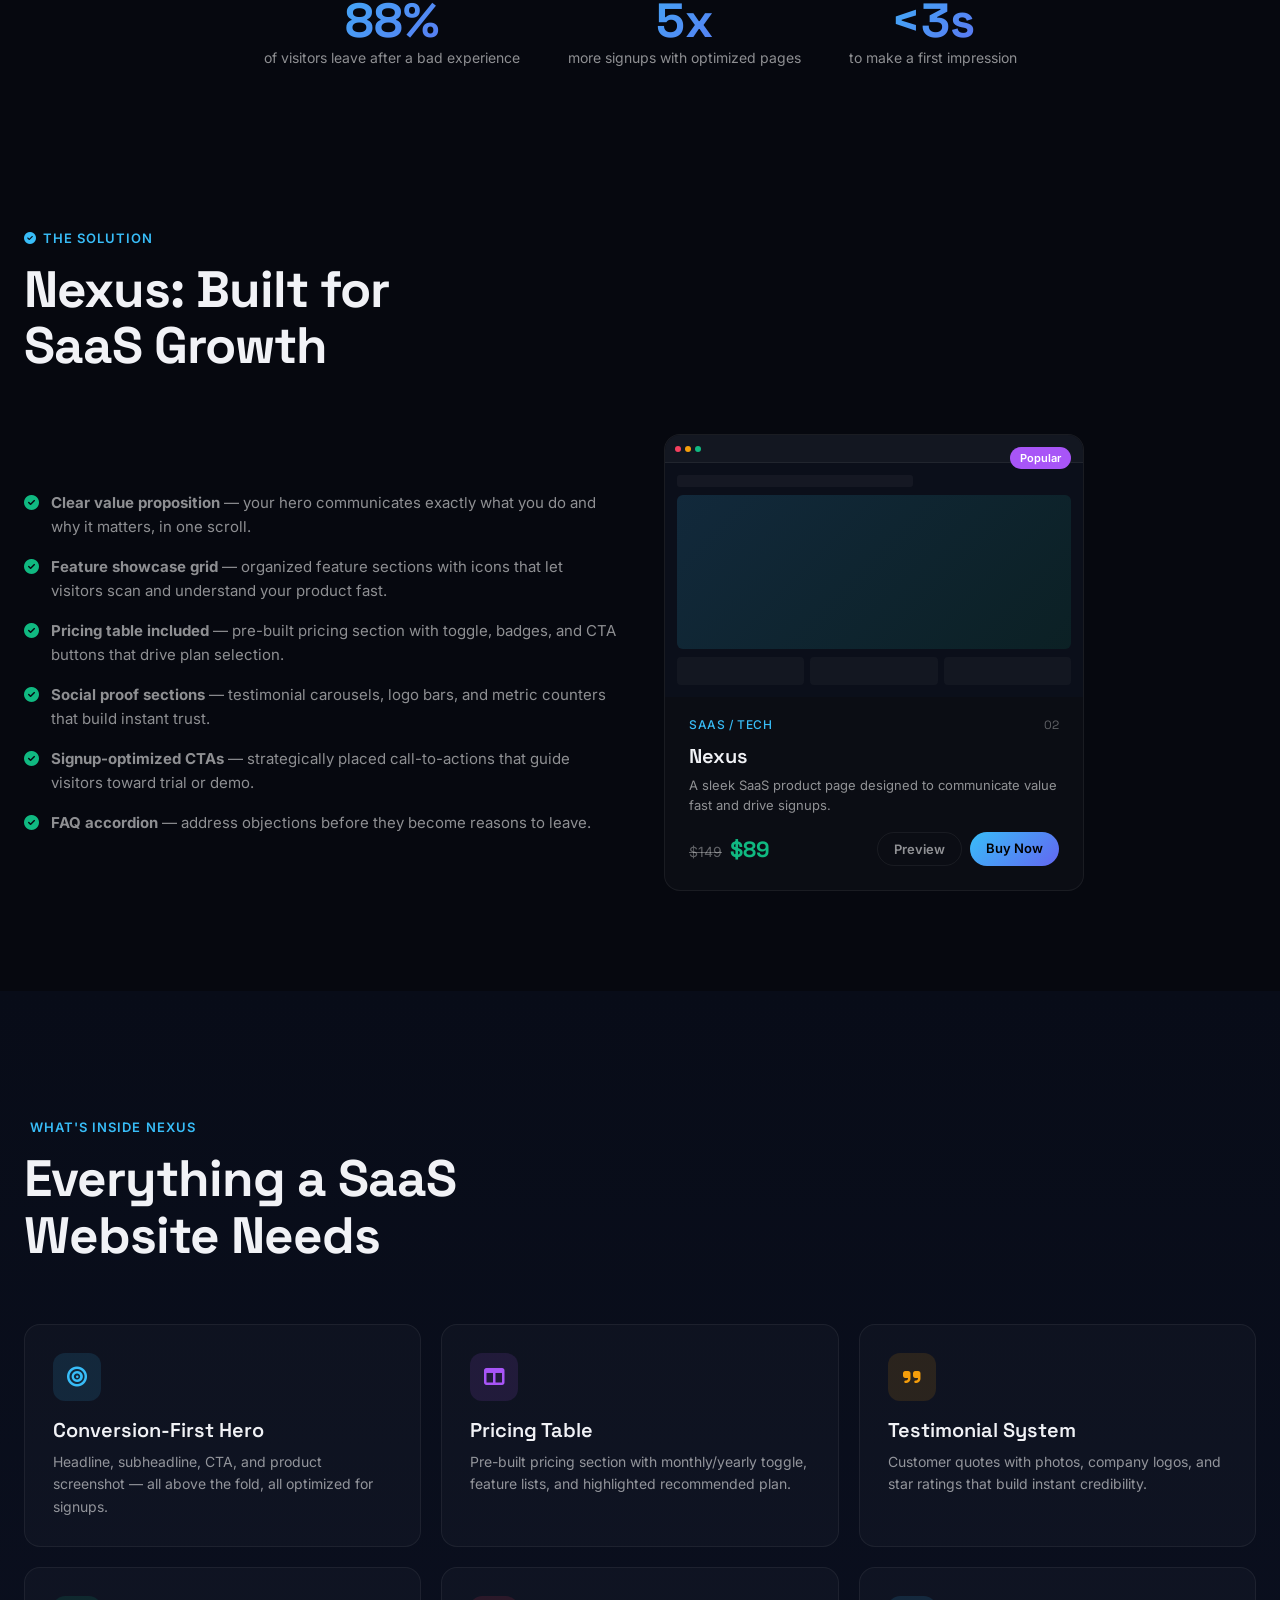
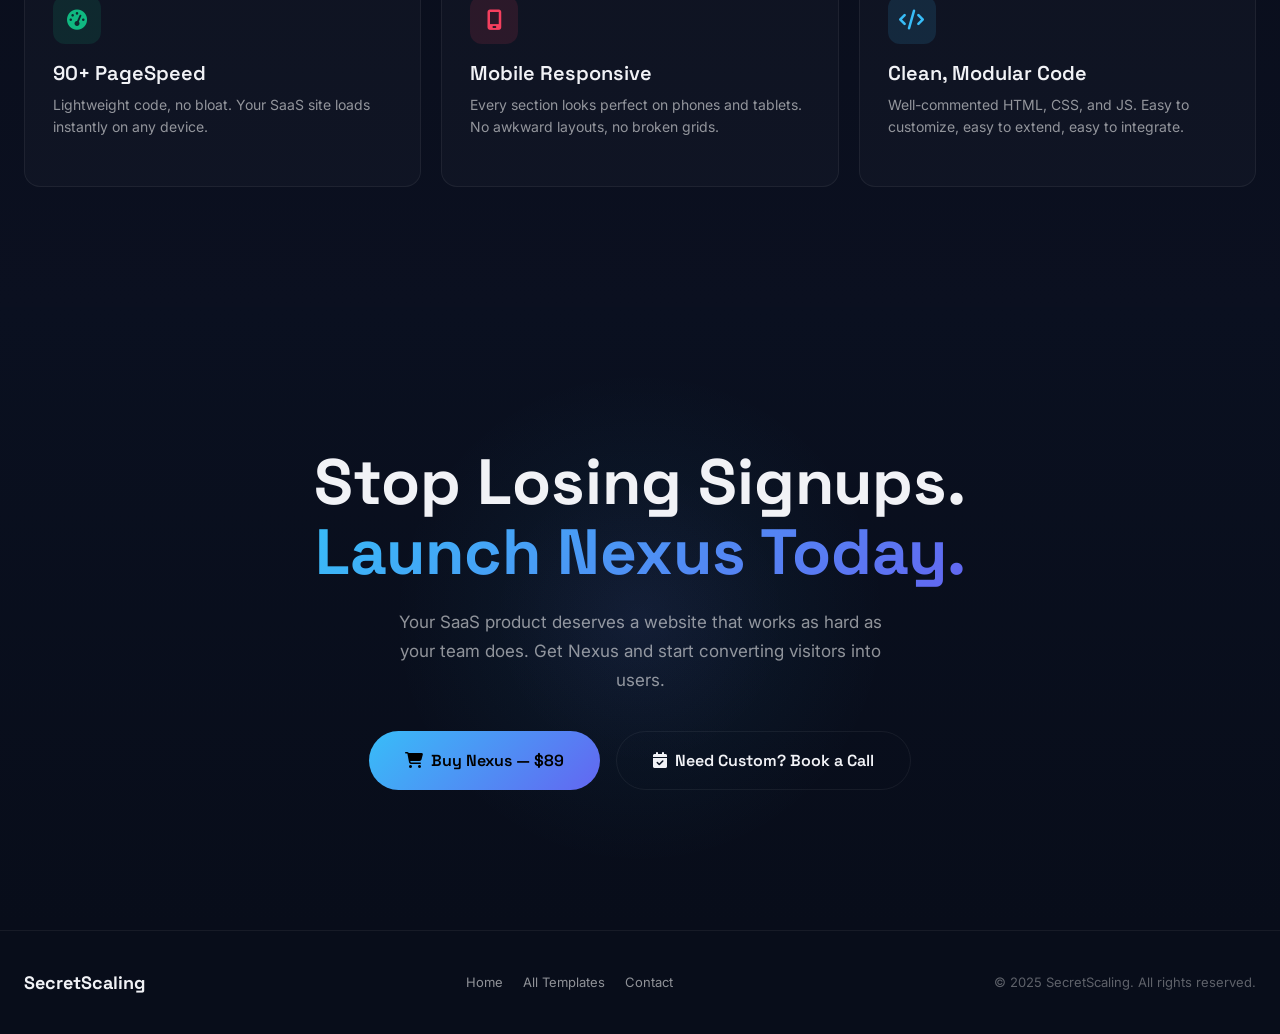
<file: website/templates/saas.html>
<!DOCTYPE html>
<html lang="en">
<head>
    <meta charset="UTF-8">
    <meta name="viewport" content="width=device-width, initial-scale=1.0">
    <title>SaaS &amp; Tech Templates — SecretScaling</title>
    <link rel="icon" type="image/png" href="../images/logo/favicon.png">
    <link rel="preconnect" href="https://fonts.googleapis.com">
    <link rel="preconnect" href="https://fonts.gstatic.com" crossorigin>
    <link href="https://fonts.googleapis.com/css2?family=Inter:wght@300;400;500;600;700;800;900&family=Space+Grotesk:wght@400;500;600;700&display=swap" rel="stylesheet">
    <link rel="stylesheet" href="https://cdnjs.cloudflare.com/ajax/libs/font-awesome/6.5.1/css/all.min.css">
    <link rel="stylesheet" href="../css/templates.css">
</head>
<body class="niche-saas">

    <!-- NAV -->
    <nav class="t-nav">
        <a href="../templates.html">
            <i class="fa-solid fa-arrow-left"></i>
            <span>All Templates</span>
        </a>
        <a href="#template">
            <i class="fa-solid fa-layer-group"></i>
            <span>Template</span>
        </a>
        <a href="#features">
            <i class="fa-solid fa-bolt"></i>
            <span>Features</span>
        </a>
        <a href="#cta" class="t-nav-cta">
            <i class="fa-solid fa-rocket"></i>
            <span>Get Nexus</span>
        </a>
    </nav>

    <button class="t-scroll-top" id="scrollTop" aria-label="Scroll to top">
        <i class="fa-solid fa-chevron-up"></i>
    </button>

    <!-- HERO -->
    <section class="t-hero" id="hero">
        <div class="t-hero-glow t-hero-glow--violet" style="background:#38bdf8;"></div>
        <div class="t-hero-glow t-hero-glow--amber" style="background:#6366f1;"></div>
        <div class="t-hero-toplight"></div>
        <div class="t-hero-topglow" style="background:radial-gradient(ellipse at top, rgba(56,189,248,0.08), transparent 70%);"></div>

        <div class="container t-hero-inner">
            <div class="t-hero-left">
                <div class="t-hero-badge reveal">
                    <span class="t-hero-badge-dot"></span>
                    SaaS &amp; Tech
                </div>
                <h1 class="t-hero-title reveal reveal-delay-1">
                    Your SaaS Deserves a<br>
                    <span class="t-hero-title-gradient">Website That Converts.</span>
                </h1>
                <p class="t-hero-sub reveal reveal-delay-2">
                    Most SaaS landing pages lose visitors in 3 seconds because they fail to communicate value. Nexus is built to capture attention, explain your product, and drive signups &mdash; fast.
                </p>
                <div class="t-hero-actions reveal reveal-delay-3">
                    <a href="#template" class="t-btn t-btn--primary">
                        <i class="fa-solid fa-eye"></i>
                        Preview Nexus
                    </a>
                    <a href="../index.html#contact" class="t-btn t-btn--ghost">
                        <i class="fa-solid fa-calendar-check"></i>
                        Book a Call
                    </a>
                </div>
            </div>

            <div class="t-hero-device reveal reveal-delay-2">
                <div class="t-device-frame">
                    <div class="t-device-chrome">
                        <div class="t-device-dot"></div>
                        <div class="t-device-dot"></div>
                        <div class="t-device-dot"></div>
                        <div class="t-device-url">yourapp.com</div>
                    </div>
                    <div class="t-device-screen">
                        <div class="t-device-sidebar">
                            <div class="t-device-sidebar-title">Nexus</div>
                            <div class="t-device-sidebar-item">
                                <i class="fa-solid fa-house"></i>
                                Hero Section
                                <span class="arrow"><i class="fa-solid fa-chevron-right"></i></span>
                            </div>
                            <div class="t-device-sidebar-item">
                                <i class="fa-solid fa-cubes"></i>
                                Features
                                <span class="arrow"><i class="fa-solid fa-chevron-right"></i></span>
                            </div>
                            <div class="t-device-sidebar-item">
                                <i class="fa-solid fa-credit-card"></i>
                                Pricing
                                <span class="arrow"><i class="fa-solid fa-chevron-right"></i></span>
                            </div>
                            <div class="t-device-sidebar-item">
                                <i class="fa-solid fa-star"></i>
                                Testimonials
                                <span class="arrow"><i class="fa-solid fa-chevron-right"></i></span>
                            </div>
                            <div class="t-device-sidebar-item">
                                <i class="fa-solid fa-circle-question"></i>
                                FAQ
                                <span class="arrow"><i class="fa-solid fa-chevron-right"></i></span>
                            </div>
                        </div>
                        <div class="t-device-main">
                            <div class="t-device-main-header"></div>
                            <div class="t-device-main-hero" style="background:linear-gradient(135deg, rgba(56,189,248,0.15), rgba(99,102,241,0.1));">SaaS Preview</div>
                            <div class="t-device-main-cards">
                                <div class="t-device-main-card"></div>
                                <div class="t-device-main-card"></div>
                                <div class="t-device-main-card"></div>
                            </div>
                        </div>
                    </div>
                </div>
                <div class="t-device-float-badge">
                    <i class="fa-solid fa-circle-check"></i>
                    Optimized for SaaS
                </div>
            </div>
        </div>
    </section>

    <!-- PAIN POINTS -->
    <section class="t-pain" >
        <div class="container">
            <div class="t-section-header reveal">
                <div>
                    <div class="t-section-badge"><i class="fa-solid fa-triangle-exclamation"></i> The Problem</div>
                    <h2 class="t-section-title">Why Most SaaS<br>Websites Fail</h2>
                </div>
                <p class="t-section-desc">Your product is great. But if your website can't explain it in seconds, visitors bounce &mdash; and your CAC skyrockets.</p>
            </div>
            <div class="t-pain-grid">
                <div class="t-pain-card reveal">
                    <div class="t-pain-icon"><i class="fa-solid fa-clock"></i></div>
                    <h3 class="t-pain-title">3-Second Attention Span</h3>
                    <p class="t-pain-desc">Visitors decide in 3 seconds if your product is worth their time. A confusing hero section kills signups instantly.</p>
                </div>
                <div class="t-pain-card reveal reveal-delay-1">
                    <div class="t-pain-icon"><i class="fa-solid fa-chart-line-down"></i></div>
                    <h3 class="t-pain-title">High Bounce Rates</h3>
                    <p class="t-pain-desc">Generic templates with walls of text don't communicate value. Visitors leave before they understand what you do.</p>
                </div>
                <div class="t-pain-card reveal reveal-delay-2">
                    <div class="t-pain-icon"><i class="fa-solid fa-money-bill-wave"></i></div>
                    <h3 class="t-pain-title">Wasted Ad Spend</h3>
                    <p class="t-pain-desc">You're paying to drive traffic to a page that doesn't convert. Every bounce is money down the drain.</p>
                </div>
            </div>
        </div>
    </section>

    <!-- STATS -->
    <div class="t-niche-stats reveal">
        <div class="t-niche-stat">
            <div class="t-niche-stat-num">88%</div>
            <div class="t-niche-stat-label">of visitors leave after a bad experience</div>
        </div>
        <div class="t-niche-stat">
            <div class="t-niche-stat-num">5x</div>
            <div class="t-niche-stat-label">more signups with optimized pages</div>
        </div>
        <div class="t-niche-stat">
            <div class="t-niche-stat-num">&lt;3s</div>
            <div class="t-niche-stat-label">to make a first impression</div>
        </div>
    </div>

    <!-- SOLUTION -->
    <section class="t-solution" id="features">
        <div class="container">
            <div class="t-section-header reveal">
                <div>
                    <div class="t-section-badge"><i class="fa-solid fa-check-circle"></i> The Solution</div>
                    <h2 class="t-section-title">Nexus: Built for<br>SaaS Growth</h2>
                </div>
            </div>
            <div class="t-solution-grid">
                <ul class="t-solution-list reveal">
                    <li class="t-solution-item">
                        <i class="fa-solid fa-circle-check"></i>
                        <span><strong>Clear value proposition</strong> &mdash; your hero communicates exactly what you do and why it matters, in one scroll.</span>
                    </li>
                    <li class="t-solution-item">
                        <i class="fa-solid fa-circle-check"></i>
                        <span><strong>Feature showcase grid</strong> &mdash; organized feature sections with icons that let visitors scan and understand your product fast.</span>
                    </li>
                    <li class="t-solution-item">
                        <i class="fa-solid fa-circle-check"></i>
                        <span><strong>Pricing table included</strong> &mdash; pre-built pricing section with toggle, badges, and CTA buttons that drive plan selection.</span>
                    </li>
                    <li class="t-solution-item">
                        <i class="fa-solid fa-circle-check"></i>
                        <span><strong>Social proof sections</strong> &mdash; testimonial carousels, logo bars, and metric counters that build instant trust.</span>
                    </li>
                    <li class="t-solution-item">
                        <i class="fa-solid fa-circle-check"></i>
                        <span><strong>Signup-optimized CTAs</strong> &mdash; strategically placed call-to-actions that guide visitors toward trial or demo.</span>
                    </li>
                    <li class="t-solution-item">
                        <i class="fa-solid fa-circle-check"></i>
                        <span><strong>FAQ accordion</strong> &mdash; address objections before they become reasons to leave.</span>
                    </li>
                </ul>
                <div class="reveal reveal-delay-1">
                    <div class="t-card" data-category="saas" style="max-width:420px;">
                        <div class="t-card-preview">
                            <div class="t-card-mockup">
                                <div class="t-card-mock-nav">
                                    <div class="t-card-mock-dot"></div>
                                    <div class="t-card-mock-dot"></div>
                                    <div class="t-card-mock-dot"></div>
                                </div>
                                <div class="t-card-mock-content">
                                    <div class="t-card-mock-bar t-card-mock-bar--short"></div>
                                    <div class="t-card-mock-hero-block"></div>
                                    <div class="t-card-mock-cols">
                                        <div class="t-card-mock-col"></div>
                                        <div class="t-card-mock-col"></div>
                                        <div class="t-card-mock-col"></div>
                                    </div>
                                </div>
                            </div>
                            <span class="t-card-tag-float t-tag--popular">Popular</span>
                        </div>
                        <div class="t-card-body">
                            <div class="t-card-meta">
                                <span class="t-card-cat">SaaS / Tech</span>
                                <span class="t-card-number">02</span>
                            </div>
                            <h3 class="t-card-title">Nexus</h3>
                            <p class="t-card-desc">A sleek SaaS product page designed to communicate value fast and drive signups.</p>
                            <div class="t-card-footer">
                                <div class="t-card-price">
                                    <span class="t-card-price-old">$149</span>
                                    <span class="t-card-price-now">$89</span>
                                </div>
                                <div class="t-card-actions">
                                    <a href="#" class="t-card-btn t-card-btn--preview">Preview</a>
                                    <a href="#" class="t-card-btn t-card-btn--buy">Buy Now</a>
                                </div>
                            </div>
                        </div>
                    </div>
                </div>
            </div>
        </div>
    </section>

    <!-- FEATURES BENTO -->
    <section class="t-features" id="template">
        <div class="container">
            <div class="t-section-header reveal">
                <div>
                    <div class="t-section-badge"><i class="fa-solid fa-sparkles"></i> What's Inside Nexus</div>
                    <h2 class="t-section-title">Everything a SaaS<br>Website Needs</h2>
                </div>
            </div>
            <div class="t-feat-grid">
                <div class="t-feat-card reveal">
                    <div class="t-bento-card-icon t-bento-card-icon--sky"><i class="fa-solid fa-bullseye"></i></div>
                    <h3 class="t-feat-card-title">Conversion-First Hero</h3>
                    <p class="t-feat-card-desc">Headline, subheadline, CTA, and product screenshot — all above the fold, all optimized for signups.</p>
                </div>
                <div class="t-feat-card reveal reveal-delay-1">
                    <div class="t-bento-card-icon t-bento-card-icon--violet"><i class="fa-solid fa-table-columns"></i></div>
                    <h3 class="t-feat-card-title">Pricing Table</h3>
                    <p class="t-feat-card-desc">Pre-built pricing section with monthly/yearly toggle, feature lists, and highlighted recommended plan.</p>
                </div>
                <div class="t-feat-card reveal reveal-delay-2">
                    <div class="t-bento-card-icon t-bento-card-icon--amber"><i class="fa-solid fa-quote-right"></i></div>
                    <h3 class="t-feat-card-title">Testimonial System</h3>
                    <p class="t-feat-card-desc">Customer quotes with photos, company logos, and star ratings that build instant credibility.</p>
                </div>
                <div class="t-feat-card reveal">
                    <div class="t-bento-card-icon t-bento-card-icon--emerald"><i class="fa-solid fa-gauge-high"></i></div>
                    <h3 class="t-feat-card-title">90+ PageSpeed</h3>
                    <p class="t-feat-card-desc">Lightweight code, no bloat. Your SaaS site loads instantly on any device.</p>
                </div>
                <div class="t-feat-card reveal reveal-delay-1">
                    <div class="t-bento-card-icon t-bento-card-icon--rose"><i class="fa-solid fa-mobile-screen"></i></div>
                    <h3 class="t-feat-card-title">Mobile Responsive</h3>
                    <p class="t-feat-card-desc">Every section looks perfect on phones and tablets. No awkward layouts, no broken grids.</p>
                </div>
                <div class="t-feat-card reveal reveal-delay-2">
                    <div class="t-bento-card-icon t-bento-card-icon--sky"><i class="fa-solid fa-code"></i></div>
                    <h3 class="t-feat-card-title">Clean, Modular Code</h3>
                    <p class="t-feat-card-desc">Well-commented HTML, CSS, and JS. Easy to customize, easy to extend, easy to integrate.</p>
                </div>
            </div>
        </div>
    </section>

    <!-- CTA -->
    <section class="t-cta" id="cta">
        <div class="t-cta-glow" style="background:radial-gradient(circle, var(--niche-accent-glow), transparent 70%);"></div>
        <div class="t-cta-glow2"></div>
        <div class="container t-cta-content">
            <h2 class="t-cta-title reveal">
                Stop Losing Signups.<br><span>Launch Nexus Today.</span>
            </h2>
            <p class="t-cta-sub reveal reveal-delay-1">
                Your SaaS product deserves a website that works as hard as your team does. Get Nexus and start converting visitors into users.
            </p>
            <div class="t-cta-actions reveal reveal-delay-2">
                <a href="#" class="t-btn t-btn--primary t-btn--large t-btn--glow">
                    <i class="fa-solid fa-cart-shopping"></i>
                    Buy Nexus — $89
                </a>
                <a href="../index.html#contact" class="t-btn t-btn--ghost t-btn--large">
                    <i class="fa-solid fa-calendar-check"></i>
                    Need Custom? Book a Call
                </a>
            </div>
        </div>
    </section>

    <footer class="t-footer">
        <div class="container t-footer-inner">
            <div class="t-footer-logo">SecretScaling</div>
            <div class="t-footer-links">
                <a href="../index.html" class="t-footer-link">Home</a>
                <a href="../templates.html" class="t-footer-link">All Templates</a>
                <a href="../index.html#contact" class="t-footer-link">Contact</a>
            </div>
            <div class="t-footer-copy">&copy; 2025 SecretScaling. All rights reserved.</div>
        </div>
    </footer>

    <script src="../js/templates.js"></script>
</body>
</html>
</file>
<file: website/css/templates.css>
/* ============================
   TEMPLATES PAGE — CSS
   SecretScaling Premium Templates
============================ */

/* ============================
   CSS VARIABLES
============================ */
:root {
    --bg-primary: #06080f;
    --bg-secondary: #0b0f1a;
    --bg-card: rgba(255,255,255,0.025);
    --bg-card-hover: rgba(255,255,255,0.05);
    --border-subtle: rgba(255,255,255,0.06);
    --border-hover: rgba(255,255,255,0.12);
    --text-primary: #f1f2f6;
    --text-secondary: rgba(255,255,255,0.55);
    --text-muted: rgba(255,255,255,0.35);
    --accent-amber: #f59e0b;
    --accent-amber-glow: rgba(245,158,11,0.25);
    --accent-violet: #a855f7;
    --accent-violet-glow: rgba(168,85,247,0.2);
    --accent-rose: #f43f5e;
    --accent-emerald: #10b981;
    --accent-sky: #38bdf8;
    --gradient-hero: linear-gradient(135deg, #a855f7 0%, #f59e0b 50%, #f43f5e 100%);
    --gradient-amber: linear-gradient(135deg, #f59e0b, #f97316);
    --gradient-violet: linear-gradient(135deg, #a855f7, #6366f1);
    --gradient-rose: linear-gradient(135deg, #f43f5e, #e11d48);
    --font-display: 'Space Grotesk', sans-serif;
    --font-body: 'Inter', sans-serif;
    --container: 1280px;
    --radius: 16px;
    --radius-sm: 10px;
    --radius-xs: 6px;
}

/* ============================
   RESET & BASE
============================ */
*, *::before, *::after { box-sizing: border-box; margin: 0; padding: 0; }
html { scroll-behavior: smooth; }
body {
    font-family: var(--font-body);
    background: var(--bg-primary);
    color: var(--text-primary);
    overflow-x: hidden;
    -webkit-font-smoothing: antialiased;
}
img { max-width: 100%; display: block; }
a { text-decoration: none; color: inherit; }
button { border: none; background: none; cursor: pointer; font-family: inherit; color: inherit; }

.container {
    max-width: var(--container);
    margin: 0 auto;
    padding: 0 24px;
}

/* ============================
   REVEAL ANIMATIONS
============================ */
.reveal {
    opacity: 0;
    transform: translateY(40px);
    transition: opacity 0.8s cubic-bezier(0.16,1,0.3,1), transform 0.8s cubic-bezier(0.16,1,0.3,1);
}
.reveal.is-visible {
    opacity: 1;
    transform: translateY(0);
}
.reveal-delay-1 { transition-delay: 0.1s; }
.reveal-delay-2 { transition-delay: 0.2s; }
.reveal-delay-3 { transition-delay: 0.3s; }
.reveal-delay-4 { transition-delay: 0.4s; }

/* ============================
   NAV
============================ */
.t-nav {
    position: fixed;
    bottom: 24px;
    left: 50%;
    transform: translateX(-50%);
    z-index: 1000;
    background: rgba(20,24,40,0.92);
    backdrop-filter: blur(20px);
    -webkit-backdrop-filter: blur(20px);
    border: 1px solid rgba(255,255,255,0.12);
    border-radius: 50px;
    padding: 8px 8px;
    display: flex;
    gap: 4px;
    box-shadow: 0 8px 32px rgba(0,0,0,0.5), 0 0 0 1px rgba(255,255,255,0.05);
}
.t-nav a, .t-nav button {
    display: flex;
    align-items: center;
    gap: 6px;
    padding: 10px 18px;
    border-radius: 40px;
    font-size: 13px;
    font-weight: 500;
    color: var(--text-secondary);
    transition: all 0.3s ease;
    white-space: nowrap;
}
.t-nav a:hover, .t-nav button:hover {
    color: var(--text-primary);
    background: rgba(255,255,255,0.06);
}
.t-nav a i, .t-nav button i { font-size: 14px; }
.t-nav-cta {
    background: var(--gradient-amber) !important;
    color: #000 !important;
    font-weight: 600 !important;
}
.t-nav-cta:hover { opacity: 0.9; }

@media (max-width: 768px) {
    .t-nav { bottom: 12px; padding: 6px; gap: 2px; }
    .t-nav a span, .t-nav button span { display: none; }
    .t-nav a, .t-nav button { padding: 10px 14px; }
}

/* ============================
   HERO
============================ */
.t-hero {
    position: relative;
    min-height: 100vh;
    display: flex;
    align-items: center;
    overflow: hidden;
    padding: 120px 0 80px;
}
.t-hero-glow {
    position: absolute;
    width: 600px;
    height: 600px;
    border-radius: 50%;
    filter: blur(120px);
    opacity: 0.15;
    pointer-events: none;
}
.t-hero-glow--violet {
    top: -200px;
    right: -100px;
    background: var(--accent-violet);
}
.t-hero-glow--amber {
    bottom: -200px;
    left: -100px;
    background: var(--accent-amber);
}
.t-hero-toplight {
    position: absolute;
    top: 0;
    left: 50%;
    transform: translateX(-50%);
    width: 60%;
    height: 1px;
    background: linear-gradient(90deg, transparent, rgba(168,85,247,0.5), rgba(245,158,11,0.5), transparent);
}
.t-hero-topglow {
    position: absolute;
    top: 0;
    left: 50%;
    transform: translateX(-50%);
    width: 40%;
    height: 200px;
    background: radial-gradient(ellipse at top, rgba(168,85,247,0.08), transparent 70%);
    pointer-events: none;
}
.t-hero-inner {
    display: grid;
    grid-template-columns: 1fr 1fr;
    gap: 60px;
    align-items: center;
}
.t-hero-badge {
    display: inline-flex;
    align-items: center;
    gap: 8px;
    padding: 6px 16px;
    border-radius: 50px;
    border: 1px solid var(--border-subtle);
    background: var(--bg-card);
    font-size: 13px;
    font-weight: 500;
    color: var(--accent-amber);
    margin-bottom: 24px;
}
.t-hero-badge-dot {
    width: 6px;
    height: 6px;
    border-radius: 50%;
    background: var(--accent-amber);
    animation: pulse-dot 2s infinite;
}
@keyframes pulse-dot {
    0%, 100% { opacity: 1; }
    50% { opacity: 0.3; }
}
.t-hero-title {
    font-family: var(--font-display);
    font-size: clamp(40px, 5.5vw, 72px);
    font-weight: 700;
    line-height: 1.05;
    letter-spacing: -0.03em;
    margin-bottom: 24px;
}
.t-hero-title-gradient {
    background: var(--gradient-hero);
    -webkit-background-clip: text;
    -webkit-text-fill-color: transparent;
    background-clip: text;
}
.t-hero-sub {
    font-size: 17px;
    line-height: 1.7;
    color: var(--text-secondary);
    max-width: 480px;
    margin-bottom: 36px;
}
.t-hero-actions {
    display: flex;
    align-items: center;
    gap: 16px;
    flex-wrap: wrap;
}

/* Hero refresh badge */
.t-hero-refresh {
    display: flex;
    align-items: center;
    gap: 20px;
    margin-top: 32px;
    padding: 16px 24px;
    border-radius: var(--radius);
    background: linear-gradient(135deg, rgba(244,63,94,0.06), rgba(168,85,247,0.06));
    border: 1px solid rgba(244,63,94,0.15);
    max-width: 480px;
}
.t-hero-refresh-counter {
    display: flex;
    flex-direction: column;
    align-items: center;
    gap: 2px;
    flex-shrink: 0;
    position: relative;
}
.t-hero-refresh-counter i {
    color: var(--accent-rose);
    font-size: 14px;
    animation: spin-slow 6s linear infinite;
    position: absolute;
    top: -2px;
    right: -6px;
}
.t-hero-refresh-num {
    font-family: var(--font-display);
    font-size: 48px;
    font-weight: 800;
    line-height: 1;
    background: linear-gradient(135deg, var(--accent-rose), var(--accent-violet));
    -webkit-background-clip: text;
    -webkit-text-fill-color: transparent;
    background-clip: text;
}
.t-hero-refresh-unit {
    font-family: var(--font-display);
    font-size: 13px;
    font-weight: 600;
    text-transform: uppercase;
    letter-spacing: 0.1em;
    color: var(--text-muted);
}
.t-hero-refresh-text {
    display: flex;
    flex-direction: column;
    gap: 4px;
    font-size: 13px;
    line-height: 1.5;
    color: var(--text-secondary);
}
.t-hero-refresh-text strong {
    color: var(--text-primary);
    font-size: 14px;
}
@keyframes spin-slow {
    from { transform: rotate(0deg); }
    to { transform: rotate(360deg); }
}
@media (max-width: 1024px) {
    .t-hero-refresh { max-width: 100%; justify-content: center; }
}

/* CTA BUTTON */
.t-btn {
    position: relative;
    display: inline-flex;
    align-items: center;
    gap: 8px;
    padding: 14px 28px;
    border-radius: 50px;
    font-family: var(--font-display);
    font-size: 15px;
    font-weight: 600;
    cursor: pointer;
    transition: all 0.4s cubic-bezier(0.16,1,0.3,1);
    overflow: hidden;
}
.t-btn--primary {
    background: var(--gradient-amber);
    color: #000;
    box-shadow: 0 0 0 0 var(--accent-amber-glow);
}
.t-btn--primary::before {
    content: '';
    position: absolute;
    inset: 0;
    background: linear-gradient(90deg, transparent, rgba(255,255,255,0.25), transparent);
    transform: translateX(-100%);
    transition: transform 0.6s ease;
}
.t-btn--primary:hover::before { transform: translateX(100%); }
.t-btn--primary:hover {
    transform: translateY(-2px);
    box-shadow: 0 0 30px var(--accent-amber-glow), 0 8px 24px rgba(0,0,0,0.3);
}
.t-btn--ghost {
    border: 1px solid var(--border-subtle);
    color: var(--text-primary);
    background: transparent;
}
.t-btn--ghost:hover {
    border-color: var(--border-hover);
    background: var(--bg-card);
    transform: translateY(-2px);
}
.t-btn--large {
    padding: 18px 36px;
    font-size: 16px;
}

/* DEVICE MOCKUP */
.t-hero-device {
    position: relative;
    perspective: 1200px;
}
.t-device-frame {
    position: relative;
    background: var(--bg-secondary);
    border: 1px solid var(--border-subtle);
    border-radius: var(--radius);
    overflow: hidden;
    transform: rotateY(-8deg) rotateX(4deg);
    transition: transform 0.6s cubic-bezier(0.16,1,0.3,1);
    box-shadow: 0 40px 80px rgba(0,0,0,0.4), 0 0 60px rgba(168,85,247,0.06);
}
.t-hero-device:hover .t-device-frame {
    transform: rotateY(-3deg) rotateX(2deg);
}
.t-device-chrome {
    display: flex;
    align-items: center;
    gap: 6px;
    padding: 12px 16px;
    background: rgba(255,255,255,0.03);
    border-bottom: 1px solid var(--border-subtle);
}
.t-device-dot {
    width: 10px;
    height: 10px;
    border-radius: 50%;
    background: rgba(255,255,255,0.08);
}
.t-device-dot:nth-child(1) { background: #f43f5e; }
.t-device-dot:nth-child(2) { background: #f59e0b; }
.t-device-dot:nth-child(3) { background: #10b981; }
.t-device-url {
    flex: 1;
    text-align: center;
    font-size: 12px;
    color: var(--text-muted);
    background: rgba(255,255,255,0.03);
    padding: 4px 12px;
    border-radius: 6px;
    margin-left: 8px;
}
.t-device-screen {
    padding: 24px;
    min-height: 340px;
    display: flex;
    gap: 16px;
}
.t-device-sidebar {
    width: 180px;
    flex-shrink: 0;
    display: flex;
    flex-direction: column;
    gap: 4px;
}
.t-device-sidebar-title {
    font-family: var(--font-display);
    font-weight: 700;
    font-size: 18px;
    margin-bottom: 16px;
    color: var(--text-primary);
}
.t-device-sidebar-item {
    display: flex;
    align-items: center;
    gap: 10px;
    padding: 10px 12px;
    border-radius: var(--radius-xs);
    font-size: 13px;
    color: var(--text-secondary);
    transition: all 0.2s ease;
}
.t-device-sidebar-item:first-of-type {
    background: var(--bg-card-hover);
    color: var(--accent-amber);
}
.t-device-sidebar-item i { font-size: 14px; width: 18px; text-align: center; }
.t-device-sidebar-item span.arrow {
    margin-left: auto;
    font-size: 11px;
    color: var(--text-muted);
}
.t-device-main {
    flex: 1;
    background: rgba(255,255,255,0.02);
    border-radius: var(--radius-sm);
    border: 1px solid var(--border-subtle);
    overflow: hidden;
}
.t-device-main-header {
    height: 32px;
    background: rgba(255,255,255,0.04);
    border-bottom: 1px solid var(--border-subtle);
}
.t-device-main-hero {
    height: 100px;
    background: linear-gradient(135deg, rgba(168,85,247,0.1), rgba(245,158,11,0.1));
    margin: 12px;
    border-radius: var(--radius-xs);
    display: flex;
    align-items: center;
    justify-content: center;
    font-size: 12px;
    color: var(--text-muted);
}
.t-device-main-cards {
    display: grid;
    grid-template-columns: repeat(3, 1fr);
    gap: 8px;
    padding: 0 12px 12px;
}
.t-device-main-card {
    height: 48px;
    background: rgba(255,255,255,0.03);
    border-radius: var(--radius-xs);
    border: 1px solid var(--border-subtle);
}

/* Floating badge near device */
.t-device-float-badge {
    position: absolute;
    bottom: -20px;
    right: 20px;
    display: flex;
    align-items: center;
    gap: 8px;
    padding: 10px 16px;
    background: rgba(11,15,26,0.9);
    backdrop-filter: blur(12px);
    border: 1px solid var(--border-subtle);
    border-radius: var(--radius-sm);
    font-size: 12px;
    color: var(--text-secondary);
    box-shadow: 0 12px 32px rgba(0,0,0,0.3);
    animation: float-badge 3s ease-in-out infinite;
}
.t-device-float-badge i { color: var(--accent-emerald); }
@keyframes float-badge {
    0%, 100% { transform: translateY(0); }
    50% { transform: translateY(-8px); }
}

@media (max-width: 1024px) {
    .t-hero-inner { grid-template-columns: 1fr; text-align: center; }
    .t-hero-sub { margin-left: auto; margin-right: auto; }
    .t-hero-actions { justify-content: center; }
    .t-hero-device { max-width: 560px; margin: 0 auto; }
    .t-device-frame { transform: none; }
    .t-hero-device:hover .t-device-frame { transform: none; }
}
@media (max-width: 640px) {
    .t-device-sidebar { display: none; }
}

/* ============================
   TRUST / CREDENTIALS
============================ */
.t-trust {
    position: relative;
    padding: 100px 0;
    z-index: 2;
    overflow: hidden;
}
.t-trust-canvas {
    position: absolute;
    inset: 0;
    z-index: 0;
}
.t-trust-card {
    position: relative;
    z-index: 1;
    max-width: 800px;
    margin: 0 auto;
    padding: 60px 40px;
    background: var(--bg-card);
    border: 1px solid var(--border-subtle);
    border-radius: 24px;
    text-align: center;
}
.t-trust-icon {
    width: 64px;
    height: 64px;
    margin: 0 auto 20px;
    background: var(--bg-card-hover);
    border: 1px solid var(--border-subtle);
    border-radius: var(--radius-sm);
    display: flex;
    align-items: center;
    justify-content: center;
    font-size: 24px;
    color: var(--accent-amber);
}
.t-trust-title {
    font-family: var(--font-display);
    font-size: 32px;
    font-weight: 700;
    margin-bottom: 8px;
}
.t-trust-sub {
    font-size: 15px;
    color: var(--text-secondary);
    margin-bottom: 28px;
}
.t-trust-badges {
    display: flex;
    justify-content: center;
    gap: 12px;
    flex-wrap: wrap;
}
.t-trust-badge-item {
    width: 44px;
    height: 44px;
    border-radius: 12px;
    background: var(--bg-card-hover);
    border: 1px solid var(--border-subtle);
    display: flex;
    align-items: center;
    justify-content: center;
    font-size: 18px;
    transition: all 0.3s ease;
}
.t-trust-badge-item:hover {
    transform: translateY(-4px);
    border-color: var(--border-hover);
}

/* ============================
   WHY SECTION — Bento Grid
============================ */
.t-why {
    padding: 120px 0;
}
.t-section-badge {
    display: inline-flex;
    align-items: center;
    gap: 6px;
    font-size: 13px;
    font-weight: 600;
    text-transform: uppercase;
    letter-spacing: 0.08em;
    color: var(--accent-violet);
    margin-bottom: 16px;
}
.t-section-badge i { font-size: 12px; }
.t-section-header {
    display: flex;
    justify-content: space-between;
    align-items: flex-start;
    gap: 40px;
    margin-bottom: 60px;
    flex-wrap: wrap;
}
.t-section-title {
    font-family: var(--font-display);
    font-size: clamp(32px, 4vw, 52px);
    font-weight: 700;
    line-height: 1.1;
    letter-spacing: -0.02em;
    max-width: 600px;
}
.t-section-desc {
    font-size: 16px;
    line-height: 1.7;
    color: var(--text-secondary);
    max-width: 380px;
    padding-top: 8px;
}
.t-bento {
    display: grid;
    grid-template-columns: repeat(3, 1fr);
    gap: 20px;
}
.t-bento-card {
    background: var(--bg-card);
    border: 1px solid var(--border-subtle);
    border-radius: var(--radius);
    padding: 32px;
    position: relative;
    overflow: hidden;
    transition: all 0.4s cubic-bezier(0.16,1,0.3,1);
}
.t-bento-card:hover {
    border-color: var(--border-hover);
    background: var(--bg-card-hover);
    transform: translateY(-4px);
}
.t-bento-card--large {
    grid-column: span 2;
    display: flex;
    align-items: center;
    gap: 32px;
}
.t-bento-big-num {
    font-family: var(--font-display);
    font-size: clamp(64px, 8vw, 96px);
    font-weight: 800;
    line-height: 1;
    background: var(--gradient-hero);
    -webkit-background-clip: text;
    -webkit-text-fill-color: transparent;
    background-clip: text;
}
.t-bento-card-title {
    font-family: var(--font-display);
    font-size: 22px;
    font-weight: 600;
    margin-bottom: 8px;
}
.t-bento-card-desc {
    font-size: 14px;
    color: var(--text-secondary);
    line-height: 1.6;
}
.t-bento-card-glow {
    position: absolute;
    width: 200px;
    height: 200px;
    border-radius: 50%;
    filter: blur(80px);
    opacity: 0.1;
    pointer-events: none;
}
.t-bento-card-icon {
    width: 48px;
    height: 48px;
    border-radius: 12px;
    display: flex;
    align-items: center;
    justify-content: center;
    font-size: 20px;
    margin-bottom: 16px;
}
.t-bento-card-icon--amber { background: rgba(245,158,11,0.12); color: var(--accent-amber); }
.t-bento-card-icon--violet { background: rgba(168,85,247,0.12); color: var(--accent-violet); }
.t-bento-card-icon--rose { background: rgba(244,63,94,0.12); color: var(--accent-rose); }
.t-bento-card-icon--emerald { background: rgba(16,185,129,0.12); color: var(--accent-emerald); }
.t-bento-card-icon--sky { background: rgba(56,189,248,0.12); color: var(--accent-sky); }

/* Inner device mockup in bento card */
.t-bento-device {
    flex: 1;
    background: var(--bg-secondary);
    border: 1px solid var(--border-subtle);
    border-radius: var(--radius-sm);
    overflow: hidden;
    max-width: 360px;
}
.t-bento-device-chrome {
    display: flex;
    align-items: center;
    gap: 4px;
    padding: 8px 12px;
    background: rgba(255,255,255,0.02);
    border-bottom: 1px solid var(--border-subtle);
}
.t-bento-device-dot {
    width: 7px; height: 7px;
    border-radius: 50%;
    background: rgba(255,255,255,0.08);
}
.t-bento-device-screen {
    padding: 12px;
    min-height: 160px;
}
.t-bento-device-bar { height: 20px; border-radius: 4px; background: rgba(255,255,255,0.04); margin-bottom: 8px; }
.t-bento-device-block {
    height: 50px;
    border-radius: 6px;
    background: linear-gradient(135deg, rgba(168,85,247,0.08), rgba(245,158,11,0.08));
    margin-bottom: 8px;
}
.t-bento-device-cols {
    display: grid;
    grid-template-columns: repeat(3, 1fr);
    gap: 6px;
}
.t-bento-device-col {
    height: 30px;
    border-radius: 4px;
    background: rgba(255,255,255,0.03);
}

/* Right card with glowing icon */
.t-bento-glow-wrap {
    display: flex;
    flex-direction: column;
    align-items: center;
    justify-content: center;
    text-align: center;
    min-height: 260px;
}
.t-bento-glow-icon {
    position: relative;
    width: 80px;
    height: 80px;
    border-radius: 50%;
    background: var(--bg-secondary);
    border: 1px solid var(--border-subtle);
    display: flex;
    align-items: center;
    justify-content: center;
    font-size: 32px;
    margin-bottom: 24px;
}
.t-bento-glow-icon::before {
    content: '';
    position: absolute;
    inset: -20px;
    border-radius: 50%;
    background: radial-gradient(circle, var(--accent-amber-glow), transparent 70%);
    animation: icon-pulse 3s ease-in-out infinite;
}
@keyframes icon-pulse {
    0%, 100% { opacity: 0.3; transform: scale(1); }
    50% { opacity: 0.7; transform: scale(1.1); }
}
.t-bento-glow-icon i { position: relative; z-index: 1; color: var(--accent-amber); }
.t-bento-glow-stat {
    display: flex;
    gap: 20px;
    margin-top: 16px;
}
.t-bento-glow-stat-item {
    display: flex;
    align-items: center;
    gap: 6px;
    font-size: 13px;
    color: var(--text-secondary);
}
.t-bento-glow-stat-item i { font-size: 14px; }

@media (max-width: 1024px) {
    .t-bento { grid-template-columns: 1fr 1fr; }
}
@media (max-width: 768px) {
    .t-bento { grid-template-columns: 1fr; }
    .t-bento-card--large { grid-column: span 1; flex-direction: column; }
    .t-section-header { flex-direction: column; gap: 16px; }
}

/* ============================
   TEMPLATES SHOWCASE
============================ */
.t-showcase {
    padding: 120px 0;
}
.t-showcase-heading {
    text-align: center;
    margin-bottom: 60px;
}
.t-showcase-big {
    display: flex;
    align-items: baseline;
    justify-content: center;
    gap: 20px;
    margin-bottom: 16px;
}
.t-showcase-num {
    font-family: var(--font-display);
    font-size: clamp(80px, 10vw, 120px);
    font-weight: 800;
    background: linear-gradient(135deg, var(--accent-violet), var(--accent-rose));
    -webkit-background-clip: text;
    -webkit-text-fill-color: transparent;
    background-clip: text;
    line-height: 1;
}
.t-showcase-label {
    font-family: var(--font-display);
    font-size: clamp(32px, 4vw, 52px);
    font-weight: 700;
}
.t-showcase-sub {
    font-size: 16px;
    color: var(--text-secondary);
    max-width: 600px;
    margin: 0 auto;
}

/* Filter bar */
.t-filter {
    display: flex;
    justify-content: center;
    gap: 8px;
    flex-wrap: wrap;
    margin-bottom: 48px;
}
.t-filter-btn {
    padding: 10px 20px;
    border-radius: 50px;
    font-size: 14px;
    font-weight: 500;
    color: var(--text-secondary);
    border: 1px solid var(--border-subtle);
    transition: all 0.3s ease;
    display: flex;
    align-items: center;
    gap: 6px;
}
.t-filter-btn:hover {
    border-color: var(--border-hover);
    color: var(--text-primary);
}
.t-filter-btn.active {
    background: var(--gradient-amber);
    color: #000;
    border-color: transparent;
}
.t-filter-btn i { font-size: 13px; }

/* Template cards */
.t-grid {
    display: grid;
    grid-template-columns: repeat(3, 1fr);
    gap: 24px;
}
.t-card {
    background: var(--bg-card);
    border: 1px solid var(--border-subtle);
    border-radius: var(--radius);
    overflow: hidden;
    transition: all 0.4s cubic-bezier(0.16,1,0.3,1);
}
.t-card:hover {
    border-color: var(--border-hover);
    transform: translateY(-8px);
    box-shadow: 0 20px 60px rgba(0,0,0,0.3);
}
.t-card-preview {
    position: relative;
    aspect-ratio: 16/10;
    overflow: hidden;
    background: var(--bg-secondary);
}
.t-card-mockup {
    width: 100%;
    height: 100%;
    display: flex;
    flex-direction: column;
}
.t-card-mock-nav {
    height: 28px;
    background: rgba(255,255,255,0.03);
    border-bottom: 1px solid var(--border-subtle);
    display: flex;
    align-items: center;
    padding: 0 10px;
    gap: 4px;
}
.t-card-mock-dot {
    width: 6px; height: 6px;
    border-radius: 50%;
}
.t-card-mock-dot:nth-child(1) { background: #f43f5e; }
.t-card-mock-dot:nth-child(2) { background: #f59e0b; }
.t-card-mock-dot:nth-child(3) { background: #10b981; }
.t-card-mock-content {
    flex: 1;
    padding: 12px;
    display: flex;
    flex-direction: column;
    gap: 8px;
}
.t-card-mock-bar {
    height: 12px;
    border-radius: 3px;
    background: rgba(255,255,255,0.04);
}
.t-card-mock-bar--short { width: 60%; }
.t-card-mock-hero-block {
    flex: 1;
    border-radius: 6px;
    min-height: 60px;
}
.t-card-mock-cols {
    display: grid;
    grid-template-columns: repeat(3,1fr);
    gap: 6px;
}
.t-card-mock-col {
    height: 28px;
    border-radius: 4px;
    background: rgba(255,255,255,0.03);
}
/* Unique color schemes per card */
.t-card[data-category="landing-page"] .t-card-mock-hero-block {
    background: linear-gradient(135deg, rgba(168,85,247,0.15), rgba(99,102,241,0.1));
}
.t-card[data-category="saas"] .t-card-mock-hero-block {
    background: linear-gradient(135deg, rgba(56,189,248,0.15), rgba(16,185,129,0.1));
}
.t-card[data-category="business"] .t-card-mock-hero-block {
    background: linear-gradient(135deg, rgba(245,158,11,0.15), rgba(249,115,22,0.1));
}
.t-card[data-category="portfolio"] .t-card-mock-hero-block {
    background: linear-gradient(135deg, rgba(244,63,94,0.15), rgba(168,85,247,0.1));
}
.t-card[data-category="ecommerce"] .t-card-mock-hero-block {
    background: linear-gradient(135deg, rgba(16,185,129,0.15), rgba(56,189,248,0.1));
}
.t-card-tag-float {
    position: absolute;
    top: 12px;
    right: 12px;
    padding: 4px 10px;
    border-radius: 50px;
    font-size: 11px;
    font-weight: 600;
}
.t-tag--featured { background: var(--accent-amber); color: #000; }
.t-tag--popular { background: var(--accent-violet); color: #fff; }
.t-tag--new { background: var(--accent-emerald); color: #000; }
.t-card-body {
    padding: 20px 24px 24px;
}
.t-card-meta {
    display: flex;
    justify-content: space-between;
    align-items: center;
    margin-bottom: 10px;
}
.t-card-cat {
    font-size: 12px;
    font-weight: 500;
    color: var(--accent-amber);
    text-transform: uppercase;
    letter-spacing: 0.05em;
}
.t-card-number {
    font-family: var(--font-display);
    font-size: 12px;
    color: var(--text-muted);
}
.t-card-title {
    font-family: var(--font-display);
    font-size: 20px;
    font-weight: 600;
    margin-bottom: 6px;
}
.t-card-desc {
    font-size: 13px;
    color: var(--text-secondary);
    line-height: 1.6;
    margin-bottom: 16px;
}
.t-card-footer {
    display: flex;
    justify-content: space-between;
    align-items: center;
}
.t-card-price {
    display: flex;
    align-items: baseline;
    gap: 8px;
}
.t-card-price-old {
    font-size: 14px;
    color: var(--text-muted);
    text-decoration: line-through;
}
.t-card-price-now {
    font-family: var(--font-display);
    font-size: 22px;
    font-weight: 700;
    color: var(--accent-emerald);
}
.t-card-actions {
    display: flex;
    gap: 8px;
}
.t-card-btn {
    padding: 8px 16px;
    border-radius: 50px;
    font-size: 13px;
    font-weight: 600;
    transition: all 0.3s ease;
}
.t-card-btn--preview {
    border: 1px solid var(--border-subtle);
    color: var(--text-secondary);
}
.t-card-btn--preview:hover {
    border-color: var(--border-hover);
    color: var(--text-primary);
}
.t-card-btn--buy {
    background: var(--gradient-amber);
    color: #000;
}
.t-card-btn--buy:hover { opacity: 0.9; }

@media (max-width: 1024px) {
    .t-grid { grid-template-columns: repeat(2, 1fr); }
}
@media (max-width: 640px) {
    .t-grid { grid-template-columns: 1fr; }
    .t-showcase-big { flex-direction: column; align-items: center; gap: 8px; }
}

/* ============================
   PAGE TYPES
============================ */
.t-pages {
    padding: 120px 0;
}
.t-pages-inner {
    display: grid;
    grid-template-columns: 320px 1fr;
    gap: 60px;
    align-items: flex-start;
}
.t-pages-nav {
    position: sticky;
    top: 80px;
}
.t-pages-nav-item {
    display: block;
    font-family: var(--font-display);
    font-size: clamp(28px, 3vw, 42px);
    font-weight: 700;
    color: var(--text-muted);
    padding: 12px 0;
    cursor: pointer;
    transition: all 0.3s ease;
    border-bottom: 2px solid transparent;
}
.t-pages-nav-item:hover,
.t-pages-nav-item.active {
    color: var(--text-primary);
}
.t-pages-nav-item.active {
    background: var(--gradient-hero);
    -webkit-background-clip: text;
    -webkit-text-fill-color: transparent;
    background-clip: text;
}
.t-pages-nav-item.active::after {
    content: '';
    display: block;
    width: 60px;
    height: 3px;
    background: var(--gradient-hero);
    border-radius: 2px;
    margin-top: 4px;
}
.t-pages-showcase {
    display: grid;
    grid-template-columns: repeat(2, 1fr);
    gap: 20px;
}
.t-pages-card {
    background: var(--bg-card);
    border: 1px solid var(--border-subtle);
    border-radius: var(--radius);
    overflow: hidden;
    transition: all 0.4s ease;
}
.t-pages-card:hover {
    border-color: var(--border-hover);
    transform: translateY(-4px);
}
.t-pages-card-screen {
    aspect-ratio: 4/3;
    background: var(--bg-secondary);
    padding: 16px;
}
.t-pages-card-mock {
    width: 100%;
    height: 100%;
    border-radius: var(--radius-xs);
    border: 1px solid var(--border-subtle);
    overflow: hidden;
}
.t-pages-card-mock-nav {
    height: 24px;
    background: rgba(255,255,255,0.03);
    border-bottom: 1px solid var(--border-subtle);
    display: flex;
    align-items: center;
    padding: 0 8px;
    gap: 3px;
}
.t-pages-card-mock-dot {
    width: 5px; height: 5px;
    border-radius: 50%;
    background: rgba(255,255,255,0.1);
}
.t-pages-card-mock-body {
    padding: 10px;
    display: flex;
    flex-direction: column;
    gap: 6px;
}
.t-pages-card-mock-block {
    height: 24px;
    border-radius: 3px;
    background: rgba(255,255,255,0.04);
}
.t-pages-card-mock-block--wide { width: 100%; height: 60px; background: linear-gradient(135deg, rgba(168,85,247,0.08), rgba(245,158,11,0.06)); }
.t-pages-card-mock-block--half { width: 50%; }
.t-pages-card-mock-grid {
    display: grid;
    grid-template-columns: repeat(2,1fr);
    gap: 4px;
}
.t-pages-card-mock-grid-item {
    height: 36px;
    border-radius: 3px;
    background: rgba(255,255,255,0.03);
}
.t-pages-card-label {
    padding: 14px 16px;
    font-family: var(--font-display);
    font-size: 15px;
    font-weight: 600;
    text-align: center;
}

@media (max-width: 1024px) {
    .t-pages-inner { grid-template-columns: 1fr; gap: 32px; }
    .t-pages-nav { position: static; display: flex; gap: 12px; flex-wrap: wrap; }
    .t-pages-nav-item { font-size: 20px; padding: 8px 16px; }
}
@media (max-width: 640px) {
    .t-pages-showcase { grid-template-columns: 1fr; }
}

/* ============================
   BIG TYPOGRAPHY
============================ */
.t-typo {
    padding: 120px 0;
    overflow: hidden;
}
.t-typo-word {
    font-family: var(--font-display);
    font-size: clamp(60px, 12vw, 160px);
    font-weight: 800;
    line-height: 1.1;
    letter-spacing: -0.04em;
    transition: all 0.6s ease;
}
.t-typo-word--outline {
    -webkit-text-stroke: 1.5px rgba(168,85,247,0.35);
    -webkit-text-fill-color: transparent;
}
.t-typo-word--filled {
    background: linear-gradient(90deg, var(--accent-violet), var(--accent-rose), var(--accent-amber));
    -webkit-background-clip: text;
    -webkit-text-fill-color: transparent;
    background-clip: text;
    text-align: center;
}
.t-typo-word--right {
    text-align: right;
}
.t-typo-word:hover {
    letter-spacing: 0.02em;
}

/* ============================
   FEATURES BENTO
============================ */
.t-features {
    padding: 120px 0;
}
.t-feat-grid {
    display: grid;
    grid-template-columns: repeat(3, 1fr);
    gap: 20px;
}
.t-feat-card {
    background: var(--bg-card);
    border: 1px solid var(--border-subtle);
    border-radius: var(--radius);
    padding: 28px;
    overflow: hidden;
    position: relative;
    transition: all 0.4s cubic-bezier(0.16,1,0.3,1);
    min-height: 220px;
    display: flex;
    flex-direction: column;
}
.t-feat-card:hover {
    border-color: var(--border-hover);
    background: var(--bg-card-hover);
    transform: translateY(-4px);
}
.t-feat-card--wide { grid-column: span 2; }
.t-feat-card--tall { grid-row: span 2; }
.t-feat-card-title {
    font-family: var(--font-display);
    font-size: 20px;
    font-weight: 600;
    margin-bottom: 8px;
}
.t-feat-card-desc {
    font-size: 14px;
    color: var(--text-secondary);
    line-height: 1.6;
}
.t-feat-visual {
    flex: 1;
    margin-top: 20px;
    border-radius: var(--radius-sm);
    overflow: hidden;
    display: flex;
    align-items: center;
    justify-content: center;
}
/* Speed gauge */
.t-gauge {
    position: relative;
    width: 140px;
    height: 80px;
}
.t-gauge-arc {
    fill: none;
    stroke: var(--border-subtle);
    stroke-width: 8;
    stroke-linecap: round;
}
.t-gauge-fill {
    fill: none;
    stroke: url(#gaugeGrad);
    stroke-width: 8;
    stroke-linecap: round;
    stroke-dasharray: 188;
    stroke-dashoffset: 20;
    transition: stroke-dashoffset 1.5s ease;
}
.t-gauge-label {
    font-family: var(--font-display);
    font-size: 28px;
    font-weight: 700;
}
.t-gauge-sub {
    font-size: 11px;
    fill: var(--text-muted);
}
/* Chart */
.t-chart-mock {
    width: 100%;
    padding: 16px;
}
.t-chart-title {
    font-size: 12px;
    color: var(--text-muted);
    margin-bottom: 4px;
}
.t-chart-value {
    font-family: var(--font-display);
    font-size: 28px;
    font-weight: 700;
    margin-bottom: 12px;
}
.t-chart-value span { color: var(--accent-emerald); font-size: 14px; }
.t-chart-bars {
    display: flex;
    align-items: flex-end;
    gap: 6px;
    height: 80px;
}
.t-chart-bar {
    flex: 1;
    border-radius: 3px 3px 0 0;
    background: rgba(168,85,247,0.2);
    transition: height 0.8s ease;
}
.t-chart-bar:nth-child(even) { background: rgba(56,189,248,0.2); }
.t-chart-bar:last-child { background: var(--accent-amber); }

@media (max-width: 1024px) {
    .t-feat-grid { grid-template-columns: 1fr 1fr; }
    .t-feat-card--wide { grid-column: span 1; }
    .t-feat-card--tall { grid-row: span 1; }
}
@media (max-width: 640px) {
    .t-feat-grid { grid-template-columns: 1fr; }
}

/* ============================
   VALUE COMPARISON
============================ */
.t-value {
    padding: 120px 0;
}
.t-value-header {
    text-align: center;
    margin-bottom: 48px;
}
.t-value-save {
    font-size: 16px;
    font-weight: 600;
    background: linear-gradient(90deg, var(--accent-emerald), var(--accent-sky));
    -webkit-background-clip: text;
    -webkit-text-fill-color: transparent;
    background-clip: text;
    margin-bottom: 8px;
}
.t-value-title {
    font-family: var(--font-display);
    font-size: clamp(28px, 3.5vw, 44px);
    font-weight: 700;
}
.t-value-table {
    background: var(--bg-card);
    border: 1px solid var(--border-subtle);
    border-radius: var(--radius);
    overflow: hidden;
    max-width: 900px;
    margin: 0 auto;
}
.t-value-row {
    display: grid;
    grid-template-columns: 2fr 1fr 1fr 1fr;
    align-items: center;
    padding: 16px 28px;
    border-bottom: 1px solid var(--border-subtle);
    font-size: 14px;
    transition: background 0.2s ease;
}
.t-value-row:last-child { border-bottom: none; }
.t-value-row:hover { background: rgba(255,255,255,0.02); }
.t-value-row--head {
    font-family: var(--font-display);
    font-weight: 700;
    font-size: 15px;
    background: rgba(255,255,255,0.02);
}
.t-value-row--head:hover { background: rgba(255,255,255,0.02); }
.t-value-cell { text-align: center; }
.t-value-cell:first-child { text-align: left; color: var(--text-secondary); }
.t-value-cell--cost { color: var(--accent-rose); font-weight: 600; }
.t-value-cell--free { color: var(--accent-emerald); font-weight: 600; }
.t-value-cell--highlight {
    background: rgba(16,185,129,0.06);
    border-radius: var(--radius-xs);
    padding: 4px 8px;
}
.t-value-totals {
    display: grid;
    grid-template-columns: repeat(4, 1fr);
    gap: 16px;
    max-width: 900px;
    margin: 20px auto 0;
}
.t-value-total-card {
    background: var(--bg-card);
    border: 1px solid var(--border-subtle);
    border-radius: var(--radius-sm);
    padding: 20px;
    text-align: center;
}
.t-value-total-label {
    font-size: 13px;
    color: var(--text-muted);
    margin-bottom: 4px;
}
.t-value-total-num {
    font-family: var(--font-display);
    font-size: 22px;
    font-weight: 700;
}
.t-value-total-num--cost { color: var(--accent-rose); }
.t-value-total-num--savings { color: var(--accent-emerald); }
.t-value-total-card--highlight {
    border-color: var(--accent-emerald);
    box-shadow: 0 0 24px rgba(16,185,129,0.1);
}

@media (max-width: 768px) {
    .t-value-row { grid-template-columns: 1.5fr 1fr 1fr; font-size: 13px; padding: 12px 16px; }
    .t-value-row .t-value-cell:nth-child(3) { display: none; }
    .t-value-totals { grid-template-columns: repeat(2, 1fr); }
}

/* ============================
   MOBILE-FIRST
============================ */
.t-mobile {
    padding: 120px 0;
}
.t-mobile-header {
    text-align: center;
    margin-bottom: 60px;
}
.t-mobile-accent {
    font-size: 15px;
    font-weight: 600;
    background: linear-gradient(90deg, var(--accent-amber), var(--accent-rose));
    -webkit-background-clip: text;
    -webkit-text-fill-color: transparent;
    background-clip: text;
    margin-bottom: 8px;
}
.t-mobile-phones {
    display: flex;
    justify-content: center;
    gap: 20px;
    flex-wrap: wrap;
}
.t-phone {
    width: 220px;
    background: var(--bg-card);
    border: 1px solid var(--border-subtle);
    border-radius: 24px;
    overflow: hidden;
    transition: all 0.4s ease;
}
.t-phone:hover {
    transform: translateY(-8px);
    border-color: var(--border-hover);
}
.t-phone:nth-child(2) { margin-top: 40px; }
.t-phone:nth-child(4) { margin-top: 40px; }
.t-phone-notch {
    width: 80px;
    height: 6px;
    background: rgba(255,255,255,0.06);
    border-radius: 3px;
    margin: 10px auto 8px;
}
.t-phone-screen {
    padding: 8px;
    min-height: 320px;
}
.t-phone-bar {
    display: flex;
    align-items: center;
    justify-content: space-between;
    padding: 8px 10px;
    margin-bottom: 8px;
}
.t-phone-hamburger {
    display: flex;
    flex-direction: column;
    gap: 3px;
}
.t-phone-hamburger span {
    display: block;
    width: 16px;
    height: 1.5px;
    background: var(--text-muted);
    border-radius: 1px;
}
.t-phone-logo {
    font-family: var(--font-display);
    font-size: 11px;
    font-weight: 700;
}
.t-phone-icons {
    display: flex;
    gap: 6px;
    font-size: 10px;
    color: var(--text-muted);
}
.t-phone-hero-block {
    height: 100px;
    border-radius: 8px;
    margin-bottom: 8px;
}
.t-phone:nth-child(1) .t-phone-hero-block { background: linear-gradient(135deg, rgba(168,85,247,0.15), rgba(99,102,241,0.1)); }
.t-phone:nth-child(2) .t-phone-hero-block { background: linear-gradient(135deg, rgba(245,158,11,0.15), rgba(249,115,22,0.1)); }
.t-phone:nth-child(3) .t-phone-hero-block { background: linear-gradient(135deg, rgba(244,63,94,0.15), rgba(168,85,247,0.1)); }
.t-phone:nth-child(4) .t-phone-hero-block { background: linear-gradient(135deg, rgba(56,189,248,0.15), rgba(16,185,129,0.1)); }
.t-phone-content {
    display: flex;
    flex-direction: column;
    gap: 6px;
    padding: 0 4px;
}
.t-phone-line {
    height: 8px;
    border-radius: 2px;
    background: rgba(255,255,255,0.04);
}
.t-phone-line--short { width: 60%; }
.t-phone-cards {
    display: grid;
    grid-template-columns: 1fr 1fr;
    gap: 4px;
    margin-top: 4px;
}
.t-phone-card-block {
    height: 40px;
    border-radius: 4px;
    background: rgba(255,255,255,0.03);
}
.t-phone-home {
    width: 36px;
    height: 4px;
    background: rgba(255,255,255,0.1);
    border-radius: 2px;
    margin: 10px auto 8px;
}

/* ============================
   FINAL CTA
============================ */
.t-cta {
    position: relative;
    padding: 140px 0;
    text-align: center;
    overflow: hidden;
}
.t-cta-glow {
    position: absolute;
    top: 50%;
    left: 50%;
    transform: translate(-50%, -50%);
    width: 500px;
    height: 500px;
    border-radius: 50%;
    background: radial-gradient(circle, var(--accent-amber-glow), transparent 70%);
    opacity: 0.3;
    animation: cta-breathe 4s ease-in-out infinite;
}
@keyframes cta-breathe {
    0%, 100% { transform: translate(-50%, -50%) scale(1); opacity: 0.3; }
    50% { transform: translate(-50%, -50%) scale(1.15); opacity: 0.5; }
}
.t-cta-glow2 {
    position: absolute;
    top: 50%;
    left: 50%;
    transform: translate(-50%, -50%);
    width: 300px;
    height: 300px;
    border-radius: 50%;
    background: radial-gradient(circle, var(--accent-violet-glow), transparent 70%);
    opacity: 0.2;
    animation: cta-breathe2 5s ease-in-out infinite 1s;
}
@keyframes cta-breathe2 {
    0%, 100% { transform: translate(-50%, -50%) scale(1); opacity: 0.2; }
    50% { transform: translate(-50%, -50%) scale(1.2); opacity: 0.4; }
}
.t-cta-content {
    position: relative;
    z-index: 1;
}
.t-cta-title {
    font-family: var(--font-display);
    font-size: clamp(36px, 5vw, 64px);
    font-weight: 700;
    line-height: 1.1;
    margin-bottom: 20px;
}
.t-cta-title span {
    background: var(--gradient-hero);
    -webkit-background-clip: text;
    -webkit-text-fill-color: transparent;
    background-clip: text;
}
.t-cta-sub {
    font-size: 17px;
    color: var(--text-secondary);
    max-width: 520px;
    margin: 0 auto 36px;
    line-height: 1.7;
}
.t-cta-actions {
    display: flex;
    justify-content: center;
    gap: 16px;
    flex-wrap: wrap;
}
/* CTA Animated button */
.t-btn--glow {
    position: relative;
    z-index: 1;
}
.t-btn--glow::after {
    content: '';
    position: absolute;
    inset: -2px;
    border-radius: 52px;
    background: var(--gradient-hero);
    z-index: -1;
    opacity: 0;
    filter: blur(12px);
    transition: opacity 0.4s ease;
}
.t-btn--glow:hover::after {
    opacity: 0.6;
}

/* ============================
   FOOTER
============================ */
.t-footer {
    padding: 40px 0;
    border-top: 1px solid var(--border-subtle);
    text-align: center;
}
.t-footer-inner {
    display: flex;
    justify-content: space-between;
    align-items: center;
    flex-wrap: wrap;
    gap: 16px;
}
.t-footer-logo {
    font-family: var(--font-display);
    font-size: 18px;
    font-weight: 700;
}
.t-footer-copy {
    font-size: 13px;
    color: var(--text-muted);
}
.t-footer-links {
    display: flex;
    gap: 20px;
}
.t-footer-link {
    font-size: 13px;
    color: var(--text-secondary);
    transition: color 0.2s ease;
}
.t-footer-link:hover { color: var(--text-primary); }

@media (max-width: 640px) {
    .t-footer-inner { justify-content: center; text-align: center; }
}

/* ============================
   MISC
============================ */
/* ============================
   NICHE PICKER
============================ */
.t-niches {
    padding: 120px 0;
    position: relative;
    overflow: hidden;
}
.t-niches::before {
    content: '';
    position: absolute;
    top: 50%;
    left: 50%;
    transform: translate(-50%, -50%);
    width: 800px;
    height: 800px;
    background: radial-gradient(circle, rgba(168,85,247,0.04), transparent 60%);
    pointer-events: none;
}
.t-niches-header {
    text-align: center;
    margin-bottom: 64px;
}
.t-niches-grid {
    display: grid;
    grid-template-columns: repeat(4, 1fr);
    grid-template-rows: auto auto;
    gap: 20px;
}
.t-niche-tile {
    position: relative;
    display: flex;
    flex-direction: column;
    gap: 16px;
    padding: 36px 30px 80px;
    background: linear-gradient(160deg, rgba(255,255,255,0.035), rgba(255,255,255,0.01));
    border: 1px solid var(--border-subtle);
    border-radius: 20px;
    overflow: hidden;
    transition: all 0.5s cubic-bezier(0.16,1,0.3,1);
    cursor: pointer;
    text-decoration: none;
    color: inherit;
}
.t-niche-tile:hover {
    transform: translateY(-10px) scale(1.02);
    box-shadow: 0 24px 64px rgba(0,0,0,0.35);
}
/* Animated top border gradient line */
.t-niche-tile::before {
    content: '';
    position: absolute;
    top: 0;
    left: 0;
    right: 0;
    height: 2px;
    opacity: 0;
    transition: opacity 0.4s ease;
}
.t-niche-tile:hover::before { opacity: 1; }
.t-niche-tile--saas::before { background: linear-gradient(90deg, transparent, #38bdf8, transparent); }
.t-niche-tile--ecommerce::before { background: linear-gradient(90deg, transparent, #10b981, transparent); }
.t-niche-tile--business::before { background: linear-gradient(90deg, transparent, #f59e0b, transparent); }
.t-niche-tile--portfolio::before { background: linear-gradient(90deg, transparent, #f43f5e, transparent); }
.t-niche-tile--landing::before { background: linear-gradient(90deg, transparent, #a855f7, transparent); }

/* Corner glow */
.t-niche-tile-glow {
    position: absolute;
    top: -60px;
    right: -60px;
    width: 200px;
    height: 200px;
    border-radius: 50%;
    filter: blur(70px);
    opacity: 0;
    transition: opacity 0.5s ease;
    pointer-events: none;
}
.t-niche-tile:hover .t-niche-tile-glow {
    opacity: 0.2;
}
/* Second glow at bottom-left on hover */
.t-niche-tile::after {
    content: '';
    position: absolute;
    bottom: -80px;
    left: -60px;
    width: 180px;
    height: 180px;
    border-radius: 50%;
    filter: blur(70px);
    opacity: 0;
    transition: opacity 0.5s ease 0.05s;
    pointer-events: none;
}
.t-niche-tile:hover::after { opacity: 0.08; }
.t-niche-tile--saas .t-niche-tile-glow { background: #38bdf8; }
.t-niche-tile--saas::after { background: #6366f1; }
.t-niche-tile--ecommerce .t-niche-tile-glow { background: #10b981; }
.t-niche-tile--ecommerce::after { background: #059669; }
.t-niche-tile--business .t-niche-tile-glow { background: #f59e0b; }
.t-niche-tile--business::after { background: #d97706; }
.t-niche-tile--portfolio .t-niche-tile-glow { background: #f43f5e; }
.t-niche-tile--portfolio::after { background: #a855f7; }
.t-niche-tile--landing .t-niche-tile-glow { background: #a855f7; }
.t-niche-tile--landing::after { background: #6366f1; }

/* Icon */
.t-niche-tile-icon {
    width: 60px;
    height: 60px;
    border-radius: 16px;
    display: flex;
    align-items: center;
    justify-content: center;
    font-size: 24px;
    transition: all 0.4s cubic-bezier(0.16,1,0.3,1);
    position: relative;
    z-index: 1;
}
.t-niche-tile:hover .t-niche-tile-icon {
    transform: scale(1.15) rotate(-3deg);
    box-shadow: 0 8px 24px rgba(0,0,0,0.2);
}
.t-niche-tile--saas .t-niche-tile-icon { background: linear-gradient(135deg, rgba(56,189,248,0.15), rgba(99,102,241,0.1)); color: #38bdf8; }
.t-niche-tile--ecommerce .t-niche-tile-icon { background: linear-gradient(135deg, rgba(16,185,129,0.15), rgba(5,150,105,0.1)); color: #10b981; }
.t-niche-tile--business .t-niche-tile-icon { background: linear-gradient(135deg, rgba(245,158,11,0.15), rgba(217,119,6,0.1)); color: #f59e0b; }
.t-niche-tile--portfolio .t-niche-tile-icon { background: linear-gradient(135deg, rgba(244,63,94,0.15), rgba(168,85,247,0.1)); color: #f43f5e; }
.t-niche-tile--landing .t-niche-tile-icon { background: linear-gradient(135deg, rgba(168,85,247,0.15), rgba(99,102,241,0.1)); color: #a855f7; }

/* Title */
.t-niche-tile-title {
    font-family: var(--font-display);
    font-size: 24px;
    font-weight: 700;
    letter-spacing: -0.01em;
    position: relative;
    z-index: 1;
    transition: color 0.3s ease;
}
.t-niche-tile--saas:hover .t-niche-tile-title { color: #38bdf8; }
.t-niche-tile--ecommerce:hover .t-niche-tile-title { color: #10b981; }
.t-niche-tile--business:hover .t-niche-tile-title { color: #f59e0b; }
.t-niche-tile--portfolio:hover .t-niche-tile-title { color: #f43f5e; }
.t-niche-tile--landing:hover .t-niche-tile-title { color: #a855f7; }

/* Description */
.t-niche-tile-desc {
    font-size: 14px;
    color: var(--text-secondary);
    line-height: 1.65;
    position: relative;
    z-index: 1;
}

/* Template tags + price */
.t-niche-tile-template {
    display: flex;
    align-items: center;
    gap: 8px;
    margin-top: auto;
    padding-top: 12px;
    position: relative;
    z-index: 1;
}
.t-niche-tile-tag {
    padding: 5px 12px;
    border-radius: 50px;
    font-size: 11px;
    font-weight: 600;
    letter-spacing: 0.02em;
    background: rgba(255,255,255,0.04);
    border: 1px solid rgba(255,255,255,0.08);
    color: var(--text-secondary);
    transition: all 0.3s ease;
}
.t-niche-tile:hover .t-niche-tile-tag {
    background: rgba(255,255,255,0.08);
    border-color: rgba(255,255,255,0.12);
}
.t-niche-tile-price {
    font-family: var(--font-display);
    font-size: 16px;
    font-weight: 700;
    color: var(--accent-emerald);
    margin-left: auto;
}

/* Arrow */
.t-niche-tile-arrow {
    position: absolute;
    bottom: 30px;
    right: 30px;
    width: 40px;
    height: 40px;
    border-radius: 50%;
    background: rgba(255,255,255,0.03);
    border: 1px solid rgba(255,255,255,0.08);
    display: flex;
    align-items: center;
    justify-content: center;
    font-size: 14px;
    color: var(--text-muted);
    transition: all 0.4s cubic-bezier(0.16,1,0.3,1);
    z-index: 1;
}
.t-niche-tile:hover .t-niche-tile-arrow {
    transform: translateX(6px);
}
.t-niche-tile--saas:hover .t-niche-tile-arrow { color: #38bdf8; background: rgba(56,189,248,0.1); border-color: rgba(56,189,248,0.25); }
.t-niche-tile--ecommerce:hover .t-niche-tile-arrow { color: #10b981; background: rgba(16,185,129,0.1); border-color: rgba(16,185,129,0.25); }
.t-niche-tile--business:hover .t-niche-tile-arrow { color: #f59e0b; background: rgba(245,158,11,0.1); border-color: rgba(245,158,11,0.25); }
.t-niche-tile--portfolio:hover .t-niche-tile-arrow { color: #f43f5e; background: rgba(244,63,94,0.1); border-color: rgba(244,63,94,0.25); }
.t-niche-tile--landing:hover .t-niche-tile-arrow { color: #a855f7; background: rgba(168,85,247,0.1); border-color: rgba(168,85,247,0.25); }

/* Wide tile for landing pages */
.t-niche-tile--wide {
    grid-column: span 2;
    flex-direction: row;
    align-items: center;
    gap: 28px;
    padding-bottom: 36px;
}
.t-niche-tile--wide .t-niche-tile-icon {
    flex-shrink: 0;
    width: 72px;
    height: 72px;
    font-size: 28px;
}

/* Hover border accent per niche */
.t-niche-tile--saas:hover { border-color: rgba(56,189,248,0.2); box-shadow: 0 24px 64px rgba(56,189,248,0.08); }
.t-niche-tile--ecommerce:hover { border-color: rgba(16,185,129,0.2); box-shadow: 0 24px 64px rgba(16,185,129,0.08); }
.t-niche-tile--business:hover { border-color: rgba(245,158,11,0.2); box-shadow: 0 24px 64px rgba(245,158,11,0.08); }
.t-niche-tile--portfolio:hover { border-color: rgba(244,63,94,0.2); box-shadow: 0 24px 64px rgba(244,63,94,0.08); }
.t-niche-tile--landing:hover { border-color: rgba(168,85,247,0.2); box-shadow: 0 24px 64px rgba(168,85,247,0.08); }

@media (max-width: 1024px) {
    .t-niches-grid { grid-template-columns: repeat(2, 1fr); }
    .t-niche-tile--wide { grid-column: span 2; }
}
@media (max-width: 640px) {
    .t-niches-grid { grid-template-columns: 1fr; }
    .t-niche-tile--wide { grid-column: span 1; flex-direction: column; }
}

.t-divider {
    display: none;
}

/* ============================
   NICHE COLOR THEMES
============================ */
body.niche-saas {
    --niche-accent: #38bdf8;
    --niche-accent-glow: rgba(56,189,248,0.25);
    --niche-gradient: linear-gradient(135deg, #38bdf8, #6366f1);
    --niche-hero-bg-end: #081018;
}
body.niche-ecommerce {
    --niche-accent: #10b981;
    --niche-accent-glow: rgba(16,185,129,0.25);
    --niche-gradient: linear-gradient(135deg, #10b981, #059669);
    --niche-hero-bg-end: #060f0e;
}
body.niche-business {
    --niche-accent: #f59e0b;
    --niche-accent-glow: rgba(245,158,11,0.25);
    --niche-gradient: linear-gradient(135deg, #f59e0b, #d97706);
    --niche-hero-bg-end: #100e06;
}
body.niche-portfolio {
    --niche-accent: #f43f5e;
    --niche-accent-glow: rgba(244,63,94,0.25);
    --niche-gradient: linear-gradient(135deg, #f43f5e, #a855f7);
    --niche-hero-bg-end: #10060a;
}
body.niche-landing {
    --niche-accent: #a855f7;
    --niche-accent-glow: rgba(168,85,247,0.25);
    --niche-gradient: linear-gradient(135deg, #a855f7, #6366f1);
    --niche-hero-bg-end: #0c0816;
}

/* Niche page overrides */
body[class*="niche-"] .t-hero-badge { color: var(--niche-accent); }
body[class*="niche-"] .t-hero-badge-dot { background: var(--niche-accent); }
body[class*="niche-"] .t-hero-title-gradient {
    background: var(--niche-gradient);
    -webkit-background-clip: text;
    background-clip: text;
}
body[class*="niche-"] .t-btn--primary {
    background: var(--niche-gradient);
}
body[class*="niche-"] .t-btn--glow::after {
    background: var(--niche-gradient);
}
body[class*="niche-"] .t-nav-cta {
    background: var(--niche-gradient) !important;
}
body[class*="niche-"] .t-card-cat { color: var(--niche-accent); }
body[class*="niche-"] .t-card-btn--buy { background: var(--niche-gradient); }
body[class*="niche-"] .t-section-badge { color: var(--niche-accent); }
body[class*="niche-"] .t-cta-title span {
    background: var(--niche-gradient);
    -webkit-background-clip: text;
    background-clip: text;
}
body[class*="niche-"] .t-filter-btn.active {
    background: var(--niche-gradient);
}

/* Niche pain points section */
.t-pain {
    padding: 100px 0;
}
.t-pain-grid {
    display: grid;
    grid-template-columns: repeat(3, 1fr);
    gap: 20px;
    margin-top: 48px;
}
.t-pain-card {
    background: var(--bg-card);
    border: 1px solid var(--border-subtle);
    border-radius: var(--radius);
    padding: 32px;
    transition: all 0.4s cubic-bezier(0.16,1,0.3,1);
}
.t-pain-card:hover {
    border-color: var(--border-hover);
    transform: translateY(-4px);
}
.t-pain-icon {
    width: 48px;
    height: 48px;
    border-radius: 12px;
    display: flex;
    align-items: center;
    justify-content: center;
    font-size: 20px;
    margin-bottom: 16px;
    background: rgba(244,63,94,0.1);
    color: var(--accent-rose);
}
.t-pain-card--solution .t-pain-icon {
    background: rgba(16,185,129,0.1);
    color: var(--accent-emerald);
}
.t-pain-title {
    font-family: var(--font-display);
    font-size: 18px;
    font-weight: 600;
    margin-bottom: 8px;
}
.t-pain-desc {
    font-size: 14px;
    color: var(--text-secondary);
    line-height: 1.6;
}

/* Niche stats row */
.t-niche-stats {
    display: flex;
    justify-content: center;
    gap: 48px;
    padding: 60px 0;
    flex-wrap: wrap;
}
.t-niche-stat {
    text-align: center;
}
.t-niche-stat-num {
    font-family: var(--font-display);
    font-size: 48px;
    font-weight: 800;
    background: var(--niche-gradient, var(--gradient-hero));
    -webkit-background-clip: text;
    -webkit-text-fill-color: transparent;
    background-clip: text;
    line-height: 1;
    margin-bottom: 4px;
}
.t-niche-stat-label {
    font-size: 14px;
    color: var(--text-secondary);
}

/* Niche solution section */
.t-solution {
    padding: 100px 0;
}
.t-solution-grid {
    display: grid;
    grid-template-columns: 1fr 1fr;
    gap: 48px;
    align-items: center;
    margin-top: 48px;
}
.t-solution-list {
    list-style: none;
    display: flex;
    flex-direction: column;
    gap: 16px;
}
.t-solution-item {
    display: flex;
    gap: 12px;
    align-items: flex-start;
    font-size: 15px;
    color: var(--text-secondary);
    line-height: 1.6;
}
.t-solution-item i {
    color: var(--accent-emerald);
    margin-top: 4px;
    flex-shrink: 0;
}

@media (max-width: 768px) {
    .t-pain-grid { grid-template-columns: 1fr; }
    .t-solution-grid { grid-template-columns: 1fr; }
    .t-niche-stats { gap: 32px; }
}

/* ============================
   SMOOTH SECTION BACKGROUNDS
   Each section ends at the same color the next one starts
============================ */
.t-hero {
    background: linear-gradient(180deg, #06080f 0%, #080d1a 100%);
}
.t-trust {
    background: linear-gradient(180deg, transparent 0%, transparent 100%);
}
.t-niches {
    background: linear-gradient(180deg, #080d1a 0%, #0a0f1e 100%);
}
.t-why {
    background: linear-gradient(180deg, #0a0f1e 0%, #0a1020 100%);
}
.t-showcase {
    background: linear-gradient(180deg, #0a1020 0%, #0c1225 100%);
}
.t-pages {
    background: linear-gradient(180deg, #0c1225 0%, #0a0f1e 100%);
}
.t-typo {
    background: linear-gradient(180deg, #0a0f1e 0%, #080c18 100%);
}
.t-features {
    background: linear-gradient(180deg, #080c18 0%, #0b1020 100%);
}
.t-value {
    background: linear-gradient(180deg, #0b1020 0%, #090e1c 100%);
}
.t-mobile {
    background: linear-gradient(180deg, #090e1c 0%, #0a1020 100%);
}
.t-cta {
    background: linear-gradient(180deg, #0a1020 0%, #080d1a 100%);
}
.t-footer {
    background: #080d1a;
}

/* Scroll to top */
.t-scroll-top {
    position: fixed;
    bottom: 90px;
    right: 24px;
    width: 44px;
    height: 44px;
    border-radius: 50%;
    background: var(--bg-card);
    border: 1px solid var(--border-subtle);
    display: flex;
    align-items: center;
    justify-content: center;
    font-size: 16px;
    color: var(--text-secondary);
    cursor: pointer;
    opacity: 0;
    transform: translateY(20px);
    transition: all 0.3s ease;
    z-index: 999;
}
.t-scroll-top.visible {
    opacity: 1;
    transform: translateY(0);
}
.t-scroll-top:hover {
    border-color: var(--border-hover);
    color: var(--accent-amber);
}
</file>
